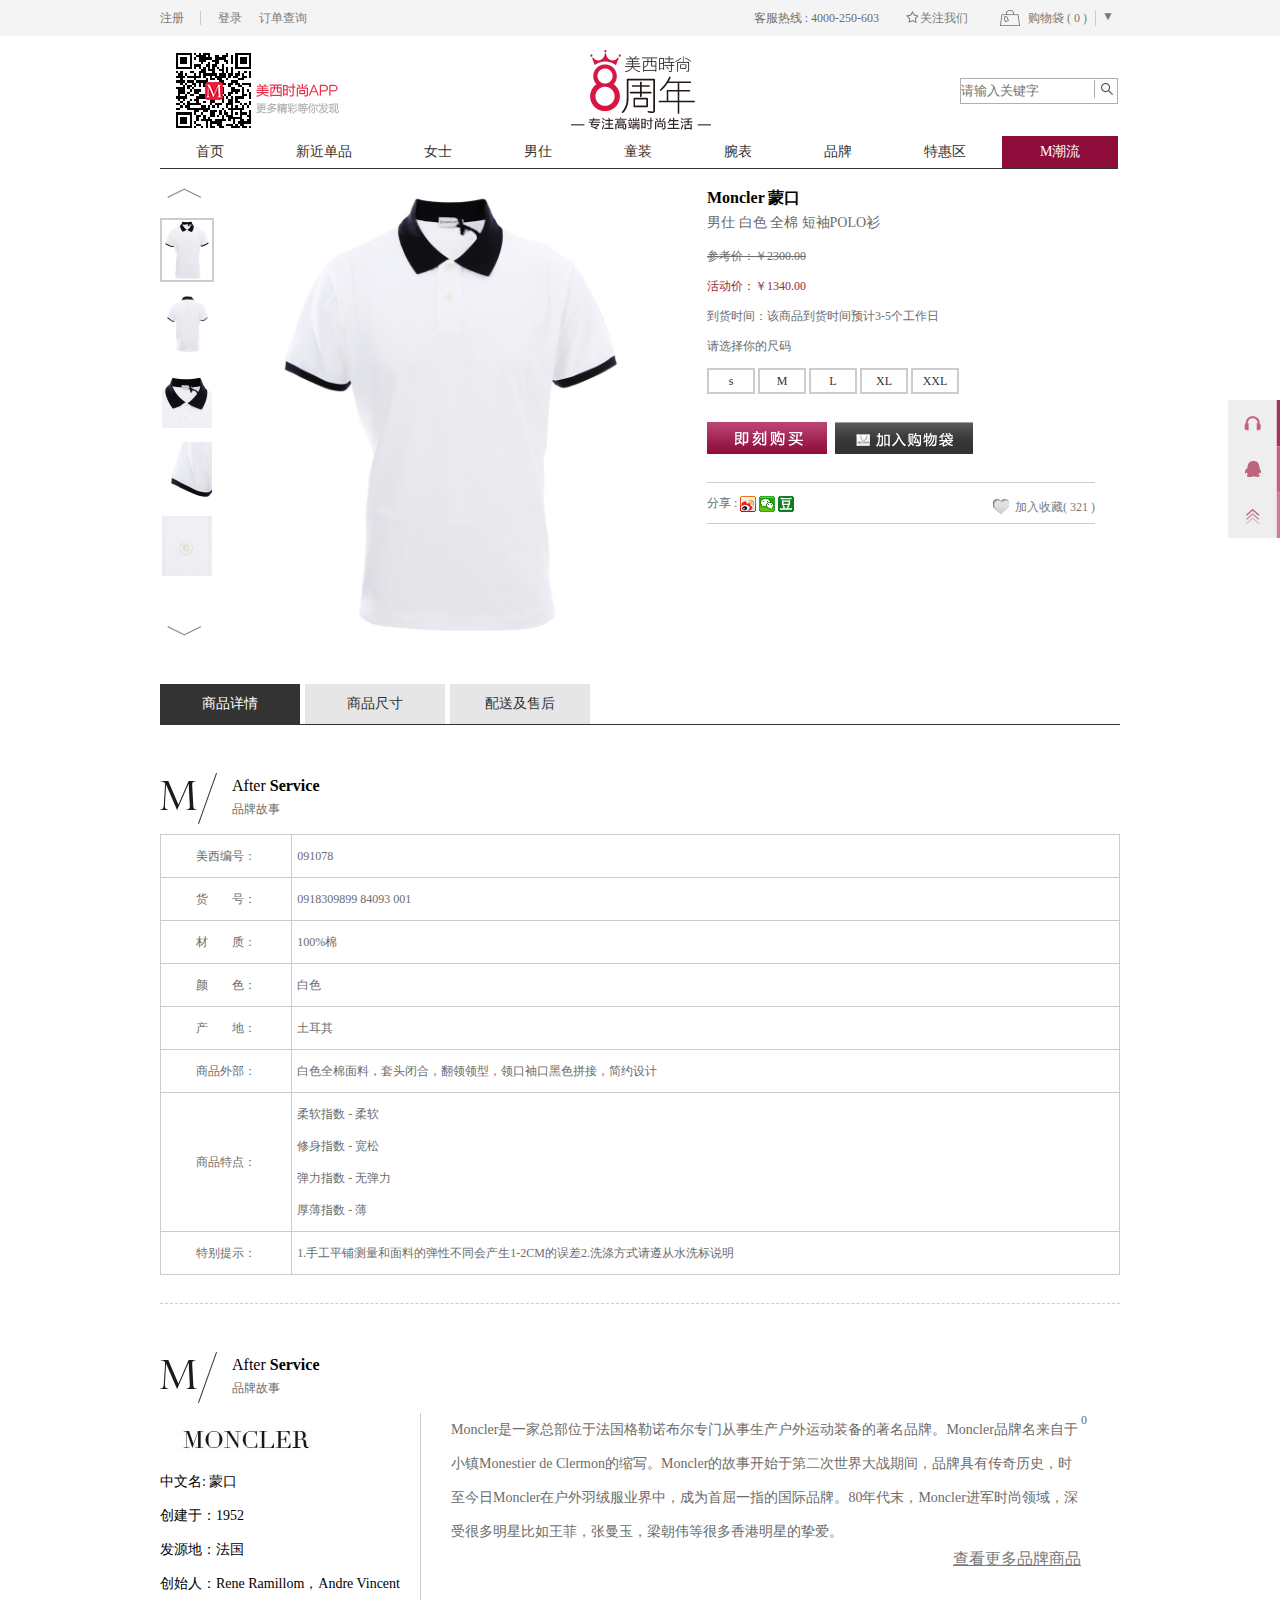
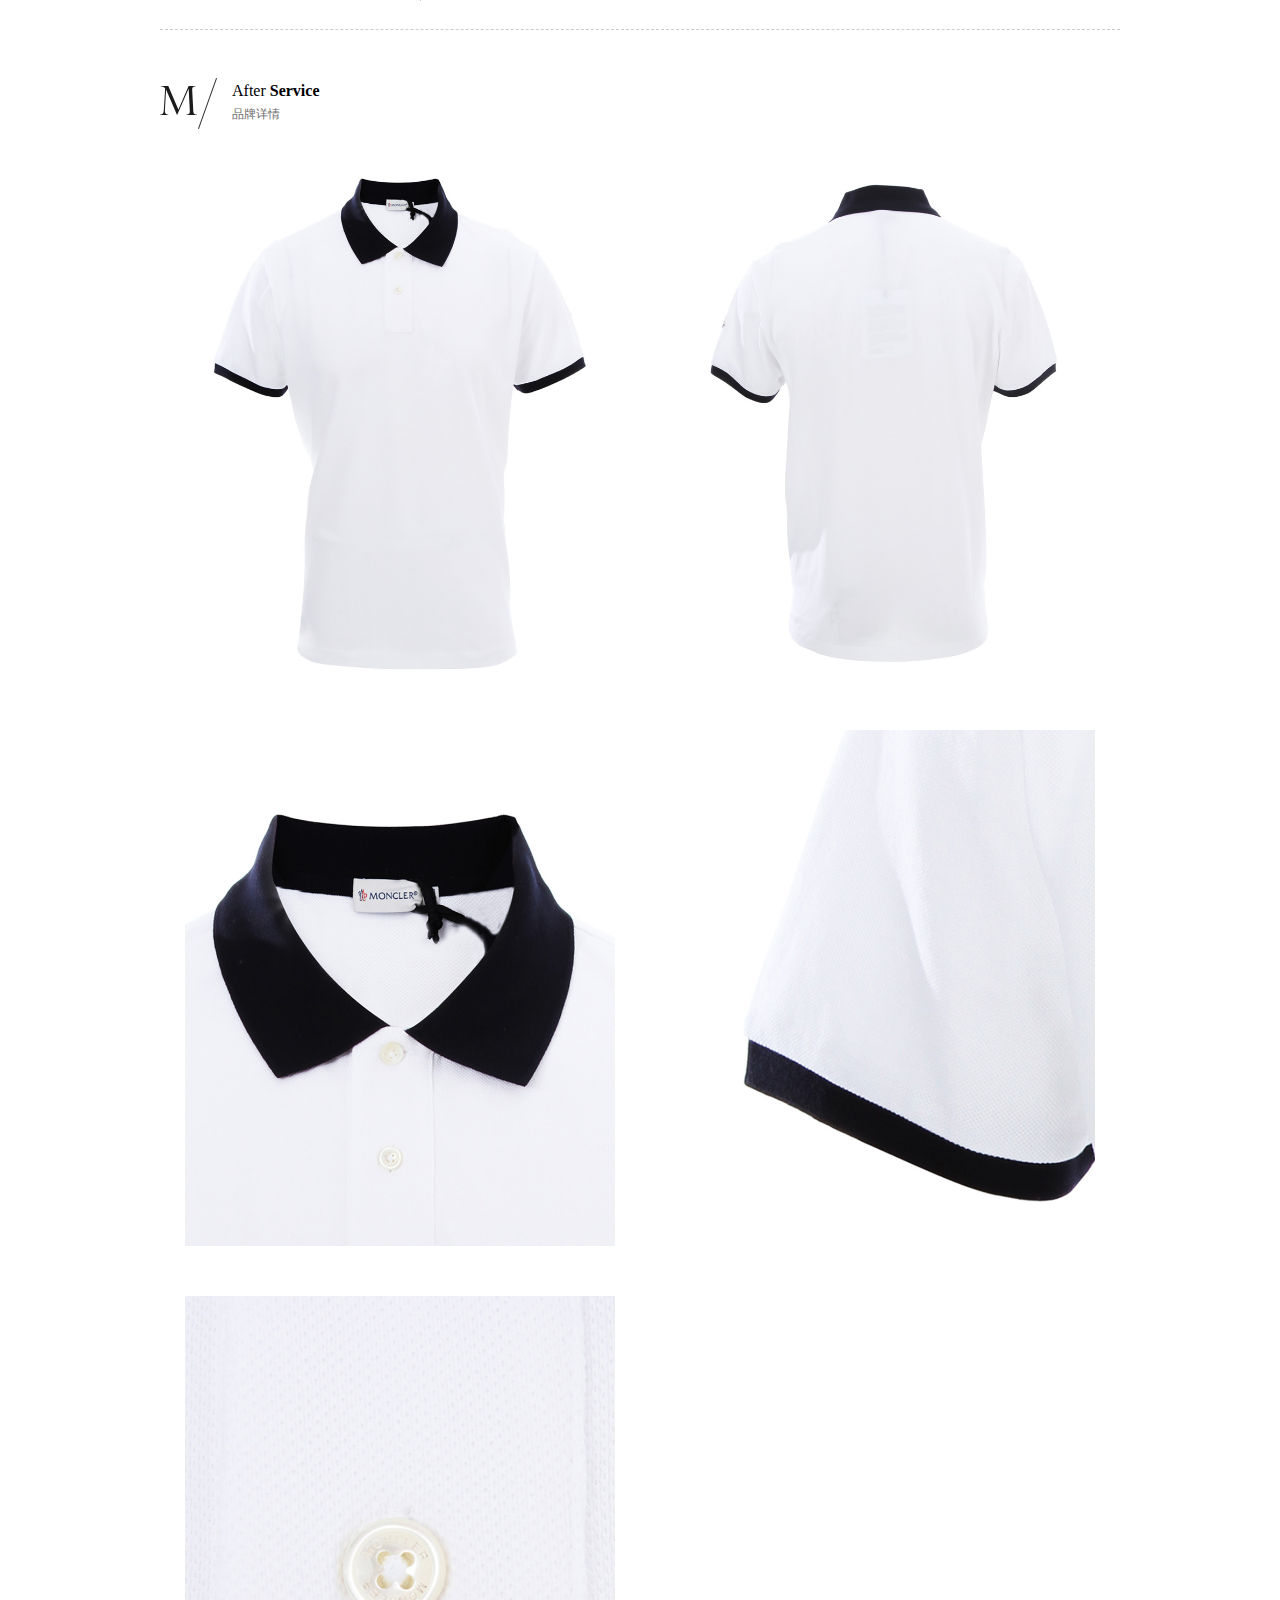
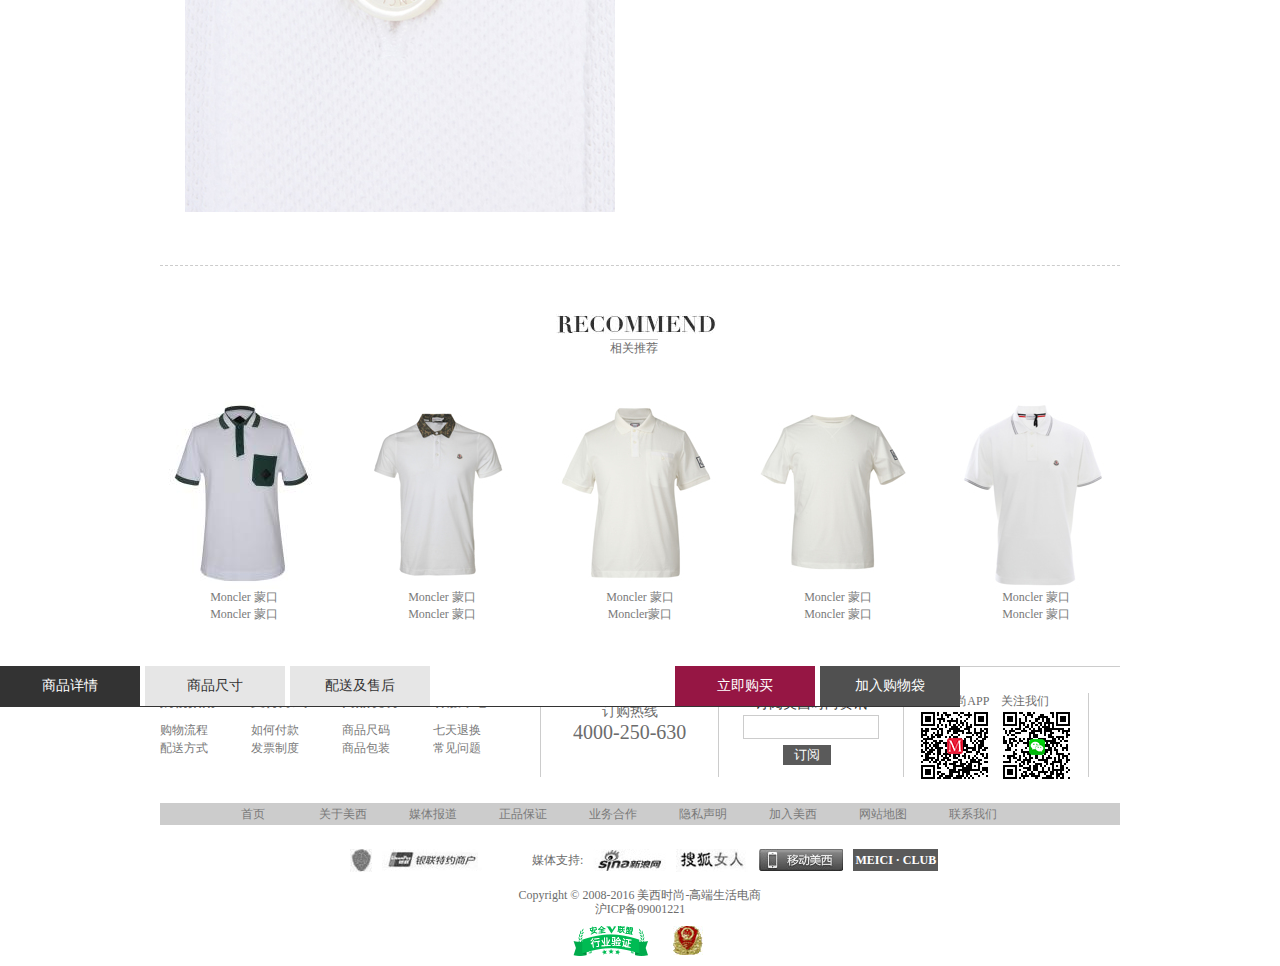
<file: html/details.html>
<!DOCTYPE html>
<html lang="en">
<head>
	<meta charset="UTF-8">
	<title>详情</title>
	<link rel="stylesheet" href="../css/base.css"/>
	<link rel="stylesheet" href="../css/common.css"/>
	<link rel="stylesheet" href="../css/details.css"/>
	<script src="../assets/jquery-1.12.0.js"></script>
	<script src="../js/common.js"></script>
	<script src="../js/details.js"></script>
	
	
</head>
<body>
<!--*********************公共头部***************************
<!--*********************header**************************-->
<div class="header">
	<!--*********************headerBar***********************-->
	<div class="headBar">
		<div class="head">
			<div class="headLeft">
				<a href="register.html" class="head_enroll">注册</a>
				<a href="login.html" class="head_enter">登录</a>
				<a href="#" class="indent">订单查询</a>
			</div>
			<div class="headRight">
				<div class="hotLine">客服热线 : 4000-250-603</div>
				<div class="fousUs">
					<span></span>
					<a href="#">关注我们</a>
					<ul class="fousUs_link">
						<li><a href="#"><img src="../img/fou_sina.gif"/>新浪微博</a></li>
						<li><a href="#"><img src="../img/fou_wechat.gif"/>美西微信</a></li>
					</ul>
				</div>
				<div class="shoppingCart">
					<a class="shopping" href="#">
						<div class="cartLeft">
							<span class="shopping_bg"></span>
							<i>购物袋 (&nbsp;<span>0</span>&nbsp;)</i>
						</div>
						<div class="cartRight">▼</div>
					</a>
					<div class="cartList">你的购物车是空的</div>
				</div>
			</div>
		</div>
	</div>
	<!--*********************headList**********-->
	<div class="headList">
		<!--***************二维码*********-->
		<div class="maBox">
			<a href="#"><img src="../img/yard01.png"/></a>
			<img src="../img/ewm_txt.png" class="maTips"/>
		</div>
		<!--***************logo*********-->
		<div class="logo">
			<a href="../index.html"><img src="../img/eightLogo.gif"/></a>
		</div>
		<!--***************搜索*********-->
		<div class="search">
			<input type="text" placeholder="请输入关键字" id="searchTxt" />
			<input type="button" id="searchBtn"/>
		</div>
		<ul class="headNav">
			<li class="Nav"><a href="#">首页</a></li>
			<li class="Nav"><a href="#">新近单品</a>
				<div class="home">
					<div class="home_left">
						<p><a href="#">今日上新</a></p>
						<p><a href="#">昨日上新</a></p>
						<p><a href="#">本周上新</a></p>
						<span class="newon"><a href="#">所有男仕新品</a></span>
						<span><a href="#">所有女士新品</a></span>
					</div>
					<ul class="Navlist">
						<h4>男仕&nbsp;&nbsp;Man</h4>
						<li><a href="#">包袋&nbsp;&nbsp;Bags</a></li>
						<li><a href="#">配饰&nbsp;&nbsp;Accessories</a></li>
						<li><a href="#">鞋履&nbsp;&nbsp;Shoes</a></li>
						<li><a href="#">服装&nbsp;&nbsp;Clothes</a></li>
					</ul>
					<ul class="Navlist">
						<h4>女士&nbsp;&nbsp;Woman</h4>
						<li><a href="#">包袋&nbsp;&nbsp;Bags</a></li>
						<li><a href="#">配饰&nbsp;&nbsp;Accessories</a></li>
						<li><a href="#">鞋履&nbsp;&nbsp;Shoes</a></li>
						<li><a href="#">服装&nbsp;&nbsp;Clothes</a></li>
					</ul>
					<div class="recommend">
						<h4>今日推荐单品</h4>
						<dl>
							<dt><a href="#"><img src="../img/index-nav01.jpg"></a></dt>
							<dd><a href="#">Giuseppe Zanotti 朱塞... GIUSEPPE ZANOTTI DESIGN 漆皮 男仕 系代谢</a></dd>
						</dl>
						<dl>
							<dt><a href="#"><img src="../img/index-nav02.jpg"></a></dt>
							<dd><a href="#">Bottega Veneta 葆蝶家 女士 瓷粉色 牛皮 手提包</a></dd>
						</dl>
						<dl>
							<dt><a href="#"><img src="../img/index-nav03.jpg"></a></dt>
							<dd><a href="#">Versace 范思哲 牛皮 男仕 平底鞋</a></dd>
						</dl>
					</div>
				</div>
			</li>
			<li class="Nav"><a href="#">女士</a>
				<div class="home">
					<ul class="Navlist">
						<h4>包袋&nbsp;&nbsp;Bags</h4>
						<li><a href="#">所有包袋</a></li>
						<li><a href="#">手提包&nbsp;&nbsp;Totes</a></li>
						<li><a href="#">单肩包&nbsp;&nbsp;Shoulder Bags</a></li>
						<li><a href="#">斜挎包&nbsp;&nbsp;Messenger Bags</a></li>
						<li><a href="#">手拿包&nbsp;&nbsp;Clutch Bags</a></li>
						<li><a href="#">旅行包&nbsp;&nbsp;Travel Bags</a></li>
						<span class="sku"><a href="#">所有女士新品</a></span>
					</ul>
					<ul class="Navlist">
						<h4>配饰&nbsp;&nbsp;Accessories</h4>
						<li><a href="#">所有配饰</a></li>
						<li><a href="#">钱包&nbsp;&nbsp;Wallets</a></li>
						<li><a href="#">手表&nbsp;&nbsp;Watches</a></li>
						<li><a href="#">太阳眼镜&nbsp;&nbsp;Sunglasses</a></li>
						<li><a href="#">饰品&nbsp;&nbsp;Jewelry</a></li>
						<li><a href="#">腰带&nbsp;&nbsp;Belts</a></li>
						<li><a href="#">围巾&nbsp;&nbsp;Scarf</a></li>
						<li><a href="#">数码周边&nbsp;&nbsp;Technology</a></li>
						<li><a href="#">小配件&nbsp;&nbsp;Small Acc.</a></li>
					</ul><ul class="Navlist">
						<h4>鞋履&nbsp;&nbsp;Shoes</h4>
						<li><a href="#">所有鞋履</a></li>
						<li><a href="#">平底鞋&nbsp;&nbsp;Flat Shoes</a></li>
						<li><a href="#">高跟鞋&nbsp;&nbsp;Pumps</a></li>
						<li><a href="#">靴子&nbsp;&nbsp;Boots</a></li>
					</ul>
					<ul class="Navlist">
						<h4>服装&nbsp;&nbsp;Clothes</h4>
						<li><a href="#">所有服装</a></li>
						<li><a href="#">卫衣&nbsp;&nbsp;Hoodies</a></li>
						<li><a href="#">衬衫&nbsp;&nbsp;Shirt</a></li>
						<li><a href="#">针织/毛衫&nbsp;&nbsp;Lnit/Sweater</a></li>
						<li><a href="#">夹克&nbsp;&nbsp;Jacket</a></li>
						<li><a href="#">大衣/风衣&nbsp;&nbsp;Coat/Dust Coat</a></li>
						<li><a href="#">半裙&nbsp;&nbsp;Shirts</a></li>
						<li><a href="#">连衣裙&nbsp;&nbsp;Dresses</a></li>
						<li><a href="#">牛仔&nbsp;&nbsp;Denims</a></li>
					</ul>
					<div class="Clothes_shoes">
						<a href="#"><img src="../img/Clothes_shoes01.jpg"/></a>
					</div>
				</div>
			</li>
			<li class="Nav"><a href="#">男仕</a>
				<div class="home">
					<ul class="Navlist">
						<h4>包袋&nbsp;&nbsp;Bags</h4>
						<li><a href="#">所有包袋</a></li>
						<li><a href="#">手提包&nbsp;&nbsp;Totes</a></li>
						<li><a href="#">单肩包&nbsp;&nbsp;Shoulder Bags</a></li>
						<li><a href="#">斜挎包&nbsp;&nbsp;Messenger Bags</a></li>
						<li><a href="#">手拿包&nbsp;&nbsp;Clutch Bags</a></li>
						<li><a href="#">旅行包&nbsp;&nbsp;Travel Bags</a></li>
						<span class="sku"><a href="#">所有男仕新品</a></span>
					</ul>
					<ul class="Navlist">
						<h4>配饰&nbsp;&nbsp;Accessories</h4>
						<li><a href="#">所有配饰</a></li>
						<li><a href="#">钱包&nbsp;&nbsp;Wallets</a></li>
						<li><a href="#">手表&nbsp;&nbsp;Watches</a></li>
						<li><a href="#">太阳眼镜&nbsp;&nbsp;Sunglasses</a></li>
						<li><a href="#">饰品&nbsp;&nbsp;Jewelry</a></li>
						<li><a href="#">腰带&nbsp;&nbsp;Belts</a></li>
						<li><a href="#">围巾&nbsp;&nbsp;Scarf</a></li>
						<li><a href="#">数码周边&nbsp;&nbsp;Technology</a></li>
						<li><a href="#">小配件&nbsp;&nbsp;Small Acc.</a></li>
					</ul>
					<ul class="Navlist">
						<h4>鞋履&nbsp;&nbsp;Shoes</h4>
						<li><a href="#">所有鞋履</a></li>
						<li><a href="#">平底鞋&nbsp;&nbsp;Flat Shoes</a></li>
						<li><a href="#">休闲谢&nbsp;&nbsp;Casual S...</a></li>
						<li><a href="#">正装鞋&nbsp;&nbsp;Business...</a></li>
					</ul>
					<ul class="Navlist">
						<h4>服装&nbsp;&nbsp;Clothes</h4>
						<li><a href="#">所有服装</a></li>
						<li><a href="#">卫衣&nbsp;&nbsp;Hoodies</a></li>
						<li><a href="#">T恤&nbsp;&nbsp;POLO T-Shirt/POLO</a></li>
						<li><a href="#">衬衫&nbsp;&nbsp;Shirt</a></li>
						<li><a href="#">西装套装&nbsp;&nbsp;Suit</a></li>
						<li><a href="#">夹克&nbsp;&nbsp;Jacket</a></li>
						<li><a href="#">大衣/风衣&nbsp;&nbsp;Coat/Dust Coat</a></li>
						<li><a href="#">羽绒服/棉服&nbsp;&nbsp;Down Jacket</a></li>
						<li><a href="#">休闲裤&nbsp;&nbsp;Casual Pants</a></li>
						<li><a href="#">牛仔&nbsp;&nbsp;Denims</a></li>
					</ul>
					<div class="Clothes_shoes">
						<a href="#"><img src="../img/Clothes_shoes02.jpg"/></a>
					</div>
				</div>
			</li>
			<li class="Nav"><a href="#">童装</a>
				<div class="home">
					<ul class="Navlist">
						<h4>儿童</h4>
						<li><a href="#">T恤/POLO T-Shirt/POLO</a></li>
						<li><a href="#">衬衫&nbsp;&nbsp;Shirt</a></li>
						<li><a href="#">卫衣&nbsp;&nbsp;Hoodies</a></li>
						<li><a href="#">羽绒服/棉服&nbsp;&nbsp;Down Jacket</a></li>
						<li><a href="#">连衣裙&nbsp;&nbsp;Dresses</a></li>
						<li><a href="#">休闲裤&nbsp;&nbsp;Casual Pants</a></li>
						<span class="sku"><a href="#">所有童装商品</a></span>
					</ul>
					<ul class="Navlist">
						<h4>热门品牌</h4>
						<li><a href="#">Gucci&nbsp;古驰</a></li>
						<li><a href="#">Kenzo&nbsp;高田贤三</a></li>
						<li><a href="#">Little Dickins & jones</a></li>
						<li><a href="#">RIDERS ON THE STORM</a></li>
					</ul>
					<div class="recommend">
						<h4>今日推荐单品</h4>
						<dl>
							<dt><a href="#"><img src="../img/kids01.jpg"></a></dt>
							<dd><a href="#">Kenzo 高田贤三<br>Kenzo Baby 棉质 12-16岁<br>少年 卫衣</a></dd>
						</dl>
						<dl>
							<dt><a href="#"><img src="../img/kids01.jpg"></a></dt>
							<dd><a href="#">Kenzo 高田贤三<br>Kenzo Baby 棉质 12-16岁<br>少年 卫衣</a></dd>
						</dl>
						<dl>
							<dt><a href="#"><img src="../img/kids03.jpg"></a></dt>
							<dd><a href="#">Kenzo 高田贤三<br>Kenzo Baby 织物 儿童  系带鞋</a></dd>
						</dl>
					</div>
				</div>
			</li>
			<li class="Nav"><a href="#">腕表</a>
				<div class="home"">
					<div class="home_left">
						<p><a href="#">男仕腕表</a></p>
						<p><a href="#">女士腕表</a></p>
						<p><a href="#">石英表</a></p>
						<p><a href="#">机械表</a></p>
						<span class="newon"><a href="#">所有腕表商品</a></span>
					</div>
					<ul class="Navlist">
						<h4>热门品牌</h4>
						<li><a href="#">sevenfriday</a></li>
						<li><a href="#">Calvin Klein&nbsp;卡尔文·克莱恩</a></li>
						<li><a href="#">Daniel Wellington 丹尼尔·惠灵顿</a></li>
						<li><a href="#">Tissot 天梭</a></li>
						<li><a href="#">OMEGA 欧米茄</a></li>
						<li><a href="#">Longines 浪琴</a></li>
					</ul>
					<div class="recommend">
						<h4>今日推荐单品</h4>
						<dl>
							<dt><a href="#"><img src="../img/biao01.jpg"></a></dt>
							<dd><a href="#">Longines 浪琴<br>瑰丽系列 钢带 男士 机械表</a></dd>
						</dl>
						<dl>
							<dt><a href="#"><img src="../img/biao02.jpg"></a></dt>
							<dd><a href="#">Longines 浪琴<br>瑰丽系列 钢带 女士 机械表</a></dd>
						</dl>
						<dl>
							<dt><a href="#"><img src="../img/biao03.jpg"></a></dt>
							<dd><a href="#">Tissot 天梭<br>粉彩系列 牛皮 女士 石英表</a></dd>
						</dl>
					</div>
				</div>
			</li>
			<li class="Nav"><a href="#">品牌</a>
				<div class="home">
					<ul class="Navlist">
						<h4>国际大牌 Luxury Brand</h4>
						<li><a href="#">Bottega Veneta 葆蝶家</a></li>
						<li><a href="#">Givenchy 纪梵希</a></li>
						<li><a href="#">Emporio Armani 安普里奥·阿玛尼</a></li>
						<li><a href="#">VERSACE JEANS 范思哲牛仔</a></li>
						<li><a href="#">BVLGARI 宝格丽</a></li>
						<li><a href="#">Miu Miu 缪缪</a></li>
						<li><a href="#">TAG Heuer 豪雅</a></li>
						<li><a href="#">Lanvin 朗凡</a></li>
						<span class="privilege"><a href="#">所有国际大牌商品</a></span>
						<span class="sku"><a href="#">所有设计师品牌商品</a></span>
					</ul>
					<ul class="Navlist">
						<h4>设计师品牌 Designer Brand</h4>
						<li><a href="#">Johnstons 约翰斯顿</a></li>
						<li><a href="#">Merc</a></li>
						<li><a href="#">Dickins & Jones</a></li>
						<li><a href="#">Label Lab</a></li>
						<li><a href="#">Simon Carter</a></li>
						<li><a href="#">SAMO ONDOH</a></li>
						<li><a href="#">CR7 Cristiano Ronaldo</a></li>
						<li><a href="#">sevenfriday</a></li>
					</ul>
					<ul class="brand-pic" style="margin-left:80px;">
						<h4>今日推荐大牌</h4>
						<li><a href="#"><img src="../img/brand-pic01.jpg"/>
							<p>Burberry<br>博柏利</p>
						</a></li>
						<li><a href="#"><img src="../img/brand-pic03.jpg"/>
							<p>Just Cavalli<br>卡沃利</p>
						</a></li>
					</ul>
					<ul class="brand-pic">
						<h4>今日推荐设计师品牌</h4>
						<li><a href="#"><img src="../img/brand-pic02.jpg"/>
							<p>Boy London<br>伦敦男孩</p>
						</a></li>
						<li><a href="#"><img src="../img/brand-pic04.jpg"/>
							<p>LOUIS QUATORZE<br>瑞克朵丝</p>
						</a></li>
					</ul>
				</div>
			</li>
			<li class="Nav"><a href="#">特惠区</a>
				<div class="home"">
					<ul class="Navlist">
						<h4>国际大牌 Luxury Brand</h4>
						<li><a href="#">Bally 巴利</a></li>
						<li><a href="#">Gucci 古驰</a></li>
						<li><a href="#">Balenciaga 巴黎世家</a></li>
						<li><a href="#">Burberry 博柏利</a></li>
						<li><a href="#">Miu Miu 缪缪</a></li>
						<li><a href="#">Dior 迪奥</a></li>
						<li><a href="#">Prada 普拉达</a></li>
						<li><a href="#">Bottega Veneta 葆蝶家</a></li>
						<span class="privilege"><a href="#">所有男士特惠</a></span>
						<span class="sku"><a href="#">所有女士特惠</a></span>
					</ul>
					<div class="youhui">
						<h4>男仕&nbsp;&nbsp;Man</h4>
						<ul>
							<li><a href="#">包袋 Bags</a></li>
							<li><a href="#">配饰 Accessories</a></li>
						</ul>
						<ul>
							<li><a href="#">鞋履 Shoes</a></li>
							<li><a href="#">服装 Clothes</a></li>
						</ul>
						<div class="youhui_pic"><a href="#"><img src="../img/nav-clothing02.jpg"></a></div>
					</div>
					<div class="youhui youhui_set">
						<h4>女士&nbsp;&nbsp;Woman</h4>
						<ul>
							<li><a href="#">包袋 Bags</a></li>
							<li><a href="#">配饰 Accessories</a></li>
						</ul>
						<ul>
							<li><a href="#">鞋履 Shoes</a></li>
							<li><a href="#">服装 Clothes</a></li>
						</ul>
						<div class="youhui_pic"><a href="#"><img src="../img/nav-clothing01.jpg"></a></div>
					</div>
				</div>
			</li>
			<li class="Nav"><a href="#" class="Mliu">M潮流</a></li>
		</ul>
	</div>
</div>
<!--*********************product***************************-->
<div class="product">
	<div class="pro">
		<div class="proList">
			<ul>
			<li style="border:2px solid #ccc;""><img id="model" src="../img/details/cunyi01.jpg"/></li>
			<li><img src="../img/details/cunyi02.jpg"/></li>
			<li><img src="../img/details/cunyi03.jpg"/></li>
			<li><img src="../img/details/cunyi04.jpg"/></li>
			<li><img src="../img/details/cunyi05.jpg"/></li>
			</ul>
			<span class="proTopJt"></span>
			<span class="proBomJt"></span>
		</div>
		<div class="pro-pic">
			<img style="z-index:5;" src="../img/details/cunyi01.jpg"/>
			<img src="../img/details/cunyi02.jpg"/>
			<img src="../img/details/cunyi03.jpg"/>
			<img src="../img/details/cunyi04.jpg"/>
			<img src="../img/details/cunyi05.jpg"/>
			<div class="fangda"></div>
		</div>
		<div class="setBig">
			<img style="z-index:5;" src="../img/details/cunyi01.jpg"/>
			<img src="../img/details/cunyi02.jpg"/>
			<img src="../img/details/cunyi03.jpg"/>
			<img src="../img/details/cunyi04.jpg"/>
			<img src="../img/details/cunyi05.jpg"/>
		</div>
	<!--*********************pro-tips***************************-->
		<div class="pro-tips">
			<h3>Moncler 蒙口<br><span>男仕 白色 全棉 短袖POLO衫</span></h3>
			<p class="huaxian">
				参考价：￥2300.00
			</p>
			<p class="xianjia">
				活动价：￥<span id="money">1340.00</span>
			</p>
			<p>
				到货时间：该商品到货时间预计3-5个工作日                   	
			</p>
			<p>
				请选择你的尺码
			</p>
			<p class="size">
				<span>s</span>
				<span>M</span>
				<span>L</span>
				<span>XL</span>
				<span class="size-xxl">XXL</span>
			</p>
			<p class="pro-Buy">
				<button class="goumai"></button>
				<button class="gouwudai"></button>
			</p>
			<p class="share">
				<b>分享 : </b>
				<a class="shSina" href="#"></a>
				<a class="shWeixin" href="#"></a>
				<a class="shDou" href="#"></a>
				<a class="shoucan" href="#">加入收藏( <i>321</i> )</a>
			</p>
		</div>
	</div>
	<div> 
		<div class="details-msg">
			<ul class="pro-msg">
				<li class="msgFirst">商品详情</li>
				<li>商品尺寸</li>
				<li>配送及售后</li>
			</ul>
		</div>
	<!--****************pro-content********************-->
	
	<div id="pro-content">
		<!--****************proInfo********************-->
	
		<div class="proInfo">
			<div class="proConBox">
				<div class="tabTitle"><p class="t_m5"></p><p><b><i>After</i>&nbsp;Service</b>品牌故事</p></div>
				<table class="proTab" cellspacing="0">
					<tr>
						<td class="tabLeft">美西编号：</td>
						<td>091078</td>
					</tr>
					<tr>
						<td class="tabLeft">货　　号：</td>
						<td>0918309899 84093 001</td>
					</tr>
					<tr>
						<td class="tabLeft">材　　质：</td>
						<td>100%棉</td>
					</tr>
					<tr>
						<td class="tabLeft">颜　　色：</td>
						<td>白色</td>
					</tr>
					<tr>
						<td class="tabLeft">产　　地：</td>
						<td>土耳其</td>
					</tr>
					<tr>
						<td class="tabLeft">商品外部：</td>
						<td>白色全棉面料，套头闭合，翻领领型，领口袖口黑色拼接，简约设计</td>
					</tr>
					<tr>
						<td class="tabLeft">商品特点：</td>
						<td>柔软指数 - 柔软<br />修身指数 - 宽松<br />弹力指数 - 无弹力<br />厚薄指数 - 薄</td>
					</tr>
					<tr>
						<td class="tabLeft">特别提示：</td>
						<td>1.手工平铺测量和面料的弹性不同会产生1-2CM的误差2.洗涤方式请遵从水洗标说明</td>
					</tr>
				</table>
			</div>
			<div class="proConBox">
				<div class="tabTitle"><p class="t_m5"></p><p><b><i>After</i>&nbsp;Service</b>品牌故事</p></div>
				<div class="story">
					<div class="moncler">
						<p>
							<img src="../img/details/35.jpg" alt=""/>
						</p>
						<p>中文名: 蒙口</p>
						<p>创建于：1952</p>
						<p>发源地：法国</p>
						<p>创始人：Rene Ramillom，Andre Vincent</p>
					</div>
					<div class="jianjie">
						<p>
							Moncler是一家总部位于法国格勒诺布尔专门从事生产户外运动装备的著名品牌。Moncler品牌名来自于小镇Monestier de Clermon的缩写。Moncler的故事开始于第二次世界大战期间，品牌具有传奇历史，时至今日Moncler在户外羽绒服业界中，成为首屈一指的国际品牌。80年代末，Moncler进军时尚领域，深受很多明星比如王菲，张曼玉，梁朝伟等很多香港明星的挚爱。
						</p>
                    	<a class="moreBrandCon" href="/brands/Moncler.html" target="_blank">查看更多品牌商品</a>
					</div>0
				</div>
			</div>
			<div class="proConBox">
				<div class="tabTitle"><p class="t_m5"></p><p><b><i>After</i>&nbsp;Service</b>品牌详情</p></div>
				<div class="picXq">
					<img src="../img/details/cunyi01.jpg"/>
					<img src="../img/details/cunyi02.jpg"/>
					<img src="../img/details/cunyi03.jpg"/>
					<img src="../img/details/cunyi04.jpg"/>
					<img src="../img/details/cunyi05.jpg"/>
				</div>
			</div>
		</div>
		
		<!--****************proChi********************-->
		<div class="proChi">
			<div class="tabTitle"><p class="t_m4"></p><p><b><i>Product</i>&nbsp;Size</b>商品尺寸</p></div>
			<div class="proConBox">
				<div class="womenChi'">
					<div class="chiTu">
						<img src="../img/details/14.jpg" alt="">
						<span class="biaoshi1">衣<br>长</span>
						<span class="biaoshi2">肩宽</span>
						<span class="biaoshi3">胸围</span>
						<span class="biaoshi4">袖<br>长</span>

					</div>
					<div class="pro_size">
						<table  width=100% class="chiCun">
							<th><span>原始尺码</span></th>
							<th><span>中国尺码</span></th>
							<th><span>肩宽</span></th>
							<th><span>胸围</span></th>
							<th><span>衣长</span></th>
							<th><span>袖长</span></th>
							<tr>
								<td><span>L</span></td>
								<td><span>L</span></td>
								<td><span>45</span></td>
								<td><span>112</span></td>
								<td><span>74</span></td>
								<td><span>20</span></td>
							</tr>
							<tr>
								<td><span>M</span></td>
								<td><span>M</span></td>
								<td><span>44</span></td>
								<td><span>110</span></td>
								<td><span>73</span></td>
								<td><span>19</span></td>
							</tr>
							<tr>
								<td><span>S</span></td>
								<td><span>S</span></td>
								<td><span>43</span></td>
								<td><span>107</span></td>
								<td><span>72</span></td>
								<td><span>18</span></td>
							</tr>
							<tr>
								<td><span>XL</span></td>
								<td><span>XL</span></td>
								<td><span>46</span></td>
								<td><span>114</span></td>
								<td><span>75</span></td>
								<td><span>21</span></td>
							</tr>
							<tr>
								<td><span>XXL</span></td>
								<td><span>XXL</span></td>
								<td><span>47</span></td>
								<td><span>116</span></td>
								<td><span>76</span></td>
								<td><span>22</span></td>
							</tr>
							</table>
							<p>
								*服装尺寸为手动测量，可能存在1-2cm误差，测量单位为cm
							</p>
						</div>
	
				</div>
				<div class="manChi'">
					<table width="100%" class="chiCun">
						<tr>
							<td colspan="7"><span><b>男仕上装尺码对照表</b></span></td>
						</tr>
						<tr>
							<td><span>&nbsp;</span></td>
							<td><span>S</span></td>
							<td><span>M</span></td>
							<td><span>L</span></td>
							<td><span>XL</span></td>
							<td><span>XXL</span></td>
							<td><span>XXXL</span></td>
						</tr>
						<tr>
							<td><span>服装尺码</span></td>
							<td><span>46</span></td>
							<td><span>48</span></td>
							<td><span>50</span></td>
							<td><span>52</span></td>
							<td><span>54</span></td>
							<td><span>56</span></td>
						</tr>
						<tr>
							<td><span>中国号型</span></td>
							<td><span>165/80A</span></td>
							<td><span>170/84A</span></td>
							<td><span>175/88A</span></td>
							<td><span>180/92A</span></td>
							<td><span>185/96A</span></td>
							<td><span>190/100A</span></td>
						</tr>
						<tr>
							<td><span>胸围(cm)</span></td>
							<td><span>82-85</span></td>
							<td><span>86-89</span></td>
							<td><span>90-93</span></td>
							<td><span>94-97</span></td>
							<td><span>98-102</span></td>
							<td><span>103-107</span></td>
						</tr>
						<tr>
							<td><span>腰围(cm)</span></td>
							<td><span>72-75</span></td>
							<td><span>76-79</span></td>
							<td><span>80-84</span></td>
							<td><span>85-88</span></td>
							<td><span>89-92</span></td>
							<td><span>93-96</span></td>
						</tr>
						<tr>
							<td><span>肩宽(cm)</span></td>
							<td><span>42</span></td>
							<td><span>44</span></td>
							<td><span>46</span></td>
							<td><span>48</span></td>
							<td><span>50</span></td>
							<td><span>52</span></td>
						</tr>
						<tr>
							<td><span>身高(cm)</span></td>
							<td><span>163/167</span></td>
							<td><span>168/172</span></td>
							<td><span>173/177</span></td>
							<td><span>178/182</span></td>
							<td><span>182/187</span></td>
							<td><span>187/190</span></td>
						</tr>
					</table>
				</div>
			</div>
		</div>
		<!--****************shipping********************-->
		<div class="shipping">
			 <div class="proConBox">
                <div class="tabTitle"><p class="t_m5"></p><p><b>Shipping</b>配送</p></div>
                <h5>配送方式：</h5>
                <p>为了给您提供快捷、可靠的快递服务，我们选择全球最具规模的快递公司-顺丰快递为您配送。若您选择货到付款，需加收2%的手续费，注册并验证后可免手续费。</p>
                <p>如遇超出配送范围的地址，您亦可选择网络覆盖范围最广的中国邮政速递物流-EMS。</p>
                <p>若您身处上海，也可以到美西时尚的实体展厅前来挑选购买，支持现场刷卡和现金支付。</p>
            </div>
            <div class="proConBox">
                <div class="tabTitle"><p class="t_m4"></p><p><b><i>After</i>&nbsp;Service</b>售后服务</p></div>
                <h5>1.退换货政策：</h5>
                <p>美西秉承“轻松享受奢华”的服务理念，希望您所购买的商品都是最满意的。因此当您在收到商品觉得不满意时，我们会竭诚为您提供退换货服务。</p>
                <p>（1）商品发货后自签收之日起的七日内，若对商品质量有任何不满意，都可以联系我们要求退换货；由于个人原因不喜欢商品，退货运费由买家承担。一个订单，只提供一次退换货服务。</p>
                <p>（2）商品发货后自签收之日起的七日之后，我们将不再提供任何退换货服务。</p>
                <p>（3）请保证美西安全封绳的完好无损，退换的商品没有被使用过，并带有所有商品相关配件，包括说明书、身份证卡、防尘袋、包装盒等。</p>
                <p>（4）如果商品是一个系列中的一件，退换时需要包括整个系列。</p>
                <p>（5）特殊商品（见特别提示）非因质量问题不予退换货 。</p>
                <p>（6）参与活动的商品，非因质量问题不予退换货。</p>
                <p>（7）商品因人为使用不当导致得损坏及使用中造成的正常磨损：例如商品上的金属制品使用后出现氧化、褪色等情况不予退换货。</p>
                <p>（8）退款服务处理周期：正常退货退款处理周期为自接收到商品之日起5-7个工作日（国家法定假日除外）；</p>
                <p>若货到付款签收商品后，退货退款处理周期为自接收到商品之日起10-15个工作日。</p>
            </div>
			<div style="padding:20px 0;line-height:2;">
                <p>如您有任何问题，欢迎您拨打 4000－250－630 联系我们 。（周一至周五 9：00－21：00   周六至周日 10：00－18：00）</p>
                <p>更多退换货信息，<a href="/services/service.html" target="_blank">点击查看</a></p>
            </div>
		</div>
	</div>
<!--*********************proTuiJian***************************-->
	<div class="proTuiJian">
		<p class="rec"><img src="../img/details/procom.gif"/></p>
		<p><span class="tuijian">相关推荐</span></p>
		<dl class="yiTuiJian">
			<dt class="yiTuiJian-brand"><img src="../img/details/tuijian1.jpg" alt=""></dt>
			<dd class="yiTuiJian-money"><a href="#">
				Moncler 蒙口
					<br>
				Moncler 蒙口
			</a></dd>
		</dl>
		<dl class="yiTuiJian">
			<dt class="yiTuiJian-brand"><img src="../img/details/tuijian2.jpg" alt=""></dt>
			<dd class="yiTuiJian-money"><a href="#">
				Moncler 蒙口
					<br>
				Moncler 蒙口
			</a></dd>
		</dl>
		<dl class="yiTuiJian">
			<dt class="yiTuiJian-brand"><img src="../img/details/tuijian3.jpg" alt=""></dt>
			<dd class="yiTuiJian-money"><a href="#">
				Moncler 蒙口
					<br>
				Moncler蒙口
			</a></dd>
		</dl>
		<dl class="yiTuiJian">
			<dt class="yiTuiJian-brand"><img src="../img/details/tuijian4.jpg" alt=""></dt>
			<dd class="yiTuiJian-money"><a href="#">
				Moncler 蒙口
					<br>
				Moncler 蒙口
			</a></dd>
		</dl>
		<dl class="yiTuiJian rightYi">
			<dt class="yiTuiJian-brand"><img src="../img/details/tuijian5.jpg" alt=""></dt>
			<dd class="yiTuiJian-money"><a href="#">
				Moncler 蒙口
					<br>
				Moncler 蒙口
			</a></dd>
		</dl>
	</div>
</div>
</div>

<!--*********************侧边栏***************************-->
<!--*********************consult***************************-->
<ul class="consult">
	<li><button id="lianXi"></button></li>
	<li><button id="logn"></button></li>
	<li><button id="dingBu"></button></li>
</ul>
<div class="gouwu"style="position:absolute;">
	<ul class="pro-msg">
		<li class="msgFirst">商品详情</li>
		<li>商品尺寸</li>
		<li>配送及售后</li>
	</ul>
	<ul class="pro-jiaru">
		<li class="redBuy">立即购买</li>
		<li class="Buybag">加入购物袋</li>
	</ul>
</div>

<!--*********************公共尾部***************************-->
	<!--*********************End***************************-->
<div class="End">
	<div class="EndMsg">
		<div class="EndLabel">
			<ul class="end_lab">
				<li>
					<h5>购物指南</h5>
					<a href="#">购物流程</a>
					<a href="#">配送方式</a>
				</li>
				<li>
					<h5>支付方式</h5>
					<a href="#">如何付款</a>
					<a href="#">发票制度</a>
				</li>
				<li>
					<h5>商品说明</h5>
					<a href="#">商品尺码</a>
					<a href="#">商品包装</a>
				</li>
				<li>
					<h5>客服中心</h5>
					<a href="#">七天退换</a>
					<a href="#">常见问题</a>
				</li>
			</ul>
			<ul class="end_phone">
				<p style="font-size:14px;">订购热线</p>
				<p>4000-250-630</p>
			</ul>
			<ul class="dingyue">
				<h5>订阅美西时尚资讯</h5>
				<p><input type="text" class="dingTxt"/></p>
				<p><button class="dingBtn">订阅</button></p>
			</ul>
			<ul class="twoMa">
				<li>
					<p>美西时尚APP</p>
					<img src="../img/ma2.png" alt="">
				</li>
				<li>
					<p>关注我们</p>
					<img src="../img/ma1.png" alt="">
				</li>
			</ul>
		</div>
		<ul class="endList">
			<li><a href="#">首页</a></li>
			<li><a href="#">关于美西</a></li>
			<li><a href="#">媒体报道</a></li>
			<li><a href="#">正品保证</a></li>
			<li><a href="#">业务合作</a></li>
			<li><a href="#">隐私声明</a></li>
			<li><a href="#">加入美西</a></li>
			<li><a href="#">网站地图</a></li>
			<li><a href="#">联系我们</a></li>
		</ul>
		<ul class="meiTiList">
			<li>
				<a class="hui" href="#">
				</a>
			</li>
			<li>
				<a class="blank" href="#">
				</a>
			</li>
			<li class="zhichi">
				媒体支持:
			</li>
			<li >
				<a class="sina" href="#">
				</a>
			</li>
			<li >
				<a class="souHu" href="#">
				</a>
			</li>
			<li>
				<a class="moveXi" href="#">
				</a>
			</li>
			<li>
				<a class="club" href="#">
					MEICI · CLUB
				</a>
			</li>
		</ul>
		<div class="webMsg">
			<p>Copyright &copy; 2008-2016 美西时尚-高端生活电商</p>
			<p>沪ICP备09001221</p>
		</div>
		<div class="gongshang">
			<a class="green" href="#"><img src="../img/tubiao.png" alt=""></a>
			<a href="#"><img src="../img/gongshang.jpg" alt=""></a>
		</div>
	</div>
</div>
</body>
</html>
</file>
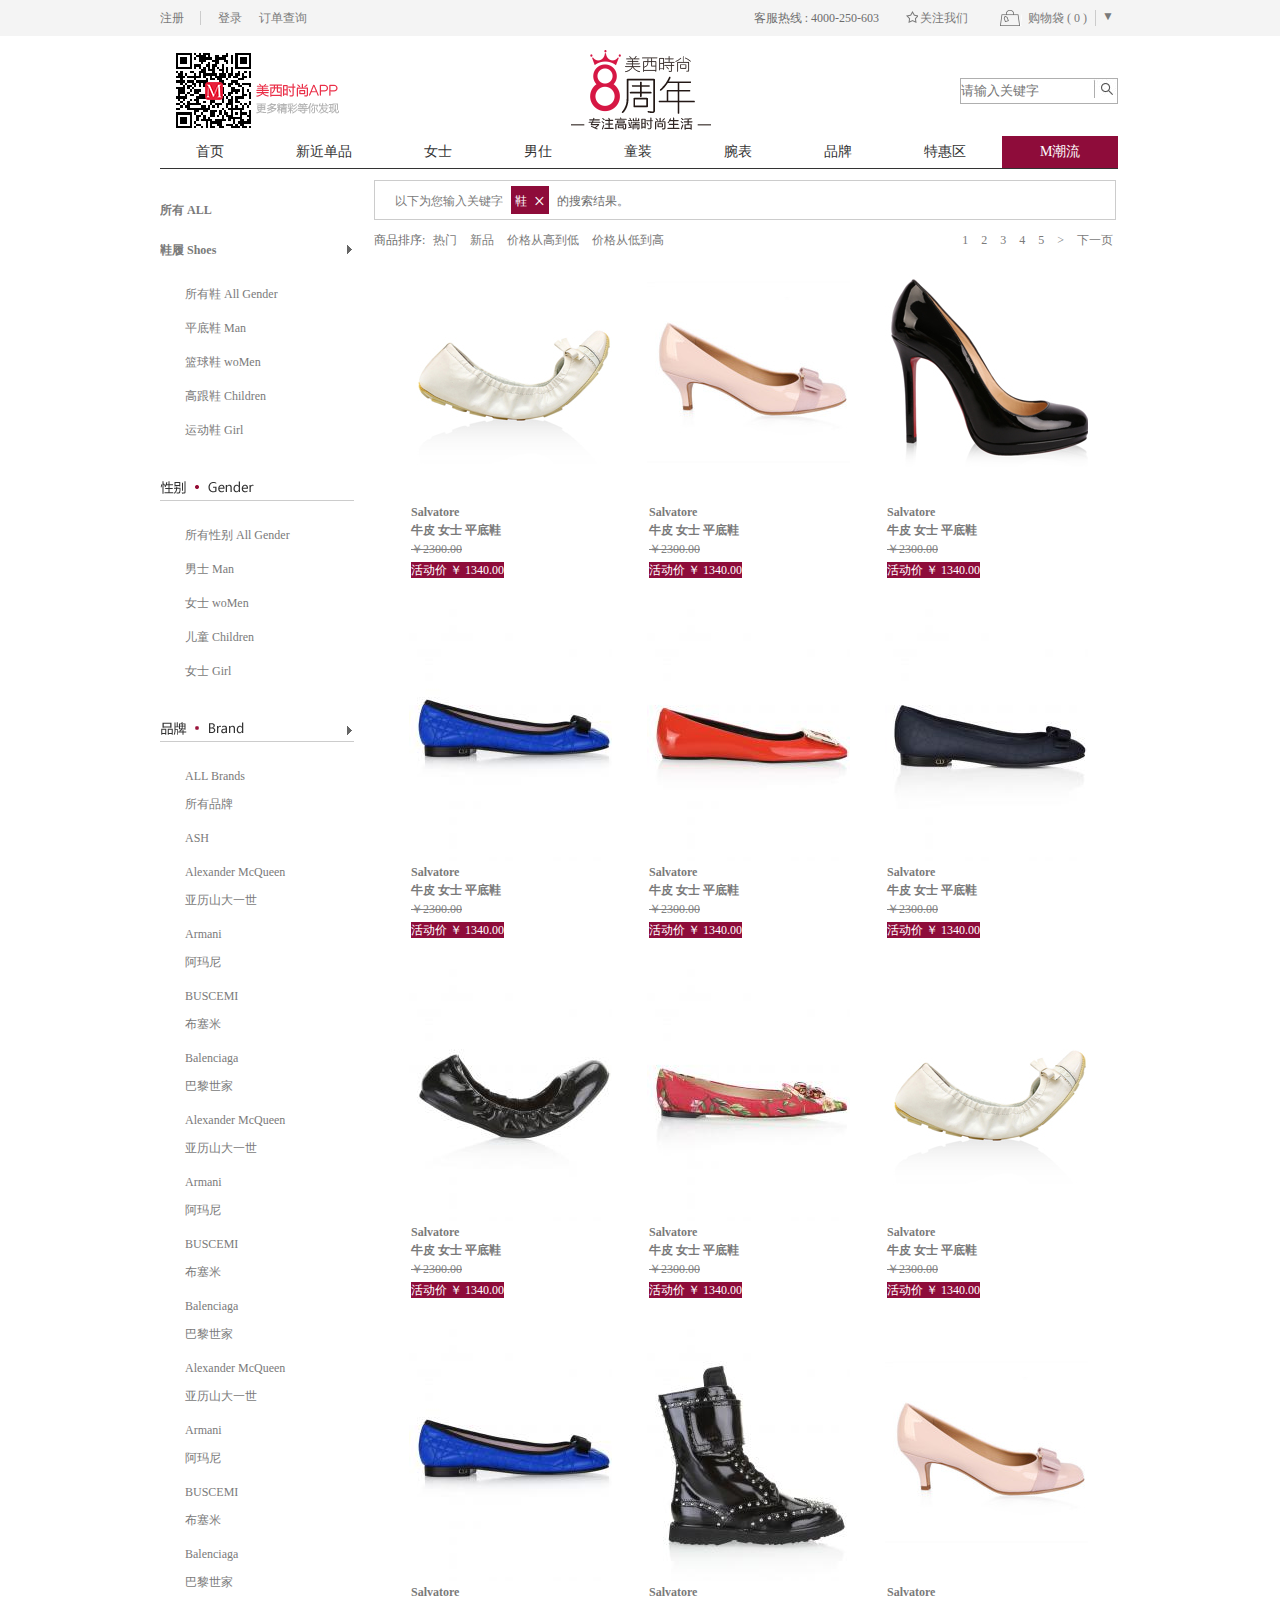
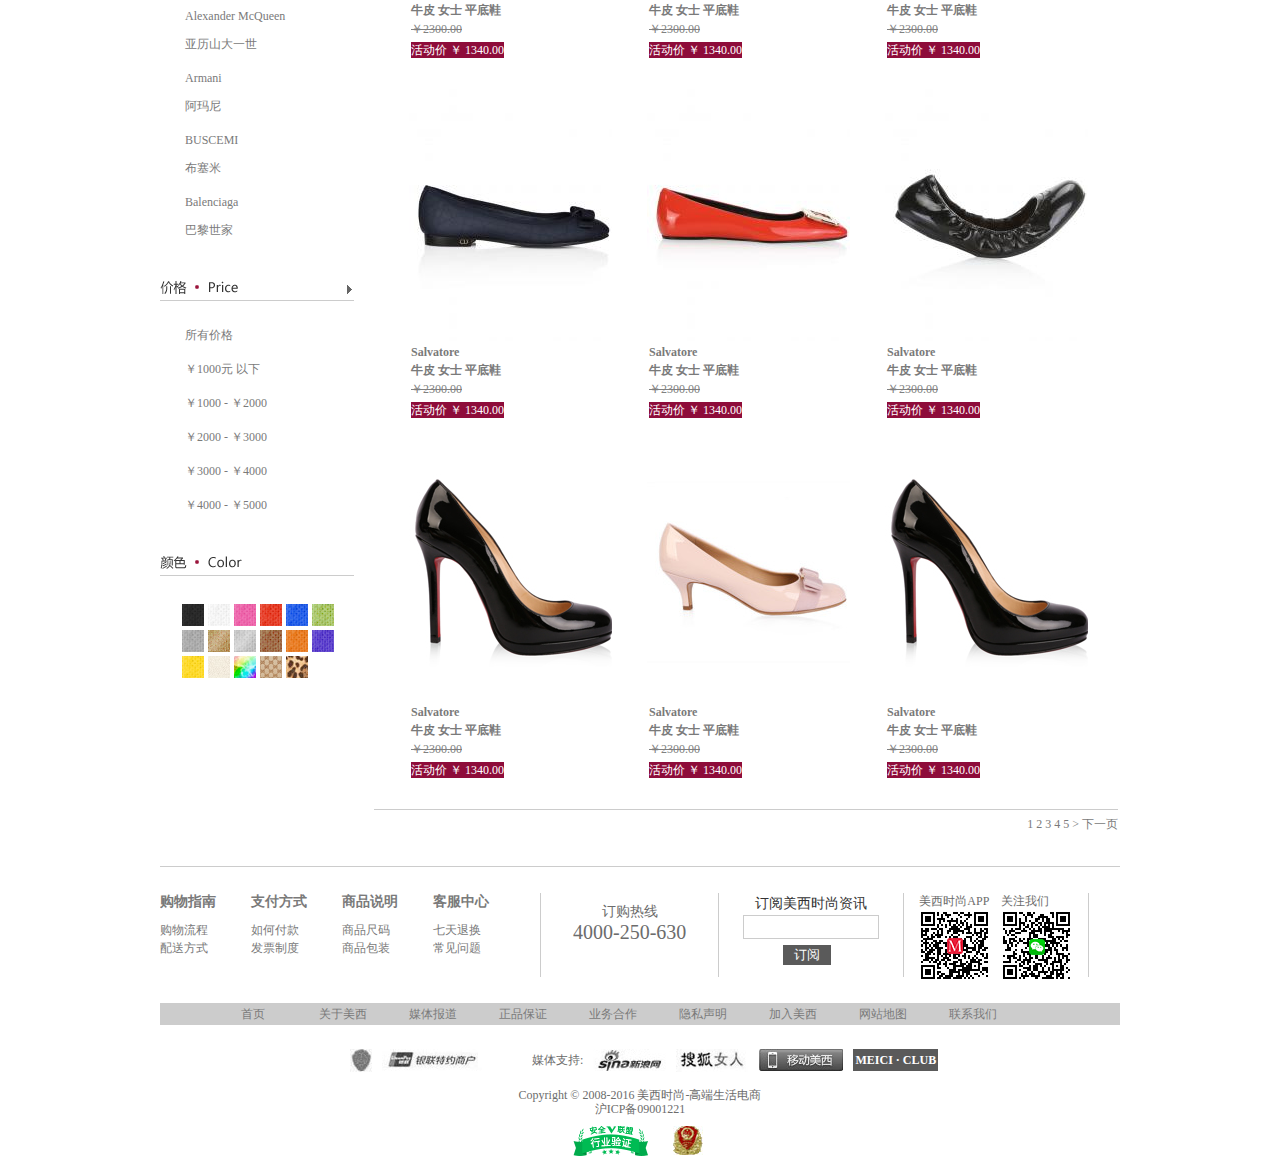
<file: html/list.html>
<!DOCTYPE html>
<html lang="en">
<head>
	<meta charset="UTF-8">
	<title>列表页</title>
	<link rel="stylesheet" href="../css/base.css"/>
	<link rel="stylesheet" href="../css/common.css"/>
	<link rel="stylesheet" href="../css/list.css"/>
	<script src="../assets/jquery-1.12.0.js"></script>
	<script src="../js/list.js"></script>
	<script src="../js/common.js"></script>
	
</head>
<body>
<!--*********************公共头部***************************
<!--*********************header**************************-->
<div class="header">
	<!--*********************headerBar***********************-->
	<div class="headBar">
		<div class="head">
			<div class="headLeft">
				<a href="register.html" class="head_enroll">注册</a>
				<a href="login.html" class="head_enter">登录</a>
				<a href="#" class="indent">订单查询</a>
			</div>
			<div class="headRight">
				<div class="hotLine">客服热线 : 4000-250-603</div>
				<div class="fousUs">
					<span></span>
					<a href="#">关注我们</a>
					<ul class="fousUs_link">
						<li><a href="#"><img src="../img/fou_sina.gif"/>新浪微博</a></li>
						<li><a href="#"><img src="../img/fou_wechat.gif"/>美西微信</a></li>
					</ul>
				</div>
				<div class="shoppingCart">
					<a class="shopping" href="#">
						<div class="cartLeft">
							<span class="shopping_bg"></span>
							<i>购物袋 (&nbsp;<span>0</span>&nbsp;)</i>
						</div>
						<div class="cartRight">▼</div>
					</a>
					<div class="cartList">你的购物车是空的</div>
				</div>
			</div>
		</div>
	</div>
	<!--*********************headList**********-->
	<div class="headList">
		<!--***************二维码*********-->
		<div class="maBox">
			<a href="#"><img src="../img/yard01.png"/></a>
			<img src="../img/ewm_txt.png" class="maTips"/>
		</div>
		<!--***************logo*********-->
		<div class="logo">
			<a href="../index.html"><img src="../img/eightLogo.gif"/></a>
		</div>
		<!--***************搜索*********-->
		<div class="search">
			<input type="text" placeholder="请输入关键字" id="searchTxt" />
			<input type="button" id="searchBtn"/>
		</div>
		<ul class="headNav">
			<li class="Nav"><a href="details.html">首页</a></li>
			<li class="Nav"><a href="#">新近单品</a>
				<div class="home">
					<div class="home_left">
						<p><a href="#">今日上新</a></p>
						<p><a href="#">昨日上新</a></p>
						<p><a href="#">本周上新</a></p>
						<span class="newon"><a href="#">所有男仕新品</a></span>
						<span><a href="#">所有女士新品</a></span>
					</div>
					<ul class="Navlist">
						<h4>男仕&nbsp;&nbsp;Man</h4>
						<li><a href="#">包袋&nbsp;&nbsp;Bags</a></li>
						<li><a href="#">配饰&nbsp;&nbsp;Accessories</a></li>
						<li><a href="#">鞋履&nbsp;&nbsp;Shoes</a></li>
						<li><a href="#">服装&nbsp;&nbsp;Clothes</a></li>
					</ul>
					<ul class="Navlist">
						<h4>女士&nbsp;&nbsp;Woman</h4>
						<li><a href="#">包袋&nbsp;&nbsp;Bags</a></li>
						<li><a href="#">配饰&nbsp;&nbsp;Accessories</a></li>
						<li><a href="#">鞋履&nbsp;&nbsp;Shoes</a></li>
						<li><a href="#">服装&nbsp;&nbsp;Clothes</a></li>
					</ul>
					<div class="recommend">
						<h4>今日推荐单品</h4>
						<dl>
							<dt><a href="#"><img src="../img/index-nav01.jpg"></a></dt>
							<dd><a href="#">Giuseppe Zanotti 朱塞... GIUSEPPE ZANOTTI DESIGN 漆皮 男仕 系代谢</a></dd>
						</dl>
						<dl>
							<dt><a href="#"><img src="../img/index-nav02.jpg"></a></dt>
							<dd><a href="#">Bottega Veneta 葆蝶家 女士 瓷粉色 牛皮 手提包</a></dd>
						</dl>
						<dl>
							<dt><a href="#"><img src="../img/index-nav03.jpg"></a></dt>
							<dd><a href="#">Versace 范思哲 牛皮 男仕 平底鞋</a></dd>
						</dl>
					</div>
				</div>
			</li>
			<li class="Nav"><a href="#">女士</a>
				<div class="home">
					<ul class="Navlist">
						<h4>包袋&nbsp;&nbsp;Bags</h4>
						<li><a href="#">所有包袋</a></li>
						<li><a href="#">手提包&nbsp;&nbsp;Totes</a></li>
						<li><a href="#">单肩包&nbsp;&nbsp;Shoulder Bags</a></li>
						<li><a href="#">斜挎包&nbsp;&nbsp;Messenger Bags</a></li>
						<li><a href="#">手拿包&nbsp;&nbsp;Clutch Bags</a></li>
						<li><a href="#">旅行包&nbsp;&nbsp;Travel Bags</a></li>
						<span class="sku"><a href="#">所有女士新品</a></span>
					</ul>
					<ul class="Navlist">
						<h4>配饰&nbsp;&nbsp;Accessories</h4>
						<li><a href="#">所有配饰</a></li>
						<li><a href="#">钱包&nbsp;&nbsp;Wallets</a></li>
						<li><a href="#">手表&nbsp;&nbsp;Watches</a></li>
						<li><a href="#">太阳眼镜&nbsp;&nbsp;Sunglasses</a></li>
						<li><a href="#">饰品&nbsp;&nbsp;Jewelry</a></li>
						<li><a href="#">腰带&nbsp;&nbsp;Belts</a></li>
						<li><a href="#">围巾&nbsp;&nbsp;Scarf</a></li>
						<li><a href="#">数码周边&nbsp;&nbsp;Technology</a></li>
						<li><a href="#">小配件&nbsp;&nbsp;Small Acc.</a></li>
					</ul><ul class="Navlist">
						<h4>鞋履&nbsp;&nbsp;Shoes</h4>
						<li><a href="#">所有鞋履</a></li>
						<li><a href="#">平底鞋&nbsp;&nbsp;Flat Shoes</a></li>
						<li><a href="#">高跟鞋&nbsp;&nbsp;Pumps</a></li>
						<li><a href="#">靴子&nbsp;&nbsp;Boots</a></li>
					</ul>
					<ul class="Navlist">
						<h4>服装&nbsp;&nbsp;Clothes</h4>
						<li><a href="#">所有服装</a></li>
						<li><a href="#">卫衣&nbsp;&nbsp;Hoodies</a></li>
						<li><a href="#">衬衫&nbsp;&nbsp;Shirt</a></li>
						<li><a href="#">针织/毛衫&nbsp;&nbsp;Lnit/Sweater</a></li>
						<li><a href="#">夹克&nbsp;&nbsp;Jacket</a></li>
						<li><a href="#">大衣/风衣&nbsp;&nbsp;Coat/Dust Coat</a></li>
						<li><a href="#">半裙&nbsp;&nbsp;Shirts</a></li>
						<li><a href="#">连衣裙&nbsp;&nbsp;Dresses</a></li>
						<li><a href="#">牛仔&nbsp;&nbsp;Denims</a></li>
					</ul>
					<div class="Clothes_shoes">
						<a href="#"><img src="../img/Clothes_shoes01.jpg"/></a>
					</div>
				</div>
			</li>
			<li class="Nav"><a href="#">男仕</a>
				<div class="home">
					<ul class="Navlist">
						<h4>包袋&nbsp;&nbsp;Bags</h4>
						<li><a href="#">所有包袋</a></li>
						<li><a href="#">手提包&nbsp;&nbsp;Totes</a></li>
						<li><a href="#">单肩包&nbsp;&nbsp;Shoulder Bags</a></li>
						<li><a href="#">斜挎包&nbsp;&nbsp;Messenger Bags</a></li>
						<li><a href="#">手拿包&nbsp;&nbsp;Clutch Bags</a></li>
						<li><a href="#">旅行包&nbsp;&nbsp;Travel Bags</a></li>
						<span class="sku"><a href="#">所有男仕新品</a></span>
					</ul>
					<ul class="Navlist">
						<h4>配饰&nbsp;&nbsp;Accessories</h4>
						<li><a href="#">所有配饰</a></li>
						<li><a href="#">钱包&nbsp;&nbsp;Wallets</a></li>
						<li><a href="#">手表&nbsp;&nbsp;Watches</a></li>
						<li><a href="#">太阳眼镜&nbsp;&nbsp;Sunglasses</a></li>
						<li><a href="#">饰品&nbsp;&nbsp;Jewelry</a></li>
						<li><a href="#">腰带&nbsp;&nbsp;Belts</a></li>
						<li><a href="#">围巾&nbsp;&nbsp;Scarf</a></li>
						<li><a href="#">数码周边&nbsp;&nbsp;Technology</a></li>
						<li><a href="#">小配件&nbsp;&nbsp;Small Acc.</a></li>
					</ul>
					<ul class="Navlist">
						<h4>鞋履&nbsp;&nbsp;Shoes</h4>
						<li><a href="#">所有鞋履</a></li>
						<li><a href="#">平底鞋&nbsp;&nbsp;Flat Shoes</a></li>
						<li><a href="#">休闲谢&nbsp;&nbsp;Casual S...</a></li>
						<li><a href="#">正装鞋&nbsp;&nbsp;Business...</a></li>
					</ul>
					<ul class="Navlist">
						<h4>服装&nbsp;&nbsp;Clothes</h4>
						<li><a href="#">所有服装</a></li>
						<li><a href="#">卫衣&nbsp;&nbsp;Hoodies</a></li>
						<li><a href="#">T恤&nbsp;&nbsp;POLO T-Shirt/POLO</a></li>
						<li><a href="#">衬衫&nbsp;&nbsp;Shirt</a></li>
						<li><a href="#">西装套装&nbsp;&nbsp;Suit</a></li>
						<li><a href="#">夹克&nbsp;&nbsp;Jacket</a></li>
						<li><a href="#">大衣/风衣&nbsp;&nbsp;Coat/Dust Coat</a></li>
						<li><a href="#">羽绒服/棉服&nbsp;&nbsp;Down Jacket</a></li>
						<li><a href="#">休闲裤&nbsp;&nbsp;Casual Pants</a></li>
						<li><a href="#">牛仔&nbsp;&nbsp;Denims</a></li>
					</ul>
					<div class="Clothes_shoes">
						<a href="#"><img src="../img/Clothes_shoes02.jpg"/></a>
					</div>
				</div>
			</li>
			<li class="Nav"><a href="#">童装</a>
				<div class="home">
					<ul class="Navlist">
						<h4>儿童</h4>
						<li><a href="#">T恤/POLO T-Shirt/POLO</a></li>
						<li><a href="#">衬衫&nbsp;&nbsp;Shirt</a></li>
						<li><a href="#">卫衣&nbsp;&nbsp;Hoodies</a></li>
						<li><a href="#">羽绒服/棉服&nbsp;&nbsp;Down Jacket</a></li>
						<li><a href="#">连衣裙&nbsp;&nbsp;Dresses</a></li>
						<li><a href="#">休闲裤&nbsp;&nbsp;Casual Pants</a></li>
						<span class="sku"><a href="#">所有童装商品</a></span>
					</ul>
					<ul class="Navlist">
						<h4>热门品牌</h4>
						<li><a href="#">Gucci&nbsp;古驰</a></li>
						<li><a href="#">Kenzo&nbsp;高田贤三</a></li>
						<li><a href="#">Little Dickins & jones</a></li>
						<li><a href="#">RIDERS ON THE STORM</a></li>
					</ul>
					<div class="recommend">
						<h4>今日推荐单品</h4>
						<dl>
							<dt><a href="#"><img src="../img/kids01.jpg"></a></dt>
							<dd><a href="#">Kenzo 高田贤三<br>Kenzo Baby 棉质 12-16岁<br>少年 卫衣</a></dd>
						</dl>
						<dl>
							<dt><a href="#"><img src="../img/kids01.jpg"></a></dt>
							<dd><a href="#">Kenzo 高田贤三<br>Kenzo Baby 棉质 12-16岁<br>少年 卫衣</a></dd>
						</dl>
						<dl>
							<dt><a href="#"><img src="../img/kids03.jpg"></a></dt>
							<dd><a href="#">Kenzo 高田贤三<br>Kenzo Baby 织物 儿童  系带鞋</a></dd>
						</dl>
					</div>
				</div>
			</li>
			<li class="Nav"><a href="#">腕表</a>
				<div class="home"">
					<div class="home_left">
						<p><a href="#">男仕腕表</a></p>
						<p><a href="#">女士腕表</a></p>
						<p><a href="#">石英表</a></p>
						<p><a href="#">机械表</a></p>
						<span class="newon"><a href="#">所有腕表商品</a></span>
					</div>
					<ul class="Navlist">
						<h4>热门品牌</h4>
						<li><a href="#">sevenfriday</a></li>
						<li><a href="#">Calvin Klein&nbsp;卡尔文·克莱恩</a></li>
						<li><a href="#">Daniel Wellington 丹尼尔·惠灵顿</a></li>
						<li><a href="#">Tissot 天梭</a></li>
						<li><a href="#">OMEGA 欧米茄</a></li>
						<li><a href="#">Longines 浪琴</a></li>
					</ul>
					<div class="recommend">
						<h4>今日推荐单品</h4>
						<dl>
							<dt><a href="#"><img src="../img/biao01.jpg"></a></dt>
							<dd><a href="#">Longines 浪琴<br>瑰丽系列 钢带 男士 机械表</a></dd>
						</dl>
						<dl>
							<dt><a href="#"><img src="../img/biao02.jpg"></a></dt>
							<dd><a href="#">Longines 浪琴<br>瑰丽系列 钢带 女士 机械表</a></dd>
						</dl>
						<dl>
							<dt><a href="#"><img src="../img/biao03.jpg"></a></dt>
							<dd><a href="#">Tissot 天梭<br>粉彩系列 牛皮 女士 石英表</a></dd>
						</dl>
					</div>
				</div>
			</li>
			<li class="Nav"><a href="#">品牌</a>
				<div class="home">
					<ul class="Navlist">
						<h4>国际大牌 Luxury Brand</h4>
						<li><a href="#">Bottega Veneta 葆蝶家</a></li>
						<li><a href="#">Givenchy 纪梵希</a></li>
						<li><a href="#">Emporio Armani 安普里奥·阿玛尼</a></li>
						<li><a href="#">VERSACE JEANS 范思哲牛仔</a></li>
						<li><a href="#">BVLGARI 宝格丽</a></li>
						<li><a href="#">Miu Miu 缪缪</a></li>
						<li><a href="#">TAG Heuer 豪雅</a></li>
						<li><a href="#">Lanvin 朗凡</a></li>
						<span class="privilege"><a href="#">所有国际大牌商品</a></span>
						<span class="sku"><a href="#">所有设计师品牌商品</a></span>
					</ul>
					<ul class="Navlist">
						<h4>设计师品牌 Designer Brand</h4>
						<li><a href="#">Johnstons 约翰斯顿</a></li>
						<li><a href="#">Merc</a></li>
						<li><a href="#">Dickins & Jones</a></li>
						<li><a href="#">Label Lab</a></li>
						<li><a href="#">Simon Carter</a></li>
						<li><a href="#">SAMO ONDOH</a></li>
						<li><a href="#">CR7 Cristiano Ronaldo</a></li>
						<li><a href="#">sevenfriday</a></li>
					</ul>
					<ul class="brand-pic" style="margin-left:80px;">
						<h4>今日推荐大牌</h4>
						<li><a href="#"><img src="../img/brand-pic01.jpg"/>
							<p>Burberry<br>博柏利</p>
						</a></li>
						<li><a href="#"><img src="../img/brand-pic03.jpg"/>
							<p>Just Cavalli<br>卡沃利</p>
						</a></li>
					</ul>
					<ul class="brand-pic">
						<h4>今日推荐设计师品牌</h4>
						<li><a href="#"><img src="../img/brand-pic02.jpg"/>
							<p>Boy London<br>伦敦男孩</p>
						</a></li>
						<li><a href="#"><img src="../img/brand-pic04.jpg"/>
							<p>LOUIS QUATORZE<br>瑞克朵丝</p>
						</a></li>
					</ul>
				</div>
			</li>
			<li class="Nav"><a href="#">特惠区</a>
				<div class="home"">
					<ul class="Navlist">
						<h4>国际大牌 Luxury Brand</h4>
						<li><a href="#">Bally 巴利</a></li>
						<li><a href="#">Gucci 古驰</a></li>
						<li><a href="#">Balenciaga 巴黎世家</a></li>
						<li><a href="#">Burberry 博柏利</a></li>
						<li><a href="#">Miu Miu 缪缪</a></li>
						<li><a href="#">Dior 迪奥</a></li>
						<li><a href="#">Prada 普拉达</a></li>
						<li><a href="#">Bottega Veneta 葆蝶家</a></li>
						<span class="privilege"><a href="#">所有男士特惠</a></span>
						<span class="sku"><a href="#">所有女士特惠</a></span>
					</ul>
					<div class="youhui">
						<h4>男仕&nbsp;&nbsp;Man</h4>
						<ul>
							<li><a href="#">包袋 Bags</a></li>
							<li><a href="#">配饰 Accessories</a></li>
						</ul>
						<ul>
							<li><a href="#">鞋履 Shoes</a></li>
							<li><a href="#">服装 Clothes</a></li>
						</ul>
						<div class="youhui_pic"><a href="#"><img src="../img/nav-clothing02.jpg"></a></div>
					</div>
					<div class="youhui youhui_set">
						<h4>女士&nbsp;&nbsp;Woman</h4>
						<ul>
							<li><a href="#">包袋 Bags</a></li>
							<li><a href="#">配饰 Accessories</a></li>
						</ul>
						<ul>
							<li><a href="#">鞋履 Shoes</a></li>
							<li><a href="#">服装 Clothes</a></li>
						</ul>
						<div class="youhui_pic"><a href="#"><img src="../img/nav-clothing01.jpg"></a></div>
					</div>
				</div>
			</li>
			<li class="Nav"><a href="#" class="Mliu">M潮流</a></li>
		</ul>
	</div>
</div>
<!--*********************list**************************-->
<div class="pro-list">
	<div class="list">
		<div class="xuanze">
			<h4 class="xzBT"><a href="#">所有 ALL</a></h4>
			<p class="arrow xzBT"><a href="">鞋履 Shoes</a></p>
			<ul>
				<li><a href="#">所有鞋 All Gender</a></li>
				<li><a href="#">平底鞋 Man</a></li>
				<li><a href="#">篮球鞋 woMen</a></li>
				<li><a href="#">高跟鞋 Children</a></li>
				<li><a href="#">运动鞋 Girl</a></li>
			</ul>
			<p class="gender">
				<a href="#">
					<img src="../img/list/pic_gender.gif" alt="">
				</a>
			</p>
			<ul>
				<li><a href="#">所有性别 All Gender</a></li>
				<li><a href="#">男士 Man</a></li>
				<li><a href="#">女士 woMen</a></li>
				<li><a href="#">儿童 Children</a></li>
				<li><a href="#">女士 Girl</a></li>
			</ul>
			<p class="brand arrow"><a href="#">
				<img src="../img/list/pic_brand.gif" alt="">
			</a></p>
			<ul>
				<li><a href="#">ALL Brands<br>所有品牌</a></li>
				<li><a href="#">ASH</a></li>
				<li><a href="#">Alexander McQueen<br>亚历山大一世</a></li>
				<li><a href="#">Armani<br>阿玛尼</a></li>
				<li><a href="#">BUSCEMI<br>布塞米</a></li>
				<li><a href="#">Balenciaga<br>巴黎世家</a></li>
				<li><a href="#">Alexander McQueen<br>亚历山大一世</a></li>
				<li><a href="#">Armani<br>阿玛尼</a></li>
				<li><a href="#">BUSCEMI<br>布塞米</a></li>
				<li><a href="#">Balenciaga<br>巴黎世家</a></li>
				<li><a href="#">Alexander McQueen<br>亚历山大一世</a></li>
				<li><a href="#">Armani<br>阿玛尼</a></li>
				<li><a href="#">BUSCEMI<br>布塞米</a></li>
				<li><a href="#">Balenciaga<br>巴黎世家</a></li>
				<li><a href="#">Alexander McQueen<br>亚历山大一世</a></li>
				<li><a href="#">Armani<br>阿玛尼</a></li>
				<li><a href="#">BUSCEMI<br>布塞米</a></li>
				<li><a href="#">Balenciaga<br>巴黎世家</a></li>
			</ul>	
			<p class="price arrow"><a href="#">
				<img src="../img/list/pic_price.gif" alt="">
			</a></p>
			<ul>
				<li><a href="#">所有价格</a></li>
				<li><a href="#">￥1000元  以下</a></li>
				<li><a href="#">￥1000 - ￥2000</a></li>
				<li><a href="#">￥2000 - ￥3000</a></li>
				<li><a href="#">￥3000 - ￥4000</a></li>
				<li><a href="#">￥4000 - ￥5000</a></li>
			</ul>
			<p class="color"><a href="#">
				<img src="../img/list/pic_color.gif" alt="">
			</a></p>
			<ul class="setColor">
				<li>
					<a href="#"><img src="../img/list/color-01.gif"</a>
					<a href="#"><img src="../img/list/color-02.gif"</a>
					<a href="#"><img src="../img/list/color-03.gif"</a>
					<a href="#"><img src="../img/list/color-04.gif"</a>
					<a href="#"><img src="../img/list/color-05.gif"</a>
					<a href="#"><img src="../img/list/color-06.gif"</a>
					<a href="#"><img src="../img/list/color-07.gif"</a>
					<a href="#"><img src="../img/list/color-08.gif"</a>
					<a href="#"><img src="../img/list/color-09.gif"</a>
					<a href="#"><img src="../img/list/color-10.gif"</a>
					<a href="#"><img src="../img/list/color-11.gif"</a>
					<a href="#"><img src="../img/list/color-12.gif"</a>
					<a href="#"><img src="../img/list/color-13.gif"</a>
					<a href="#"><img src="../img/list/color-14.gif"</a>
					<a href="#"><img src="../img/list/color-20.gif"</a>
					<a href="#"><img src="../img/list/color-21.gif"</a>
					<a href="#"><img src="../img/list/color-22.gif"</a>
				</li>
			</ul>				
		</div>
		<div class="shoes">
			<div class="pro-title">
				<p class="guanJian">
					<span>以下为您输入关键字</span> 
					<a href="#" class="search_a">
						<span>鞋</span>
						<i>&times;</i>
					</a> 
					的搜索结果。
				</p>
				<p class="paiXu">
					<span>商品排序:</span>
					<a href="#">热门</a>
					<a href="#">新品</a>
					<a href="#">价格从高到低</a>
					<a href="#">价格从低到高</a>
					<i>
						<a href="#">1</a>
						<a href="#">2</a>
						<a href="#">3</a>
						<a href="#">4</a>
						<a href="#">5</a>
						<a href="#">></a>
						<a href="#">下一页</a>
					</i>
				</p>
			</div>
			<div class="xieList">
				<dl class="commodity">
					<dt>
						<a href="">
							<img src="../img/list/xie1.jpg" alt=""/>
						</a></dt>
					<dd class="dity-brand"><a href="#">Salvatore <br>牛皮 女士 平底鞋</a></dd>
					<dd class="past-money"><span>￥2300.00</span></dd>
					<dd class="dity-money">活动价 ￥ 1340.00 </dd>
				</dl>
				<dl class="commodity">
					<dt>
						<a href="">
							<img src="../img/list/xie3.jpg" alt=""/>
						</a></dt>
					<dd class="dity-brand"><a href="#">Salvatore <br>牛皮 女士 平底鞋</a></dd>
					<dd class="past-money"><span>￥2300.00</span></dd>
					<dd class="dity-money">活动价 ￥ 1340.00 </dd>
				</dl>
				<dl class="commodity">
					<dt>
						<a href="">
							<img src="../img/list/xie4.jpg" alt=""/>
						</a></dt>
					<dd class="dity-brand"><a href="#">Salvatore <br>牛皮 女士 平底鞋</a></dd>
					<dd class="past-money">￥2300.00</dd>
					<dd class="dity-money">活动价 ￥ 1340.00 </dd>
				</dl>
				<dl class="commodity">
					<dt>
						<a href="">
							<img src="../img/list/xie5.jpg" alt=""/>
						</a></dt>
					<dd class="dity-brand"><a href="#">Salvatore <br>牛皮 女士 平底鞋</a></dd>
					<dd class="past-money"><span>￥2300.00</span></dd>
					<dd class="dity-money">活动价 ￥ 1340.00 </dd>
				</dl>
				<dl class="commodity">
					<dt>
						<a href="">
							<img src="../img/list/xie7.jpg" alt=""/>
						</a></dt>
					<dd class="dity-brand"><a href="#">Salvatore <br>牛皮 女士 平底鞋</a></dd>
					<dd class="past-money"><span>￥2300.00</span></dd>
					<dd class="dity-money">活动价 ￥ 1340.00 </dd>
				</dl>
				<dl class="commodity">
					<dt>
						<a href="">
							<img src="../img/list/xie2.jpg" alt=""/>
						</a></dt>
					<dd class="dity-brand"><a href="#">Salvatore <br>牛皮 女士 平底鞋</a></dd>
					<dd class="past-money">￥2300.00</dd>
					<dd class="dity-money">活动价 ￥ 1340.00 </dd>
				</dl>
				<dl class="commodity">
					<dt>
						<a href="">
							<img src="../img/list/xie9.jpg" alt=""/>
						</a></dt>
					<dd class="dity-brand"><a href="#">Salvatore <br>牛皮 女士 平底鞋</a></dd>
					<dd class="past-money"><span>￥2300.00</span></dd>
					<dd class="dity-money">活动价 ￥ 1340.00 </dd>
				</dl>
				<dl class="commodity">
					<dt>
						<a href="">
							<img src="../img/list/xie6.jpg" alt=""/>
						</a></dt>
					<dd class="dity-brand"><a href="#">Salvatore <br>牛皮 女士 平底鞋</a></dd>
					<dd class="past-money"><span>￥2300.00</span></dd>
					<dd class="dity-money">活动价 ￥ 1340.00 </dd>
				</dl>
				<dl class="commodity">
					<dt>
						<a href="">
							<img src="../img/list/xie1.jpg" alt=""/>
						</a></dt>
					<dd class="dity-brand"><a href="#">Salvatore <br>牛皮 女士 平底鞋</a></dd>
					<dd class="past-money">￥2300.00</dd>
					<dd class="dity-money">活动价 ￥ 1340.00 </dd>
				</dl>
				<dl class="commodity">
					<dt>
						<a href="">
							<img src="../img/list/xie5.jpg" alt=""/>
						</a></dt>
					<dd class="dity-brand"><a href="#">Salvatore <br>牛皮 女士 平底鞋</a></dd>
					<dd class="past-money"><span>￥2300.00</span></dd>
					<dd class="dity-money">活动价 ￥ 1340.00 </dd>
				</dl>
				<dl class="commodity">
					<dt>
						<a href="">
							<img src="../img/list/xie8.jpg" alt=""/>
						</a></dt>
					<dd class="dity-brand"><a href="#">Salvatore <br>牛皮 女士 平底鞋</a></dd>
					<dd class="past-money"><span>￥2300.00</span></dd>
					<dd class="dity-money">活动价 ￥ 1340.00 </dd>
				</dl>
				<dl class="commodity">
					<dt>
						<a href="">
							<img src="../img/list/xie3.jpg" alt=""/>
						</a></dt>
					<dd class="dity-brand"><a href="#">Salvatore <br>牛皮 女士 平底鞋</a></dd>
					<dd class="past-money">￥2300.00</dd>
					<dd class="dity-money">活动价 ￥ 1340.00 </dd>
				</dl>
				<dl class="commodity">
					<dt>
						<a href="">
							<img src="../img/list/xie2.jpg" alt=""/>
						</a></dt>
					<dd class="dity-brand"><a href="#">Salvatore <br>牛皮 女士 平底鞋</a></dd>
					<dd class="past-money"><span>￥2300.00</span></dd>
					<dd class="dity-money">活动价 ￥ 1340.00 </dd>
				</dl>
				<dl class="commodity">
					<dt>
						<a href="">
							<img src="../img/list/xie7.jpg" alt=""/>
						</a></dt>
					<dd class="dity-brand"><a href="#">Salvatore <br>牛皮 女士 平底鞋</a></dd>
					<dd class="past-money"><span>￥2300.00</span></dd>
					<dd class="dity-money">活动价 ￥ 1340.00 </dd>
				</dl>
				<dl class="commodity">
					<dt>
						<a href="">
							<img src="../img/list/xie9.jpg" alt=""/>
						</a></dt>
					<dd class="dity-brand"><a href="#">Salvatore <br>牛皮 女士 平底鞋</a></dd>
					<dd class="past-money">￥2300.00</dd>
					<dd class="dity-money">活动价 ￥ 1340.00 </dd>
				</dl>
				<dl class="commodity">
					<dt>
						<a href="">
							<img src="../img/list/xie4.jpg" alt=""/>
						</a></dt>
					<dd class="dity-brand"><a href="#">Salvatore <br>牛皮 女士 平底鞋</a></dd>
					<dd class="past-money"><span>￥2300.00</span></dd>
					<dd class="dity-money">活动价 ￥ 1340.00 </dd>
				</dl>
				<dl class="commodity">
					<dt>
						<a href="">
							<img src="../img/list/xie3.jpg" alt=""/>
						</a></dt>
					<dd class="dity-brand"><a href="#">Salvatore <br>牛皮 女士 平底鞋</a></dd>
					<dd class="past-money"><span>￥2300.00</span></dd>
					<dd class="dity-money">活动价 ￥ 1340.00 </dd>
				</dl>
				<dl class="commodity">
					<dt>
						<a href="">
							<img src="../img/list/xie4.jpg" alt=""/>
						</a></dt>
					<dd class="dity-brand"><a href="#">Salvatore <br>牛皮 女士 平底鞋</a></dd>
					<dd class="past-money">￥2300.00</dd>
					<dd class="dity-money">活动价 ￥ 1340.00 </dd>
				</dl>
			</div>
			<div class="path">
				<p>
					<a href="#">1</a>
					<a href="#">2</a>
					<a href="#">3</a>
					<a href="#">4</a>
					<a href="#">5</a>
					<a href="#">></a>
					<a href="#">下一页</a>
				</p>
			</div>	
		</div>
	</div>
</div>
<!--*********************搜索栏***************************-->
<div class="meiXi" style="display:none;">
	<div class="meiXi-logo">
		<a href="../index.html">
		</a>
	</div>
	<form class="sou" action="">
		<input type="text" id="sou-txt"/>
		<button id="sou-btn"></button>
	</form>
	<div class="fashion">
		<a href="#">时尚导购</a>
	</div>
</div>


<!--*********************公共尾部***************************-->
	<!--*********************End***************************-->
<div class="End">
	<div class="EndMsg">
		<div class="EndLabel">
			<ul class="end_lab">
				<li>
					<h5>购物指南</h5>
					<a href="#">购物流程</a>
					<a href="#">配送方式</a>
				</li>
				<li>
					<h5>支付方式</h5>
					<a href="#">如何付款</a>
					<a href="#">发票制度</a>
				</li>
				<li>
					<h5>商品说明</h5>
					<a href="#">商品尺码</a>
					<a href="#">商品包装</a>
				</li>
				<li>
					<h5>客服中心</h5>
					<a href="#">七天退换</a>
					<a href="#">常见问题</a>
				</li>
			</ul>
			<ul class="end_phone">
				<p style="font-size:14px;">订购热线</p>
				<p>4000-250-630</p>
			</ul>
			<ul class="dingyue">
				<h5>订阅美西时尚资讯</h5>
				<p><input type="text" class="dingTxt"/></p>
				<p><button class="dingBtn">订阅</button></p>
			</ul>
			<ul class="twoMa">
				<li>
					<p>美西时尚APP</p>
					<img src="../img/ma2.png" alt="">
				</li>
				<li>
					<p>关注我们</p>
					<img src="../img/ma1.png" alt="">
				</li>
			</ul>
		</div>
		<ul class="endList">
			<li><a href="#">首页</a></li>
			<li><a href="#">关于美西</a></li>
			<li><a href="#">媒体报道</a></li>
			<li><a href="#">正品保证</a></li>
			<li><a href="#">业务合作</a></li>
			<li><a href="#">隐私声明</a></li>
			<li><a href="#">加入美西</a></li>
			<li><a href="#">网站地图</a></li>
			<li><a href="#">联系我们</a></li>
		</ul>
		<ul class="meiTiList">
			<li>
				<a class="hui" href="#">
				</a>
			</li>
			<li>
				<a class="blank" href="#">
				</a>
			</li>
			<li class="zhichi">
				媒体支持:
			</li>
			<li >
				<a class="sina" href="#">
				</a>
			</li>
			<li >
				<a class="souHu" href="#">
				</a>
			</li>
			<li>
				<a class="moveXi" href="#">
				</a>
			</li>
			<li>
				<a class="club" href="#">
					MEICI · CLUB
				</a>
			</li>
		</ul>
		<div class="webMsg">
			<p>Copyright &copy; 2008-2016 美西时尚-高端生活电商</p>
			<p>沪ICP备09001221</p>
		</div>
		<div class="gongshang">
			<a class="green" href="#"><img src="../img/tubiao.png" alt=""></a>
			<a href="#"><img src="../img/gongshang.jpg" alt=""></a>
		</div>
	</div>
</div>	
</body>
</html>
</file>
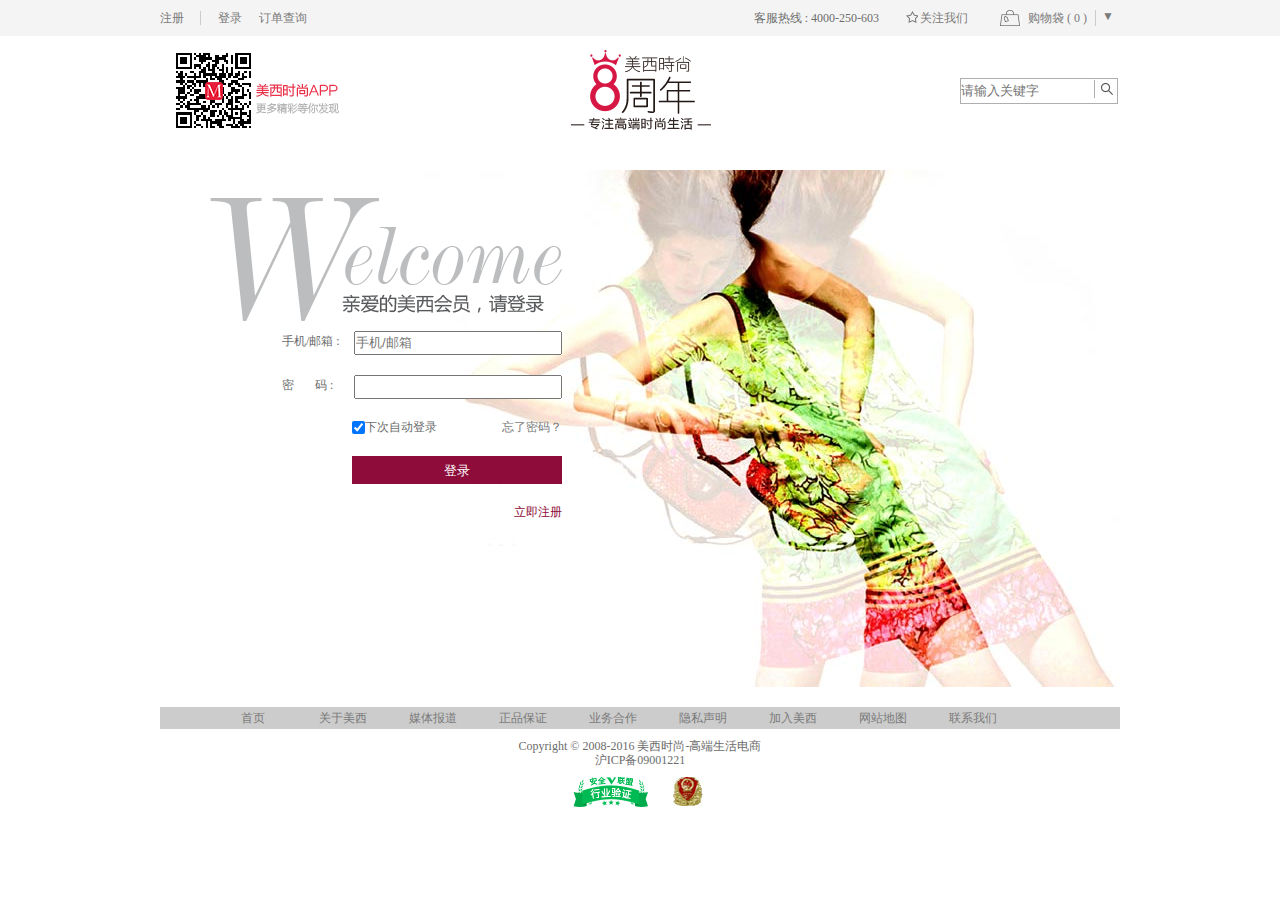
<file: html/login.html>
<!DOCTYPE html>
<html lang="en">
<head>
	<meta charset="UTF-8">
	<title>登录</title>
	<link rel="stylesheet" href="../css/base.css"/>
	<link rel="stylesheet" href="../css/common.css"/>
	<link rel="stylesheet" href="../css/login_register.css"/>
	<script src="../assets/jquery-1.12.0.js"></script>
	<script src="../js/login.js"></script>
	<script src="../js/common.js"></script>
	
</head>
<body>
<!--*********************公共头部***************************
<!--*********************header**************************-->
<div class="header">
	<!--*********************headerBar***********************-->
	<div class="headBar">
		<div class="head">
			<div class="headLeft">
				<a href="register.html" class="head_enroll">注册</a>
				<a href="login.html" class="head_enter">登录</a>
				<a href="#" class="indent">订单查询</a>
			</div>
			<div class="headRight">
				<div class="hotLine">客服热线 : 4000-250-603</div>
				<div class="fousUs">
					<span></span>
					<a href="#">关注我们</a>
					<ul class="fousUs_link">
						<li><a href="#"><img src="../img/fou_sina.gif"/>新浪微博</a></li>
						<li><a href="#"><img src="../img/fou_wechat.gif"/>美西微信</a></li>
					</ul>
				</div>
				<div class="shoppingCart">
					<a class="shopping" href="#">
						<div class="cartLeft">
							<span class="shopping_bg"></span>
							<i>购物袋 (&nbsp;<span>0</span>&nbsp;)</i>
						</div>
						<div class="cartRight">▼</div>
					</a>
					<div class="cartList">你的购物车是空的</div>
				</div>
			</div>
		</div>
	</div>
	<!--*********************headList**********-->
	<div class="headList">
		<!--***************二维码*********-->
		<div class="maBox">
			<a href="#"><img src="../img/yard01.png"/></a>
			<img src="../img/ewm_txt.png" class="maTips"/>
		</div>
		<!--***************logo*********-->
		<div class="logo">
			<a href="../index.html"><img src="../img/eightLogo.gif"/></a>
		</div>
		<!--***************搜索*********-->
		<div class="search">
			<input type="text" placeholder="请输入关键字" id="searchTxt" />
			<input type="button" id="searchBtn"/>
		</div>		
	</div>
</div>
<!--*********************login**************************-->
<div class="log">
	<div class="logBg">
		<img src="../img/login/login_bg.png" alt=""/>
		<form class="login">
			<p class="email">
				<label for="logTxt">手机/邮箱 : </label>
				<input type="text" id="logTxt" placeholder="手机/邮箱" />
			</p>
			<p class="psw">
				<label for="logBtn">密&nbsp;&nbsp;&nbsp;&nbsp;&nbsp;&nbsp;&nbsp;码 : </label>
				<input type="password" id="logpsw"/>
			</p>
			<p class="ziDong">
				<input type="checkbox" checked=checked value="下次自动登录"/>
				下次自动登录
				<a href="#">忘了密码？</a>
			</p>
			<p>
				<button class="loginBtn">登录</button>
			</p>
			<p class="zhuCe">
				<a href="register.html">立即注册</a>
			</p>
		</form>
	</div>
</div>

<!--*********************公共尾部***************************-->
	<!--*********************End***************************-->
<div class="End">
	<div class="EndMsg">
		<ul class="endList">
			<li><a href="#">首页</a></li>
			<li><a href="#">关于美西</a></li>
			<li><a href="#">媒体报道</a></li>
			<li><a href="#">正品保证</a></li>
			<li><a href="#">业务合作</a></li>
			<li><a href="#">隐私声明</a></li>
			<li><a href="#">加入美西</a></li>
			<li><a href="#">网站地图</a></li>
			<li><a href="#">联系我们</a></li>
		</ul>
		<div class="webMsg">
			<p>Copyright &copy; 2008-2016 美西时尚-高端生活电商</p>
			<p>沪ICP备09001221</p>
		</div>
		<div class="gongshang">
			<a class="green" href="#"><img src="../img/tubiao.png" alt=""></a>
			<a href="#"><img src="../img/gongshang.jpg" alt=""></a>
		</div>
	</div>
</div>
</body>
</html>
</file>
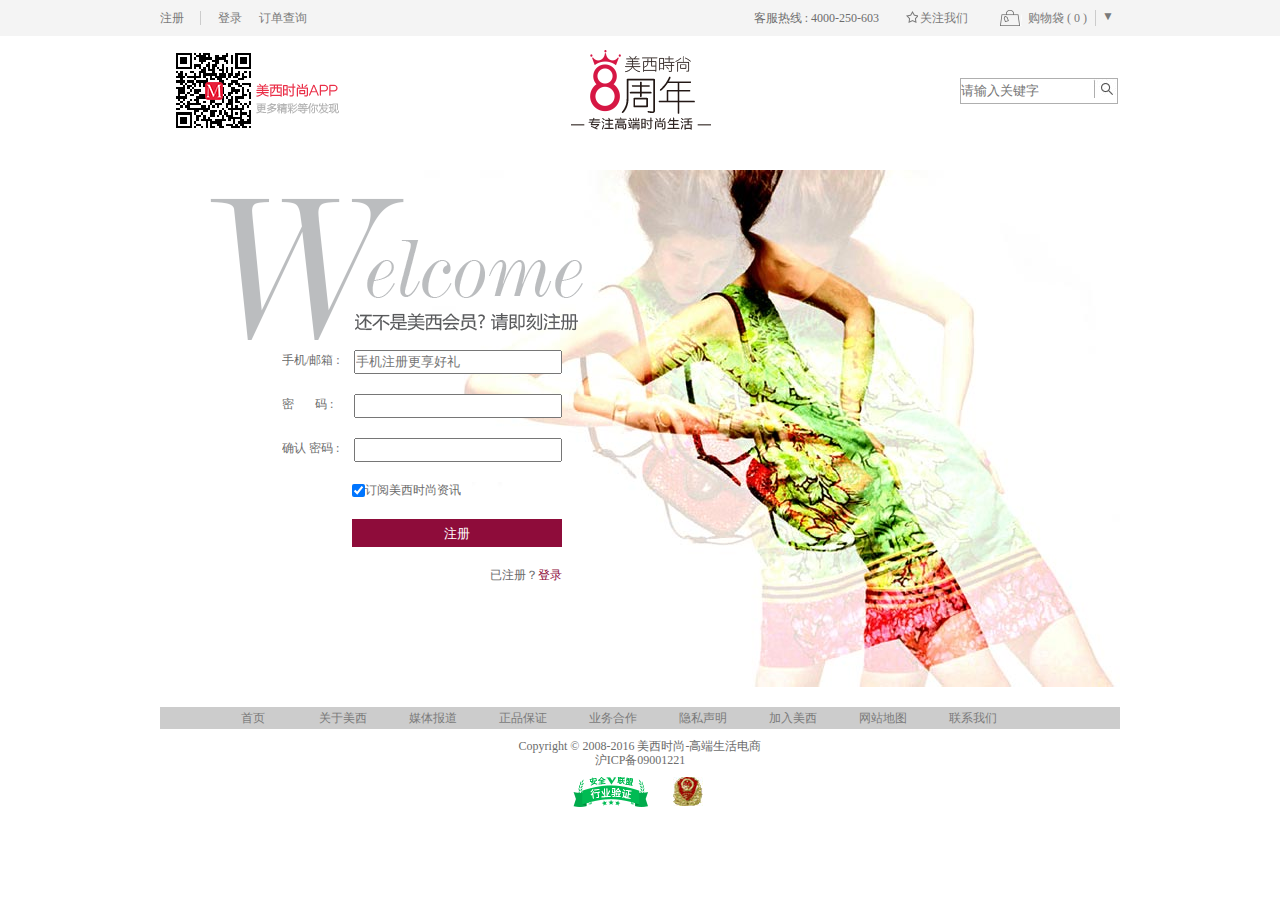
<file: html/register.html>
<!DOCTYPE html>
<html lang="en">
<head>
	<meta charset="UTF-8">
	<title>注册</title>
	<link rel="stylesheet" href="../css/base.css"/>
	<link rel="stylesheet" href="../css/common.css"/>
	<link rel="stylesheet" href="../css/login_register.css"/>
	<script src="../assets/jquery-1.12.0.js"></script>
	<script src="../js/register.js"></script>
	<script src="../js/common.js"></script>
	
</head>
<body>
<!--*********************公共头部***************************
<!--*********************header**************************-->
<div class="header">
	<!--*********************headerBar***********************-->
	<div class="headBar">
		<div class="head">
			<div class="headLeft">
				<a href="register.html" class="head_enroll">注册</a>
				<a href="login.html" class="head_enter">登录</a>
				<a href="#" class="indent">订单查询</a>
			</div>
			<div class="headRight">
				<div class="hotLine">客服热线 : 4000-250-603</div>
				<div class="fousUs">
					<span></span>
					<a href="#">关注我们</a>
					<ul class="fousUs_link">
						<li><a href="#"><img src="../img/fou_sina.gif"/>新浪微博</a></li>
						<li><a href="#"><img src="../img/fou_wechat.gif"/>美西微信</a></li>
					</ul>
				</div>
				<div class="shoppingCart">
					<a class="shopping" href="#">
						<div class="cartLeft">
							<span class="shopping_bg"></span>
							<i>购物袋 (&nbsp;<span>0</span>&nbsp;)</i>
						</div>
						<div class="cartRight">▼</div>
					</a>
					<div class="cartList">你的购物车是空的</div>
				</div>
			</div>
		</div>
	</div>
	<!--*********************headList**********-->
	<div class="headList">
		<!--***************二维码*********-->
		<div class="maBox">
			<a href="#"><img src="../img/yard01.png"/></a>
			<img src="../img/ewm_txt.png" class="maTips"/>
		</div>
		<!--***************logo*********-->
		<div class="logo">
			<a href="../index.html"><img src="../img/eightLogo.gif"/></a>
		</div>
		<!--***************搜索*********-->
		<div class="search">
			<input type="text" placeholder="请输入关键字" id="searchTxt" />
			<input type="button" id="searchBtn"/>
		</div>		
	</div>
</div>
<!--*********************login**************************-->
<div class="log">
	<div class="register">
		<img src="../img/login/register_bg.png" alt=""/>
		<form class="login">
			<p class="email">
				<label for="logTxt">手机/邮箱 : </label>
				<input type="text" id="logTxt" placeholder="手机注册更享好礼" />
			</p>
			<p class="psw">
				<label for="logBtn">密&nbsp;&nbsp;&nbsp;&nbsp;&nbsp;&nbsp;&nbsp;码 : </label>
				<input type="password" id="logpsw"/>
			</p>
			<p class="psw">
				<label for="logBtn">确认&nbsp;密码 : </label>
				<input type="password" id="nextpsw"/>
			</p>
			<p class="ziDong">
				<input type="checkbox" checked=checked value="订阅美西时尚资讯"/>
				订阅美西时尚资讯
			</p>
			<p>
				<button class="regBtn">注册</button>
			</p>
			<p class="zhuCe">
				已注册？<a href="login.html">登录</a>
			</p>
		</form>
	</div>
</div>

<!--*********************公共尾部***************************-->
	<!--*********************End***************************-->
<div class="End">
	<div class="EndMsg">
		<ul class="endList">
			<li><a href="#">首页</a></li>
			<li><a href="#">关于美西</a></li>
			<li><a href="#">媒体报道</a></li>
			<li><a href="#">正品保证</a></li>
			<li><a href="#">业务合作</a></li>
			<li><a href="#">隐私声明</a></li>
			<li><a href="#">加入美西</a></li>
			<li><a href="#">网站地图</a></li>
			<li><a href="#">联系我们</a></li>
		</ul>
		<div class="webMsg">
			<p>Copyright &copy; 2008-2016 美西时尚-高端生活电商</p>
			<p>沪ICP备09001221</p>
		</div>
		<div class="gongshang">
			<a class="green" href="#"><img src="../img/tubiao.png" alt=""></a>
			<a href="#"><img src="../img/gongshang.jpg" alt=""></a>
		</div>
	</div>
</div>
</body>
</html>
</file>
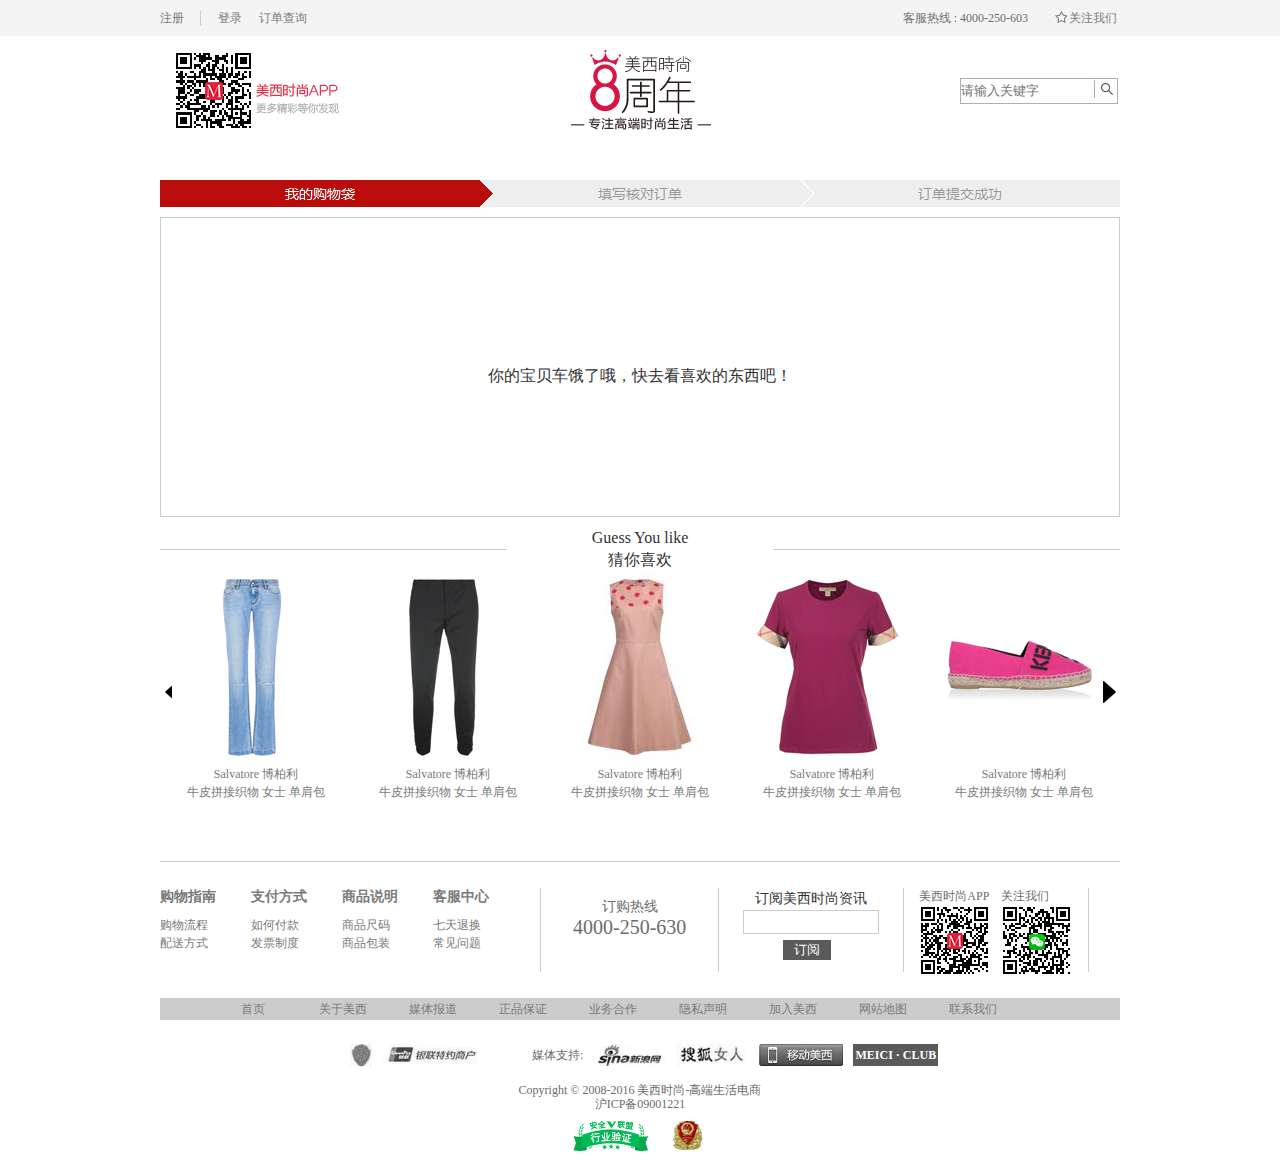
<file: html/shopping-cart.html>
<!DOCTYPE html>
<html lang="en">
<head>
	<meta charset="UTF-8">
	<title>Document</title>
	<link rel="stylesheet" href="../css/base.css"/>
	<link rel="stylesheet" href="../css/common.css"/>
	<link rel="stylesheet" href="../css/shopping-cart.css"/>
	<script src="../assets/jquery-1.12.0.js"></script>
	<script src="../js/shopping-cart.js"></script>
	<script src="../js/common.js"></script>
	
</head>
<body>
<!--*********************公共头部***************************
<!--*********************header**************************-->
<div class="header">
	<!--*********************headerBar***********************-->
	<div class="headBar">
		<div class="head">
			<div class="headLeft">
				<a href="register.html" class="head_enroll">注册</a>
				<a href="login.html" class="head_enter">登录</a>
				<a href="#" class="indent">订单查询</a>
			</div>
			<div class="headRight">
				<div class="hotLine">客服热线 : 4000-250-603</div>
				<div class="fousUs">
					<span></span>
					<a href="/html/details.html">关注我们</a>
					<ul class="fousUs_link">
						<li><a href="#"><img src="../img/fou_sina.gif"/>新浪微博</a></li>
						<li><a href="#"><img src="../img/fou_wechat.gif"/>美西微信</a></li>
					</ul>
				</div>
			</div>
		</div>
	</div>
	<!--*********************headList**********-->
	<div class="headList">
		<!--***************二维码*********-->
		<div class="maBox">
			<a href="#"><img src="../img/yard01.png"/></a>
			<img src="../img/ewm_txt.png" class="maTips"/>
		</div>
		<!--***************logo*********-->
		<div class="logo">
			<a href="../index.html"><img src="../img/eightLogo.gif"/></a>
		</div>
		<!--***************搜索*********-->
		<div class="search">
			<input type="text" placeholder="请输入关键字" id="searchTxt" />
			<input type="button" id="searchBtn"/>
		</div>
	</div>
</div>

<!--*********************shopping-cart**************************-->
<div class="shopping-cart">
	<div class="choose">
		<div>
			<img src="../img/shopping/process01.gif" alt="">
		</div>
		<div class="cart">
			<p class="cartP">你的宝贝车饿了哦，快去看喜欢的东西吧！</p>
		</div>
		<div class="guess">
			<div class="line-bt">
				Guess You like
					<br>
				猜你喜欢
				<p class="line_Lbt"></p>
				<p class="line_Rbt"></p>
			</div>
			<div class="pic">
				<div class="thing">
					<dl class="commodity">
						<dt>
							<a href="">
								<img src="../img/sp1.jpg" alt=""/>
							</a></dt>
						<dd class="dity-brand"><a href="#">Salvatore 博柏利<br>牛皮拼接织物 女士 单肩包</a></dd>
					</dl>
					<dl class="commodity">
						<dt>
							<a href="">
								<img src="../img/sp2.jpg" alt=""/>
							</a></dt>
						<dd class="dity-brand"><a href="#">Salvatore 博柏利<br>牛皮拼接织物 女士 单肩包</a></dd>
					</dl>
					<dl class="commodity">
						<dt>
							<a href="">
								<img src="../img/sp3.jpg" alt=""/>
							</a></dt>
						<dd class="dity-brand"><a href="#">Salvatore 博柏利<br>牛皮拼接织物 女士 单肩包</a></dd>
					</dl>
					<dl class="commodity">
						<dt>
							<a href="">
								<img src="../img/sp4.jpg" alt=""/>
							</a></dt>
						<dd class="dity-brand"><a href="#">Salvatore 博柏利<br>牛皮拼接织物 女士 单肩包</a></dd>
					</dl>
					<dl class="commodity">
						<dt>
							<a href="">
								<img src="../img/sp5.jpg" alt=""/>
							</a></dt>
						<dd class="dity-brand"><a href="#">Salvatore 博柏利<br>牛皮拼接织物 女士 单肩包</a></dd>
					</dl>
				</div>
				<div class="thing">
					<dl class="commodity">
						<dt>
							<a href="">
								<img src="../img/sp6.jpg" alt=""/>
							</a></dt>
						<dd class="dity-brand"><a href="#">Salvatore 博柏利<br>牛皮拼接织物 女士 单肩包</a></dd>
					</dl>
					<dl class="commodity">
						<dt>
							<a href="">
								<img src="../img/sp7.jpg" alt=""/>
							</a></dt>
						<dd class="dity-brand"><a href="#">Salvatore 博柏利<br>牛皮拼接织物 女士 单肩包</a></dd>
					</dl>
					<dl class="commodity">
						<dt>
							<a href="">
								<img src="../img/sp8.jpg" alt=""/>
							</a></dt>
						<dd class="dity-brand"><a href="#">Salvatore 博柏利<br>牛皮拼接织物 女士 单肩包</a></dd>
					</dl>
					<dl class="commodity">
						<dt>
							<a href="">
								<img src="../img/sp9.jpg" alt=""/>
							</a></dt>
						<dd class="dity-brand"><a href="#">Salvatore 博柏利<br>牛皮拼接织物 女士 单肩包</a></dd>
					</dl>
					<dl class="commodity">
						<dt>
							<a href="">
								<img src="../img/sp10.jpg" alt=""/>
							</a></dt>
						<dd class="dity-brand"><a href="#">Salvatore 博柏利<br>牛皮拼接织物 女士 单肩包</a></dd>
					</dl>
				</div>
				<div class="thing">
					<dl class="commodity">
						<dt>
							<a href="">
								<img src="../img/sp11.jpg" alt=""/>
							</a></dt>
						<dd class="dity-brand"><a href="#">Salvatore 博柏利<br>牛皮拼接织物 女士 单肩包</a></dd>
					</dl>
					<dl class="commodity">
						<dt>
							<a href="">
								<img src="../img/sp12.jpg" alt=""/>
							</a></dt>
						<dd class="dity-brand"><a href="#">Salvatore 博柏利<br>牛皮拼接织物 女士 单肩包</a></dd>
					</dl>
					<dl class="commodity">
						<dt>
							<a href="">
								<img src="../img/sp13.jpg" alt=""/>
							</a></dt>
						<dd class="dity-brand"><a href="#">Salvatore 博柏利<br>牛皮拼接织物 女士 单肩包</a></dd>
					</dl>
					<dl class="commodity">
						<dt>
							<a href="">
								<img src="../img/sp14.jpg" alt=""/>
							</a></dt>
						<dd class="dity-brand"><a href="#">Salvatore 博柏利<br>牛皮拼接织物 女士 单肩包</a></dd>
					</dl>
					<dl class="commodity">
						<dt>
							<a href="">
								<img src="../img/sp15.jpg" alt=""/>
							</a></dt>
						<dd class="dity-brand"><a href="#">Salvatore 博柏利<br>牛皮拼接织物 女士 单肩包</a></dd>
					</dl>
				</div>
				<span class="corLeft"></span>
				<span class="corRight"></span>

			</div>
			
		</div>
	</div>
</div>


<!--*********************公共尾部***************************-->
	<!--*********************End***************************-->
<div class="End">
	<div class="EndMsg">
		<div class="EndLabel">
			<ul class="end_lab">
				<li>
					<h5>购物指南</h5>
					<a href="#">购物流程</a>
					<a href="#">配送方式</a>
				</li>
				<li>
					<h5>支付方式</h5>
					<a href="#">如何付款</a>
					<a href="#">发票制度</a>
				</li>
				<li>
					<h5>商品说明</h5>
					<a href="#">商品尺码</a>
					<a href="#">商品包装</a>
				</li>
				<li>
					<h5>客服中心</h5>
					<a href="#">七天退换</a>
					<a href="#">常见问题</a>
				</li>
			</ul>
			<ul class="end_phone">
				<p style="font-size:14px;">订购热线</p>
				<p>4000-250-630</p>
			</ul>
			<ul class="dingyue">
				<h5>订阅美西时尚资讯</h5>
				<p><input type="text" class="dingTxt"/></p>
				<p><button class="dingBtn">订阅</button></p>
			</ul>
			<ul class="twoMa">
				<li>
					<p>美西时尚APP</p>
					<img src="../img/ma2.png" alt="">
				</li>
				<li>
					<p>关注我们</p>
					<img src="../img/ma1.png" alt="">
				</li>
			</ul>
		</div>
		<ul class="endList">
			<li><a href="#">首页</a></li>
			<li><a href="#">关于美西</a></li>
			<li><a href="#">媒体报道</a></li>
			<li><a href="#">正品保证</a></li>
			<li><a href="#">业务合作</a></li>
			<li><a href="#">隐私声明</a></li>
			<li><a href="#">加入美西</a></li>
			<li><a href="#">网站地图</a></li>
			<li><a href="#">联系我们</a></li>
		</ul>
		<ul class="meiTiList">
			<li>
				<a class="hui" href="#">
				</a>
			</li>
			<li>
				<a class="blank" href="#">
				</a>
			</li>
			<li class="zhichi">
				媒体支持:
			</li>
			<li >
				<a class="sina" href="#">
				</a>
			</li>
			<li >
				<a class="souHu" href="#">
				</a>
			</li>
			<li>
				<a class="moveXi" href="#">
				</a>
			</li>
			<li>
				<a class="club" href="#">
					MEICI · CLUB
				</a>
			</li>
		</ul>
		<div class="webMsg">
			<p>Copyright &copy; 2008-2016 美西时尚-高端生活电商</p>
			<p>沪ICP备09001221</p>
		</div>
		<div class="gongshang">
			<a class="green" href="#"><img src="../img/tubiao.png" alt=""></a>
			<a href="#"><img src="../img/gongshang.jpg" alt=""></a>
		</div>
	</div>
</div>		
</body>
</html>
</file>
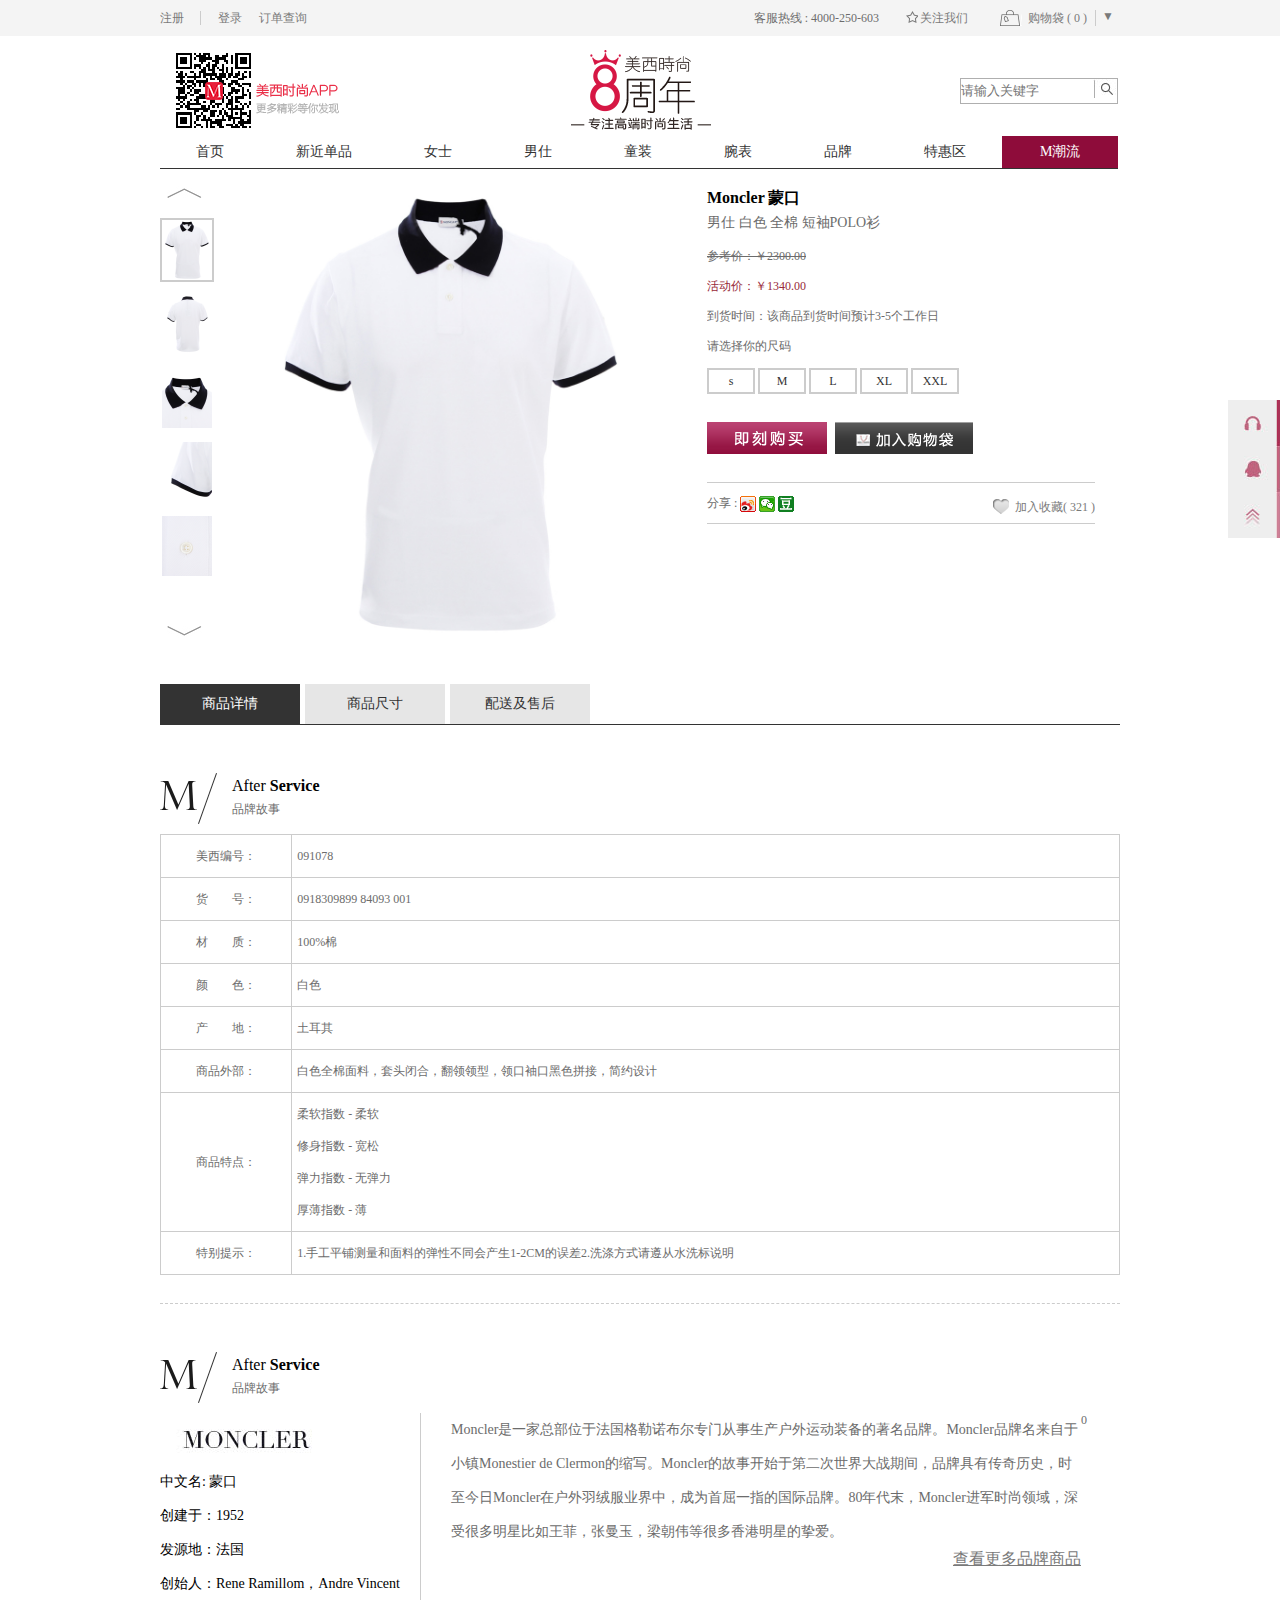
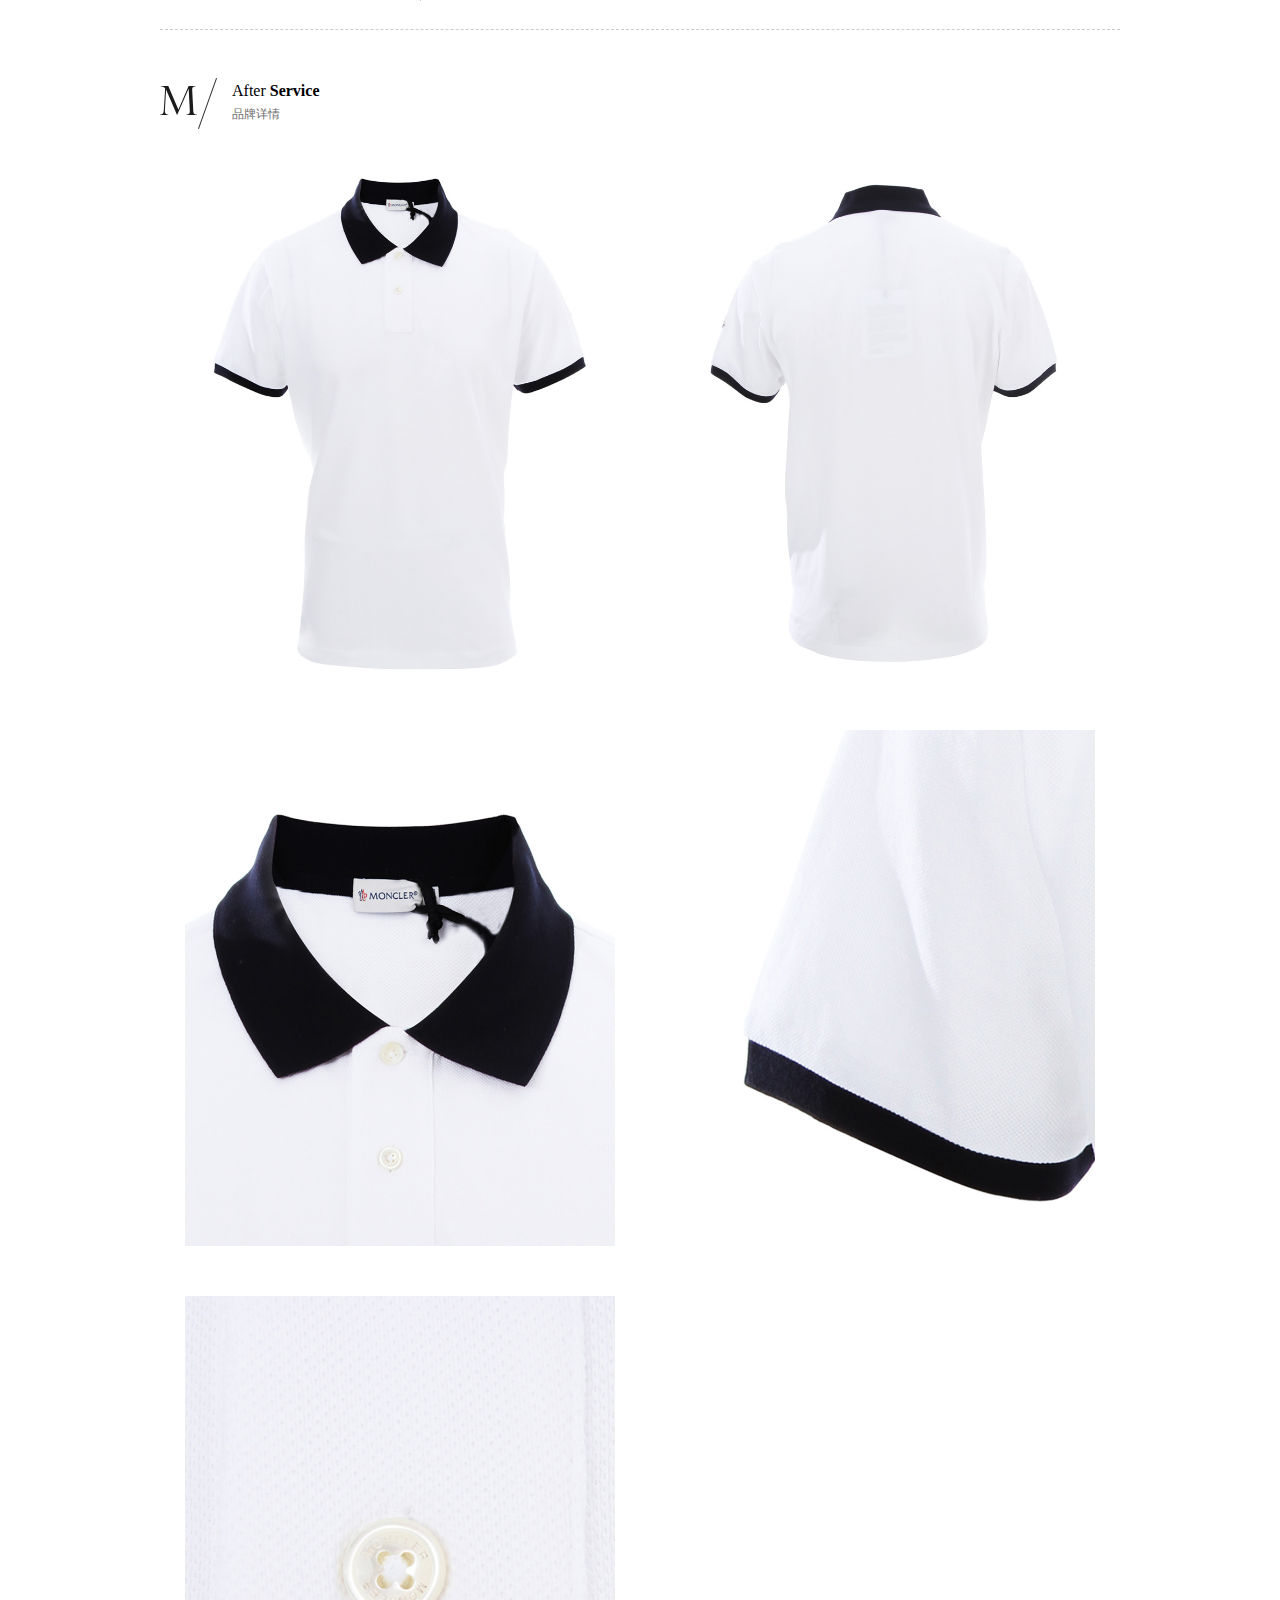
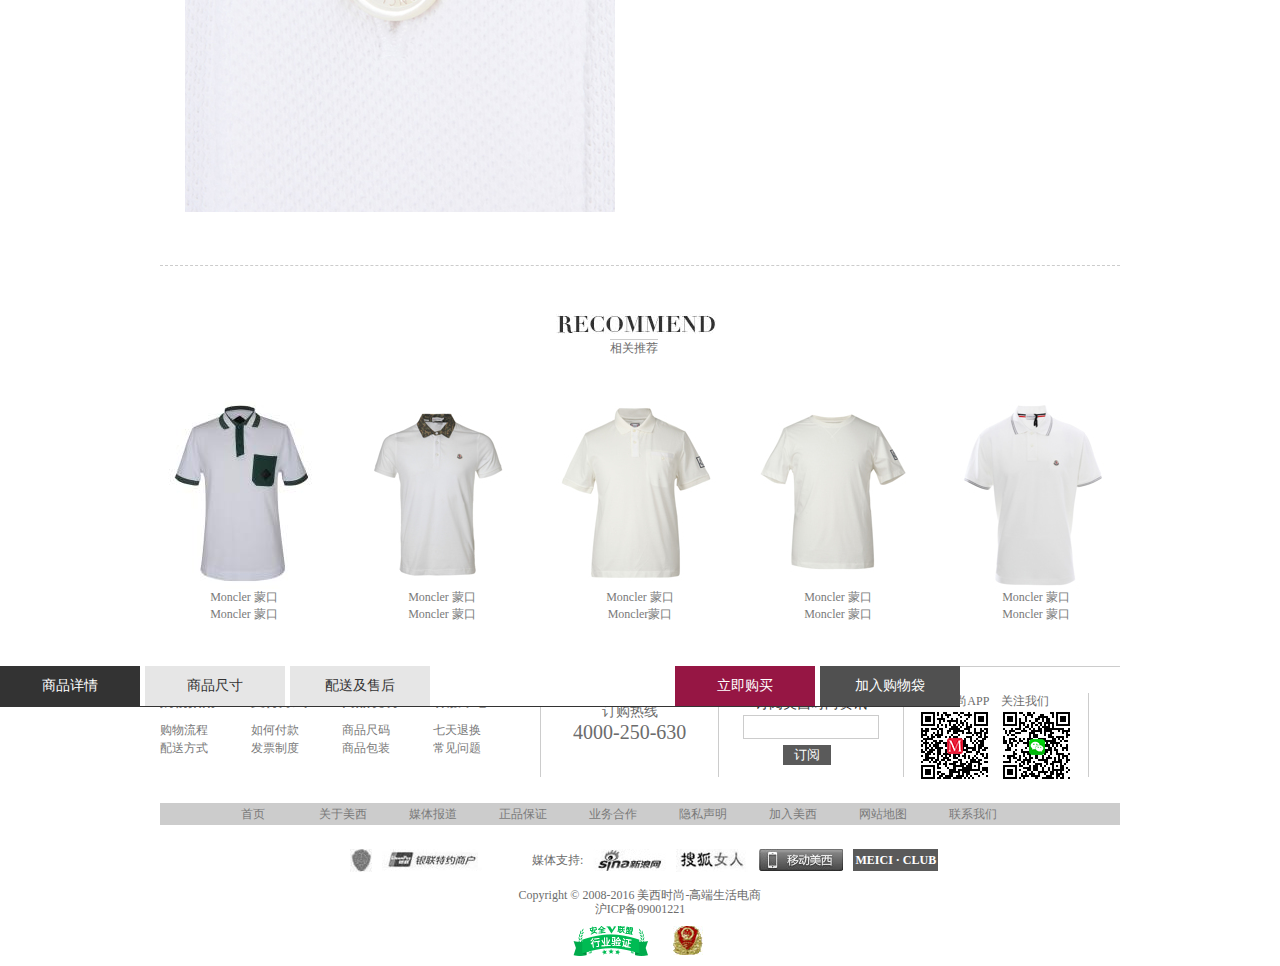
<file: src/html/details.html>
<!DOCTYPE html>
<html lang="en">
<head>
	<meta charset="UTF-8">
	<title>详情</title>
	<link rel="stylesheet" href="../css/base.css"/>
	<link rel="stylesheet" href="../css/common.css"/>
	<link rel="stylesheet" href="../css/details.css"/>
	<script src="../assets/jquery-1.12.0.js"></script>
	<script src="../js/common.js"></script>
	<script src="../js/details.js"></script>
	
	
</head>
<body>
<!--*********************公共头部***************************
<!--*********************header**************************-->
<div class="header">
	<!--*********************headerBar***********************-->
	<div class="headBar">
		<div class="head">
			<div class="headLeft">
				<a href="register.html" class="head_enroll">注册</a>
				<a href="login.html" class="head_enter">登录</a>
				<a href="#" class="indent">订单查询</a>
			</div>
			<div class="headRight">
				<div class="hotLine">客服热线 : 4000-250-603</div>
				<div class="fousUs">
					<span></span>
					<a href="#">关注我们</a>
					<ul class="fousUs_link">
						<li><a href="#"><img src="../img/fou_sina.gif"/>新浪微博</a></li>
						<li><a href="#"><img src="../img/fou_wechat.gif"/>美西微信</a></li>
					</ul>
				</div>
				<div class="shoppingCart">
					<a class="shopping" href="#">
						<div class="cartLeft">
							<span class="shopping_bg"></span>
							<i>购物袋 (&nbsp;<span>0</span>&nbsp;)</i>
						</div>
						<div class="cartRight">▼</div>
					</a>
					<div class="cartList">你的购物车是空的</div>
				</div>
			</div>
		</div>
	</div>
	<!--*********************headList**********-->
	<div class="headList">
		<!--***************二维码*********-->
		<div class="maBox">
			<a href="#"><img src="../img/yard01.png"/></a>
			<img src="../img/ewm_txt.png" class="maTips"/>
		</div>
		<!--***************logo*********-->
		<div class="logo">
			<a href="../index.html"><img src="../img/eightLogo.gif"/></a>
		</div>
		<!--***************搜索*********-->
		<div class="search">
			<input type="text" placeholder="请输入关键字" id="searchTxt" />
			<input type="button" id="searchBtn"/>
		</div>
		<ul class="headNav">
			<li class="Nav"><a href="#">首页</a></li>
			<li class="Nav"><a href="#">新近单品</a>
				<div class="home">
					<div class="home_left">
						<p><a href="#">今日上新</a></p>
						<p><a href="#">昨日上新</a></p>
						<p><a href="#">本周上新</a></p>
						<span class="newon"><a href="#">所有男仕新品</a></span>
						<span><a href="#">所有女士新品</a></span>
					</div>
					<ul class="Navlist">
						<h4>男仕&nbsp;&nbsp;Man</h4>
						<li><a href="#">包袋&nbsp;&nbsp;Bags</a></li>
						<li><a href="#">配饰&nbsp;&nbsp;Accessories</a></li>
						<li><a href="#">鞋履&nbsp;&nbsp;Shoes</a></li>
						<li><a href="#">服装&nbsp;&nbsp;Clothes</a></li>
					</ul>
					<ul class="Navlist">
						<h4>女士&nbsp;&nbsp;Woman</h4>
						<li><a href="#">包袋&nbsp;&nbsp;Bags</a></li>
						<li><a href="#">配饰&nbsp;&nbsp;Accessories</a></li>
						<li><a href="#">鞋履&nbsp;&nbsp;Shoes</a></li>
						<li><a href="#">服装&nbsp;&nbsp;Clothes</a></li>
					</ul>
					<div class="recommend">
						<h4>今日推荐单品</h4>
						<dl>
							<dt><a href="#"><img src="../img/index-nav01.jpg"></a></dt>
							<dd><a href="#">Giuseppe Zanotti 朱塞... GIUSEPPE ZANOTTI DESIGN 漆皮 男仕 系代谢</a></dd>
						</dl>
						<dl>
							<dt><a href="#"><img src="../img/index-nav02.jpg"></a></dt>
							<dd><a href="#">Bottega Veneta 葆蝶家 女士 瓷粉色 牛皮 手提包</a></dd>
						</dl>
						<dl>
							<dt><a href="#"><img src="../img/index-nav03.jpg"></a></dt>
							<dd><a href="#">Versace 范思哲 牛皮 男仕 平底鞋</a></dd>
						</dl>
					</div>
				</div>
			</li>
			<li class="Nav"><a href="#">女士</a>
				<div class="home">
					<ul class="Navlist">
						<h4>包袋&nbsp;&nbsp;Bags</h4>
						<li><a href="#">所有包袋</a></li>
						<li><a href="#">手提包&nbsp;&nbsp;Totes</a></li>
						<li><a href="#">单肩包&nbsp;&nbsp;Shoulder Bags</a></li>
						<li><a href="#">斜挎包&nbsp;&nbsp;Messenger Bags</a></li>
						<li><a href="#">手拿包&nbsp;&nbsp;Clutch Bags</a></li>
						<li><a href="#">旅行包&nbsp;&nbsp;Travel Bags</a></li>
						<span class="sku"><a href="#">所有女士新品</a></span>
					</ul>
					<ul class="Navlist">
						<h4>配饰&nbsp;&nbsp;Accessories</h4>
						<li><a href="#">所有配饰</a></li>
						<li><a href="#">钱包&nbsp;&nbsp;Wallets</a></li>
						<li><a href="#">手表&nbsp;&nbsp;Watches</a></li>
						<li><a href="#">太阳眼镜&nbsp;&nbsp;Sunglasses</a></li>
						<li><a href="#">饰品&nbsp;&nbsp;Jewelry</a></li>
						<li><a href="#">腰带&nbsp;&nbsp;Belts</a></li>
						<li><a href="#">围巾&nbsp;&nbsp;Scarf</a></li>
						<li><a href="#">数码周边&nbsp;&nbsp;Technology</a></li>
						<li><a href="#">小配件&nbsp;&nbsp;Small Acc.</a></li>
					</ul><ul class="Navlist">
						<h4>鞋履&nbsp;&nbsp;Shoes</h4>
						<li><a href="#">所有鞋履</a></li>
						<li><a href="#">平底鞋&nbsp;&nbsp;Flat Shoes</a></li>
						<li><a href="#">高跟鞋&nbsp;&nbsp;Pumps</a></li>
						<li><a href="#">靴子&nbsp;&nbsp;Boots</a></li>
					</ul>
					<ul class="Navlist">
						<h4>服装&nbsp;&nbsp;Clothes</h4>
						<li><a href="#">所有服装</a></li>
						<li><a href="#">卫衣&nbsp;&nbsp;Hoodies</a></li>
						<li><a href="#">衬衫&nbsp;&nbsp;Shirt</a></li>
						<li><a href="#">针织/毛衫&nbsp;&nbsp;Lnit/Sweater</a></li>
						<li><a href="#">夹克&nbsp;&nbsp;Jacket</a></li>
						<li><a href="#">大衣/风衣&nbsp;&nbsp;Coat/Dust Coat</a></li>
						<li><a href="#">半裙&nbsp;&nbsp;Shirts</a></li>
						<li><a href="#">连衣裙&nbsp;&nbsp;Dresses</a></li>
						<li><a href="#">牛仔&nbsp;&nbsp;Denims</a></li>
					</ul>
					<div class="Clothes_shoes">
						<a href="#"><img src="../img/Clothes_shoes01.jpg"/></a>
					</div>
				</div>
			</li>
			<li class="Nav"><a href="#">男仕</a>
				<div class="home">
					<ul class="Navlist">
						<h4>包袋&nbsp;&nbsp;Bags</h4>
						<li><a href="#">所有包袋</a></li>
						<li><a href="#">手提包&nbsp;&nbsp;Totes</a></li>
						<li><a href="#">单肩包&nbsp;&nbsp;Shoulder Bags</a></li>
						<li><a href="#">斜挎包&nbsp;&nbsp;Messenger Bags</a></li>
						<li><a href="#">手拿包&nbsp;&nbsp;Clutch Bags</a></li>
						<li><a href="#">旅行包&nbsp;&nbsp;Travel Bags</a></li>
						<span class="sku"><a href="#">所有男仕新品</a></span>
					</ul>
					<ul class="Navlist">
						<h4>配饰&nbsp;&nbsp;Accessories</h4>
						<li><a href="#">所有配饰</a></li>
						<li><a href="#">钱包&nbsp;&nbsp;Wallets</a></li>
						<li><a href="#">手表&nbsp;&nbsp;Watches</a></li>
						<li><a href="#">太阳眼镜&nbsp;&nbsp;Sunglasses</a></li>
						<li><a href="#">饰品&nbsp;&nbsp;Jewelry</a></li>
						<li><a href="#">腰带&nbsp;&nbsp;Belts</a></li>
						<li><a href="#">围巾&nbsp;&nbsp;Scarf</a></li>
						<li><a href="#">数码周边&nbsp;&nbsp;Technology</a></li>
						<li><a href="#">小配件&nbsp;&nbsp;Small Acc.</a></li>
					</ul>
					<ul class="Navlist">
						<h4>鞋履&nbsp;&nbsp;Shoes</h4>
						<li><a href="#">所有鞋履</a></li>
						<li><a href="#">平底鞋&nbsp;&nbsp;Flat Shoes</a></li>
						<li><a href="#">休闲谢&nbsp;&nbsp;Casual S...</a></li>
						<li><a href="#">正装鞋&nbsp;&nbsp;Business...</a></li>
					</ul>
					<ul class="Navlist">
						<h4>服装&nbsp;&nbsp;Clothes</h4>
						<li><a href="#">所有服装</a></li>
						<li><a href="#">卫衣&nbsp;&nbsp;Hoodies</a></li>
						<li><a href="#">T恤&nbsp;&nbsp;POLO T-Shirt/POLO</a></li>
						<li><a href="#">衬衫&nbsp;&nbsp;Shirt</a></li>
						<li><a href="#">西装套装&nbsp;&nbsp;Suit</a></li>
						<li><a href="#">夹克&nbsp;&nbsp;Jacket</a></li>
						<li><a href="#">大衣/风衣&nbsp;&nbsp;Coat/Dust Coat</a></li>
						<li><a href="#">羽绒服/棉服&nbsp;&nbsp;Down Jacket</a></li>
						<li><a href="#">休闲裤&nbsp;&nbsp;Casual Pants</a></li>
						<li><a href="#">牛仔&nbsp;&nbsp;Denims</a></li>
					</ul>
					<div class="Clothes_shoes">
						<a href="#"><img src="../img/Clothes_shoes02.jpg"/></a>
					</div>
				</div>
			</li>
			<li class="Nav"><a href="#">童装</a>
				<div class="home">
					<ul class="Navlist">
						<h4>儿童</h4>
						<li><a href="#">T恤/POLO T-Shirt/POLO</a></li>
						<li><a href="#">衬衫&nbsp;&nbsp;Shirt</a></li>
						<li><a href="#">卫衣&nbsp;&nbsp;Hoodies</a></li>
						<li><a href="#">羽绒服/棉服&nbsp;&nbsp;Down Jacket</a></li>
						<li><a href="#">连衣裙&nbsp;&nbsp;Dresses</a></li>
						<li><a href="#">休闲裤&nbsp;&nbsp;Casual Pants</a></li>
						<span class="sku"><a href="#">所有童装商品</a></span>
					</ul>
					<ul class="Navlist">
						<h4>热门品牌</h4>
						<li><a href="#">Gucci&nbsp;古驰</a></li>
						<li><a href="#">Kenzo&nbsp;高田贤三</a></li>
						<li><a href="#">Little Dickins & jones</a></li>
						<li><a href="#">RIDERS ON THE STORM</a></li>
					</ul>
					<div class="recommend">
						<h4>今日推荐单品</h4>
						<dl>
							<dt><a href="#"><img src="../img/kids01.jpg"></a></dt>
							<dd><a href="#">Kenzo 高田贤三<br>Kenzo Baby 棉质 12-16岁<br>少年 卫衣</a></dd>
						</dl>
						<dl>
							<dt><a href="#"><img src="../img/kids01.jpg"></a></dt>
							<dd><a href="#">Kenzo 高田贤三<br>Kenzo Baby 棉质 12-16岁<br>少年 卫衣</a></dd>
						</dl>
						<dl>
							<dt><a href="#"><img src="../img/kids03.jpg"></a></dt>
							<dd><a href="#">Kenzo 高田贤三<br>Kenzo Baby 织物 儿童  系带鞋</a></dd>
						</dl>
					</div>
				</div>
			</li>
			<li class="Nav"><a href="#">腕表</a>
				<div class="home"">
					<div class="home_left">
						<p><a href="#">男仕腕表</a></p>
						<p><a href="#">女士腕表</a></p>
						<p><a href="#">石英表</a></p>
						<p><a href="#">机械表</a></p>
						<span class="newon"><a href="#">所有腕表商品</a></span>
					</div>
					<ul class="Navlist">
						<h4>热门品牌</h4>
						<li><a href="#">sevenfriday</a></li>
						<li><a href="#">Calvin Klein&nbsp;卡尔文·克莱恩</a></li>
						<li><a href="#">Daniel Wellington 丹尼尔·惠灵顿</a></li>
						<li><a href="#">Tissot 天梭</a></li>
						<li><a href="#">OMEGA 欧米茄</a></li>
						<li><a href="#">Longines 浪琴</a></li>
					</ul>
					<div class="recommend">
						<h4>今日推荐单品</h4>
						<dl>
							<dt><a href="#"><img src="../img/biao01.jpg"></a></dt>
							<dd><a href="#">Longines 浪琴<br>瑰丽系列 钢带 男士 机械表</a></dd>
						</dl>
						<dl>
							<dt><a href="#"><img src="../img/biao02.jpg"></a></dt>
							<dd><a href="#">Longines 浪琴<br>瑰丽系列 钢带 女士 机械表</a></dd>
						</dl>
						<dl>
							<dt><a href="#"><img src="../img/biao03.jpg"></a></dt>
							<dd><a href="#">Tissot 天梭<br>粉彩系列 牛皮 女士 石英表</a></dd>
						</dl>
					</div>
				</div>
			</li>
			<li class="Nav"><a href="#">品牌</a>
				<div class="home">
					<ul class="Navlist">
						<h4>国际大牌 Luxury Brand</h4>
						<li><a href="#">Bottega Veneta 葆蝶家</a></li>
						<li><a href="#">Givenchy 纪梵希</a></li>
						<li><a href="#">Emporio Armani 安普里奥·阿玛尼</a></li>
						<li><a href="#">VERSACE JEANS 范思哲牛仔</a></li>
						<li><a href="#">BVLGARI 宝格丽</a></li>
						<li><a href="#">Miu Miu 缪缪</a></li>
						<li><a href="#">TAG Heuer 豪雅</a></li>
						<li><a href="#">Lanvin 朗凡</a></li>
						<span class="privilege"><a href="#">所有国际大牌商品</a></span>
						<span class="sku"><a href="#">所有设计师品牌商品</a></span>
					</ul>
					<ul class="Navlist">
						<h4>设计师品牌 Designer Brand</h4>
						<li><a href="#">Johnstons 约翰斯顿</a></li>
						<li><a href="#">Merc</a></li>
						<li><a href="#">Dickins & Jones</a></li>
						<li><a href="#">Label Lab</a></li>
						<li><a href="#">Simon Carter</a></li>
						<li><a href="#">SAMO ONDOH</a></li>
						<li><a href="#">CR7 Cristiano Ronaldo</a></li>
						<li><a href="#">sevenfriday</a></li>
					</ul>
					<ul class="brand-pic" style="margin-left:80px;">
						<h4>今日推荐大牌</h4>
						<li><a href="#"><img src="../img/brand-pic01.jpg"/>
							<p>Burberry<br>博柏利</p>
						</a></li>
						<li><a href="#"><img src="../img/brand-pic03.jpg"/>
							<p>Just Cavalli<br>卡沃利</p>
						</a></li>
					</ul>
					<ul class="brand-pic">
						<h4>今日推荐设计师品牌</h4>
						<li><a href="#"><img src="../img/brand-pic02.jpg"/>
							<p>Boy London<br>伦敦男孩</p>
						</a></li>
						<li><a href="#"><img src="../img/brand-pic04.jpg"/>
							<p>LOUIS QUATORZE<br>瑞克朵丝</p>
						</a></li>
					</ul>
				</div>
			</li>
			<li class="Nav"><a href="#">特惠区</a>
				<div class="home"">
					<ul class="Navlist">
						<h4>国际大牌 Luxury Brand</h4>
						<li><a href="#">Bally 巴利</a></li>
						<li><a href="#">Gucci 古驰</a></li>
						<li><a href="#">Balenciaga 巴黎世家</a></li>
						<li><a href="#">Burberry 博柏利</a></li>
						<li><a href="#">Miu Miu 缪缪</a></li>
						<li><a href="#">Dior 迪奥</a></li>
						<li><a href="#">Prada 普拉达</a></li>
						<li><a href="#">Bottega Veneta 葆蝶家</a></li>
						<span class="privilege"><a href="#">所有男士特惠</a></span>
						<span class="sku"><a href="#">所有女士特惠</a></span>
					</ul>
					<div class="youhui">
						<h4>男仕&nbsp;&nbsp;Man</h4>
						<ul>
							<li><a href="#">包袋 Bags</a></li>
							<li><a href="#">配饰 Accessories</a></li>
						</ul>
						<ul>
							<li><a href="#">鞋履 Shoes</a></li>
							<li><a href="#">服装 Clothes</a></li>
						</ul>
						<div class="youhui_pic"><a href="#"><img src="../img/nav-clothing02.jpg"></a></div>
					</div>
					<div class="youhui youhui_set">
						<h4>女士&nbsp;&nbsp;Woman</h4>
						<ul>
							<li><a href="#">包袋 Bags</a></li>
							<li><a href="#">配饰 Accessories</a></li>
						</ul>
						<ul>
							<li><a href="#">鞋履 Shoes</a></li>
							<li><a href="#">服装 Clothes</a></li>
						</ul>
						<div class="youhui_pic"><a href="#"><img src="../img/nav-clothing01.jpg"></a></div>
					</div>
				</div>
			</li>
			<li class="Nav"><a href="#" class="Mliu">M潮流</a></li>
		</ul>
	</div>
</div>
<!--*********************product***************************-->
<div class="product">
	<div class="pro">
		<div class="proList">
			<ul>
			<li style="border:2px solid #ccc;""><img id="model" src="../img/details/cunyi01.jpg"/></li>
			<li><img src="../img/details/cunyi02.jpg"/></li>
			<li><img src="../img/details/cunyi03.jpg"/></li>
			<li><img src="../img/details/cunyi04.jpg"/></li>
			<li><img src="../img/details/cunyi05.jpg"/></li>
			</ul>
			<span class="proTopJt"></span>
			<span class="proBomJt"></span>
		</div>
		<div class="pro-pic">
			<img style="z-index:5;" src="../img/details/cunyi01.jpg"/>
			<img src="../img/details/cunyi02.jpg"/>
			<img src="../img/details/cunyi03.jpg"/>
			<img src="../img/details/cunyi04.jpg"/>
			<img src="../img/details/cunyi05.jpg"/>
			<div class="fangda"></div>
		</div>
		<div class="setBig">
			<img style="z-index:5;" src="../img/details/cunyi01.jpg"/>
			<img src="../img/details/cunyi02.jpg"/>
			<img src="../img/details/cunyi03.jpg"/>
			<img src="../img/details/cunyi04.jpg"/>
			<img src="../img/details/cunyi05.jpg"/>
		</div>
	<!--*********************pro-tips***************************-->
		<div class="pro-tips">
			<h3>Moncler 蒙口<br><span>男仕 白色 全棉 短袖POLO衫</span></h3>
			<p class="huaxian">
				参考价：￥2300.00
			</p>
			<p class="xianjia">
				活动价：￥<span id="money">1340.00</span>
			</p>
			<p>
				到货时间：该商品到货时间预计3-5个工作日                   	
			</p>
			<p>
				请选择你的尺码
			</p>
			<p class="size">
				<span>s</span>
				<span>M</span>
				<span>L</span>
				<span>XL</span>
				<span class="size-xxl">XXL</span>
			</p>
			<p class="pro-Buy">
				<button class="goumai"></button>
				<button class="gouwudai"></button>
			</p>
			<p class="share">
				<b>分享 : </b>
				<a class="shSina" href="#"></a>
				<a class="shWeixin" href="#"></a>
				<a class="shDou" href="#"></a>
				<a class="shoucan" href="#">加入收藏( <i>321</i> )</a>
			</p>
		</div>
	</div>
	<div> 
		<div class="details-msg">
			<ul class="pro-msg">
				<li class="msgFirst">商品详情</li>
				<li>商品尺寸</li>
				<li>配送及售后</li>
			</ul>
		</div>
	<!--****************pro-content********************-->
	
	<div id="pro-content">
		<!--****************proInfo********************-->
	
		<div class="proInfo">
			<div class="proConBox">
				<div class="tabTitle"><p class="t_m5"></p><p><b><i>After</i>&nbsp;Service</b>品牌故事</p></div>
				<table class="proTab" cellspacing="0">
					<tr>
						<td class="tabLeft">美西编号：</td>
						<td>091078</td>
					</tr>
					<tr>
						<td class="tabLeft">货　　号：</td>
						<td>0918309899 84093 001</td>
					</tr>
					<tr>
						<td class="tabLeft">材　　质：</td>
						<td>100%棉</td>
					</tr>
					<tr>
						<td class="tabLeft">颜　　色：</td>
						<td>白色</td>
					</tr>
					<tr>
						<td class="tabLeft">产　　地：</td>
						<td>土耳其</td>
					</tr>
					<tr>
						<td class="tabLeft">商品外部：</td>
						<td>白色全棉面料，套头闭合，翻领领型，领口袖口黑色拼接，简约设计</td>
					</tr>
					<tr>
						<td class="tabLeft">商品特点：</td>
						<td>柔软指数 - 柔软<br />修身指数 - 宽松<br />弹力指数 - 无弹力<br />厚薄指数 - 薄</td>
					</tr>
					<tr>
						<td class="tabLeft">特别提示：</td>
						<td>1.手工平铺测量和面料的弹性不同会产生1-2CM的误差2.洗涤方式请遵从水洗标说明</td>
					</tr>
				</table>
			</div>
			<div class="proConBox">
				<div class="tabTitle"><p class="t_m5"></p><p><b><i>After</i>&nbsp;Service</b>品牌故事</p></div>
				<div class="story">
					<div class="moncler">
						<p>
							<img src="../img/details/35.jpg" alt=""/>
						</p>
						<p>中文名: 蒙口</p>
						<p>创建于：1952</p>
						<p>发源地：法国</p>
						<p>创始人：Rene Ramillom，Andre Vincent</p>
					</div>
					<div class="jianjie">
						<p>
							Moncler是一家总部位于法国格勒诺布尔专门从事生产户外运动装备的著名品牌。Moncler品牌名来自于小镇Monestier de Clermon的缩写。Moncler的故事开始于第二次世界大战期间，品牌具有传奇历史，时至今日Moncler在户外羽绒服业界中，成为首屈一指的国际品牌。80年代末，Moncler进军时尚领域，深受很多明星比如王菲，张曼玉，梁朝伟等很多香港明星的挚爱。
						</p>
                    	<a class="moreBrandCon" href="/brands/Moncler.html" target="_blank">查看更多品牌商品</a>
					</div>0
				</div>
			</div>
			<div class="proConBox">
				<div class="tabTitle"><p class="t_m5"></p><p><b><i>After</i>&nbsp;Service</b>品牌详情</p></div>
				<div class="picXq">
					<img src="../img/details/cunyi01.jpg"/>
					<img src="../img/details/cunyi02.jpg"/>
					<img src="../img/details/cunyi03.jpg"/>
					<img src="../img/details/cunyi04.jpg"/>
					<img src="../img/details/cunyi05.jpg"/>
				</div>
			</div>
		</div>
		
		<!--****************proChi********************-->
		<div class="proChi">
			<div class="tabTitle"><p class="t_m4"></p><p><b><i>Product</i>&nbsp;Size</b>商品尺寸</p></div>
			<div class="proConBox">
				<div class="womenChi'">
					<div class="chiTu">
						<img src="../img/details/14.jpg" alt="">
						<span class="biaoshi1">衣<br>长</span>
						<span class="biaoshi2">肩宽</span>
						<span class="biaoshi3">胸围</span>
						<span class="biaoshi4">袖<br>长</span>

					</div>
					<div class="pro_size">
						<table  width=100% class="chiCun">
							<th><span>原始尺码</span></th>
							<th><span>中国尺码</span></th>
							<th><span>肩宽</span></th>
							<th><span>胸围</span></th>
							<th><span>衣长</span></th>
							<th><span>袖长</span></th>
							<tr>
								<td><span>L</span></td>
								<td><span>L</span></td>
								<td><span>45</span></td>
								<td><span>112</span></td>
								<td><span>74</span></td>
								<td><span>20</span></td>
							</tr>
							<tr>
								<td><span>M</span></td>
								<td><span>M</span></td>
								<td><span>44</span></td>
								<td><span>110</span></td>
								<td><span>73</span></td>
								<td><span>19</span></td>
							</tr>
							<tr>
								<td><span>S</span></td>
								<td><span>S</span></td>
								<td><span>43</span></td>
								<td><span>107</span></td>
								<td><span>72</span></td>
								<td><span>18</span></td>
							</tr>
							<tr>
								<td><span>XL</span></td>
								<td><span>XL</span></td>
								<td><span>46</span></td>
								<td><span>114</span></td>
								<td><span>75</span></td>
								<td><span>21</span></td>
							</tr>
							<tr>
								<td><span>XXL</span></td>
								<td><span>XXL</span></td>
								<td><span>47</span></td>
								<td><span>116</span></td>
								<td><span>76</span></td>
								<td><span>22</span></td>
							</tr>
							</table>
							<p>
								*服装尺寸为手动测量，可能存在1-2cm误差，测量单位为cm
							</p>
						</div>
	
				</div>
				<div class="manChi'">
					<table width="100%" class="chiCun">
						<tr>
							<td colspan="7"><span><b>男仕上装尺码对照表</b></span></td>
						</tr>
						<tr>
							<td><span>&nbsp;</span></td>
							<td><span>S</span></td>
							<td><span>M</span></td>
							<td><span>L</span></td>
							<td><span>XL</span></td>
							<td><span>XXL</span></td>
							<td><span>XXXL</span></td>
						</tr>
						<tr>
							<td><span>服装尺码</span></td>
							<td><span>46</span></td>
							<td><span>48</span></td>
							<td><span>50</span></td>
							<td><span>52</span></td>
							<td><span>54</span></td>
							<td><span>56</span></td>
						</tr>
						<tr>
							<td><span>中国号型</span></td>
							<td><span>165/80A</span></td>
							<td><span>170/84A</span></td>
							<td><span>175/88A</span></td>
							<td><span>180/92A</span></td>
							<td><span>185/96A</span></td>
							<td><span>190/100A</span></td>
						</tr>
						<tr>
							<td><span>胸围(cm)</span></td>
							<td><span>82-85</span></td>
							<td><span>86-89</span></td>
							<td><span>90-93</span></td>
							<td><span>94-97</span></td>
							<td><span>98-102</span></td>
							<td><span>103-107</span></td>
						</tr>
						<tr>
							<td><span>腰围(cm)</span></td>
							<td><span>72-75</span></td>
							<td><span>76-79</span></td>
							<td><span>80-84</span></td>
							<td><span>85-88</span></td>
							<td><span>89-92</span></td>
							<td><span>93-96</span></td>
						</tr>
						<tr>
							<td><span>肩宽(cm)</span></td>
							<td><span>42</span></td>
							<td><span>44</span></td>
							<td><span>46</span></td>
							<td><span>48</span></td>
							<td><span>50</span></td>
							<td><span>52</span></td>
						</tr>
						<tr>
							<td><span>身高(cm)</span></td>
							<td><span>163/167</span></td>
							<td><span>168/172</span></td>
							<td><span>173/177</span></td>
							<td><span>178/182</span></td>
							<td><span>182/187</span></td>
							<td><span>187/190</span></td>
						</tr>
					</table>
				</div>
			</div>
		</div>
		<!--****************shipping********************-->
		<div class="shipping">
			 <div class="proConBox">
                <div class="tabTitle"><p class="t_m5"></p><p><b>Shipping</b>配送</p></div>
                <h5>配送方式：</h5>
                <p>为了给您提供快捷、可靠的快递服务，我们选择全球最具规模的快递公司-顺丰快递为您配送。若您选择货到付款，需加收2%的手续费，注册并验证后可免手续费。</p>
                <p>如遇超出配送范围的地址，您亦可选择网络覆盖范围最广的中国邮政速递物流-EMS。</p>
                <p>若您身处上海，也可以到美西时尚的实体展厅前来挑选购买，支持现场刷卡和现金支付。</p>
            </div>
            <div class="proConBox">
                <div class="tabTitle"><p class="t_m4"></p><p><b><i>After</i>&nbsp;Service</b>售后服务</p></div>
                <h5>1.退换货政策：</h5>
                <p>美西秉承“轻松享受奢华”的服务理念，希望您所购买的商品都是最满意的。因此当您在收到商品觉得不满意时，我们会竭诚为您提供退换货服务。</p>
                <p>（1）商品发货后自签收之日起的七日内，若对商品质量有任何不满意，都可以联系我们要求退换货；由于个人原因不喜欢商品，退货运费由买家承担。一个订单，只提供一次退换货服务。</p>
                <p>（2）商品发货后自签收之日起的七日之后，我们将不再提供任何退换货服务。</p>
                <p>（3）请保证美西安全封绳的完好无损，退换的商品没有被使用过，并带有所有商品相关配件，包括说明书、身份证卡、防尘袋、包装盒等。</p>
                <p>（4）如果商品是一个系列中的一件，退换时需要包括整个系列。</p>
                <p>（5）特殊商品（见特别提示）非因质量问题不予退换货 。</p>
                <p>（6）参与活动的商品，非因质量问题不予退换货。</p>
                <p>（7）商品因人为使用不当导致得损坏及使用中造成的正常磨损：例如商品上的金属制品使用后出现氧化、褪色等情况不予退换货。</p>
                <p>（8）退款服务处理周期：正常退货退款处理周期为自接收到商品之日起5-7个工作日（国家法定假日除外）；</p>
                <p>若货到付款签收商品后，退货退款处理周期为自接收到商品之日起10-15个工作日。</p>
            </div>
			<div style="padding:20px 0;line-height:2;">
                <p>如您有任何问题，欢迎您拨打 4000－250－630 联系我们 。（周一至周五 9：00－21：00   周六至周日 10：00－18：00）</p>
                <p>更多退换货信息，<a href="/services/service.html" target="_blank">点击查看</a></p>
            </div>
		</div>
	</div>
<!--*********************proTuiJian***************************-->
	<div class="proTuiJian">
		<p class="rec"><img src="../img/details/procom.gif"/></p>
		<p><span class="tuijian">相关推荐</span></p>
		<dl class="yiTuiJian">
			<dt class="yiTuiJian-brand"><img src="../img/details/tuijian1.jpg" alt=""></dt>
			<dd class="yiTuiJian-money"><a href="#">
				Moncler 蒙口
					<br>
				Moncler 蒙口
			</a></dd>
		</dl>
		<dl class="yiTuiJian">
			<dt class="yiTuiJian-brand"><img src="../img/details/tuijian2.jpg" alt=""></dt>
			<dd class="yiTuiJian-money"><a href="#">
				Moncler 蒙口
					<br>
				Moncler 蒙口
			</a></dd>
		</dl>
		<dl class="yiTuiJian">
			<dt class="yiTuiJian-brand"><img src="../img/details/tuijian3.jpg" alt=""></dt>
			<dd class="yiTuiJian-money"><a href="#">
				Moncler 蒙口
					<br>
				Moncler蒙口
			</a></dd>
		</dl>
		<dl class="yiTuiJian">
			<dt class="yiTuiJian-brand"><img src="../img/details/tuijian4.jpg" alt=""></dt>
			<dd class="yiTuiJian-money"><a href="#">
				Moncler 蒙口
					<br>
				Moncler 蒙口
			</a></dd>
		</dl>
		<dl class="yiTuiJian rightYi">
			<dt class="yiTuiJian-brand"><img src="../img/details/tuijian5.jpg" alt=""></dt>
			<dd class="yiTuiJian-money"><a href="#">
				Moncler 蒙口
					<br>
				Moncler 蒙口
			</a></dd>
		</dl>
	</div>
</div>
</div>

<!--*********************侧边栏***************************-->
<!--*********************consult***************************-->
<ul class="consult">
	<li><button id="lianXi"></button></li>
	<li><button id="logn"></button></li>
	<li><button id="dingBu"></button></li>
</ul>
<div class="gouwu"style="position:absolute;">
	<ul class="pro-msg">
		<li class="msgFirst">商品详情</li>
		<li>商品尺寸</li>
		<li>配送及售后</li>
	</ul>
	<ul class="pro-jiaru">
		<li class="redBuy">立即购买</li>
		<li class="Buybag">加入购物袋</li>
	</ul>
</div>

<!--*********************公共尾部***************************-->
	<!--*********************End***************************-->
<div class="End">
	<div class="EndMsg">
		<div class="EndLabel">
			<ul class="end_lab">
				<li>
					<h5>购物指南</h5>
					<a href="#">购物流程</a>
					<a href="#">配送方式</a>
				</li>
				<li>
					<h5>支付方式</h5>
					<a href="#">如何付款</a>
					<a href="#">发票制度</a>
				</li>
				<li>
					<h5>商品说明</h5>
					<a href="#">商品尺码</a>
					<a href="#">商品包装</a>
				</li>
				<li>
					<h5>客服中心</h5>
					<a href="#">七天退换</a>
					<a href="#">常见问题</a>
				</li>
			</ul>
			<ul class="end_phone">
				<p style="font-size:14px;">订购热线</p>
				<p>4000-250-630</p>
			</ul>
			<ul class="dingyue">
				<h5>订阅美西时尚资讯</h5>
				<p><input type="text" class="dingTxt"/></p>
				<p><button class="dingBtn">订阅</button></p>
			</ul>
			<ul class="twoMa">
				<li>
					<p>美西时尚APP</p>
					<img src="../img/ma2.png" alt="">
				</li>
				<li>
					<p>关注我们</p>
					<img src="../img/ma1.png" alt="">
				</li>
			</ul>
		</div>
		<ul class="endList">
			<li><a href="#">首页</a></li>
			<li><a href="#">关于美西</a></li>
			<li><a href="#">媒体报道</a></li>
			<li><a href="#">正品保证</a></li>
			<li><a href="#">业务合作</a></li>
			<li><a href="#">隐私声明</a></li>
			<li><a href="#">加入美西</a></li>
			<li><a href="#">网站地图</a></li>
			<li><a href="#">联系我们</a></li>
		</ul>
		<ul class="meiTiList">
			<li>
				<a class="hui" href="#">
				</a>
			</li>
			<li>
				<a class="blank" href="#">
				</a>
			</li>
			<li class="zhichi">
				媒体支持:
			</li>
			<li >
				<a class="sina" href="#">
				</a>
			</li>
			<li >
				<a class="souHu" href="#">
				</a>
			</li>
			<li>
				<a class="moveXi" href="#">
				</a>
			</li>
			<li>
				<a class="club" href="#">
					MEICI · CLUB
				</a>
			</li>
		</ul>
		<div class="webMsg">
			<p>Copyright &copy; 2008-2016 美西时尚-高端生活电商</p>
			<p>沪ICP备09001221</p>
		</div>
		<div class="gongshang">
			<a class="green" href="#"><img src="../img/tubiao.png" alt=""></a>
			<a href="#"><img src="../img/gongshang.jpg" alt=""></a>
		</div>
	</div>
</div>
</body>
</html>
</file>
<file: css/base.css>
/*------------------重置样式----------------------------*/
html,body,h1,h2,h3,h4,h5,h6,ul,li,ol,dl,dt,dd,form,input,img,p,i,span{padding:0;margin:0;}
h1,h2,h3,h4,h5,h6,strong{font-weight:100;}
a{text-decoration:none;color:#7a7a7a;}
img{border:0;display:block;}
ul,li,ol{list-style:none;}
input{outline:none;}
body{font:12px "微软雅黑";color:#6c6c6c;}
i{font-style:normal;}
a:hover{color:#8e0c3a;}
input{color:#000;}
</file>
<file: css/common.css>
/*------------------公共头部----------------------------*/
/*------------------header----------------------------*/
.header{width: 100%;}
.headBar{width:100%;background:#f4f4f4;height:36px;}

.head{width:960px;margin:0 auto;height:36px;font-size: 12px;line-height: 16px;}

.headLeft{float:left;overflow: hidden;margin:10px 0 8px;}
.headLeft a:hover{color:#8e0c3a;}
.headLeft .head_enroll{padding-right:16px;border-right:1px solid #ccc; }
.headLeft .head_enter{padding: 0 14px;}
#userSpan{color:red;display: inline-block;height:12px;cursor: pointer; line-height: 12px;border-bottom:1px solid red; }

/*--------------headRight-------------------*/
.headRight{float: right;margin-left:430px;}
.headRight div{float: left;}
.headRight .hotLine{margin:10px 0 8px;}

/*--------------fousUs-------------------*/
.headRight .fousUs{padding:10px 3px 8px 24px;position: relative;}
.fousUs span{float: left;width:15px;height:14px;margin-right:2px;background:url('img/headico.png') no-repeat 0 -15px;}
.fousUs .fousUs_link{width:166px;position: absolute;right:0;top:34px;z-index: 7;border:1px solid #ccc;background: #fff;display: none;}
.fousUs .fousUs_link li{float: left;}
.fousUs .fousUs_link li a{float: left;padding: 11px 17px;text-align: center;}
.fousUs .fousUs_link li a img{margin-left:10px;}
/*--------------shoppingCart-------------------*/
.headRight .shoppingCart{position: relative;height:30px;width:144px;margin-left:5px; }
.shopping{display:block;overflow: hidden;height:32px;margin-top:2px;border:1px solid #f4f4f4;padding-left:23px;position: absolute;z-index: 8;}
.cartLeft{width:95px;border-right:1px solid #ccc;margin-top:7px;}
.cartLeft .shopping_bg{float:left;width:22px;height:16px;background: url("img/headico.png") no-repeat 0 -30px;margin-right:6px;}
.cartRight{padding: 5px 5px 0 6px;float: left;}
.shopping:hover{background:#fff;border:1px solid #ccc;border-bottom-color: #fff;}
.cartList{width:316px;height:72px;line-height:72px;text-align:center;position: absolute;right:0;top:35px;border:1px solid #ccc;z-index: 6;background: #fff;display: none;}


/*--------------shoppingPic-------------------*/
.shopPic{float: left;height: 50px;width: 50px;margin:3px;margin-top:7px;}
.picBox{width: 100%;height: 60px;overflow: hidden;position: relative;}
.shopGoods{float: left;margin:15px;line-height: 18px;width: 150px; }
.shopMone{float: :left;color:red;margin:15px;border-bottom: 1px solid #ccc;border-left: 1px solid #ccc;}

.shopClose{position: absolute;width: 20px;height:20px;line-height: 20px;font-size:20px;border: 1px solid #ccc;right:0;top:0;cursor: pointer;}
/*-------------------------headerList-------------------*/
.headList{width:960px;margin:0 auto;padding-top:14px;height:120px; }
.headList div{float:left;}

.maBox{margin:3px 320px 8px 16px;position:relative;}
.maBox .maTips{position:absolute;left:80px;top:30px;}

.search{margin-left:249px;border:1px solid #afafaf;height:24px;margin-top:28px;}
#searchTxt,#searchBtn{float: left;border:none;}
#searchTxt{width:132px;line-height: 24px;height:24px;}
#searchBtn{width:24px;height:24px;background: url("img/search.jpg") no-repeat; }


/*-----------------nav-------------------*/
.headNav{float: left;border-bottom:1px solid #333;position: relative;}
.headNav .Nav{float: left;}
.headNav .Nav>a{float: left;padding: 0 36px;height:32px;line-height: 32px;color:#333;font-size: 14px;}
.headNav .Nav>a.Mliu{background:#8e0c3a;color:#fff;padding:0 38px;}
.headNav .Nav>a:hover{background:#8e0c3a;color:#fff;}
/*-----------------home-------------------*/
.home{width:958px;height:305px;border:1px solid #ccc;position: absolute;left:0;top:33px;padding-top:10px;display: none;background: #fff;z-index: 10;}
/*-----------------homeLeft-------------------*/
.home_left{padding:0 26px;}
.home_left p{height:30px;}
.home_left p a{display: block;height:30px;line-height:30px;color:#8e0c3a;font-weight: bold;}
.home_left span{display: block;height:16px;line-height:16px;border-bottom: 1px solid #ccc;margin:4px 0;}
.home_left span a:hover{color:#8e0c3a;}
.home_left .newon{margin-top:152px;}
/*-----------------Navlist-------------------*/
.Navlist{float: left;padding:0 10px;position: relative;}
.Navlist h4{height:30px;line-height:30px;color:#8e0c3a;font-weight: bold;margin-bottom: 4px;}
.Navlist a{display: block;height:22px;line-height: 22px;}
.Navlist a:hover{color:#8e0c3a;}
/*-----------------recommend-------------------*/
.recommend{float: left;}
.recommend h4{height:30px;line-height:30px;color:#8e0c3a;font-weight: bold;margin-bottom: 4px;}
.recommend dl{float: left;width:160px;margin:0 19px 15px 19px;}
.recommend dl a:hover{color:#8e0c3a;}

/*-----------------brand-pic-------------------*/
.brand-pic{float: left;padding:0 10px;}
.brand-pic h4{height:30px;line-height:30px;color:#8e0c3a;font-weight: bold;margin-bottom: 4px;}
.brand-pic li a{display:block;width: 210px;height:116px;margin-bottom: 8px;position: relative;}
.brand-pic li a img{width: 210px;height:116px;}
.brand-pic li a p{width:210px;height:45px;text-align: center;position: absolute;left:0;top:66px;background:rgba(0,0,0,0.6);color:#fff;line-height: 18px;padding-top:5px;}

/*-----------------youhui-------------------*/
.youhui{margin-left:102px;float: left;width: 310px;}
.youhui_set{margin-left:36px;}
.youhui h4{height:30px;line-height:30px;color:#8e0c3a;font-weight: bold;margin-bottom: 4px;}
.youhui ul{float: left;margin-right:34px;}
.youhui ul a{display: block;heihgt:22px;line-height: 22px;}
.youhui .youhui_pic{margin-top:10px;}
.youhui .youhui_pic img{width: 310px;height:170px;}
/*-----------------sku-------------------*/
.sku,.privilege{display: block;height:16px;line-height:16px;border-bottom: 1px solid #ccc;padding:4px 0;position: absolute;top:268px;left:10px;}
.privilege{top:240px;}

.Clothes_shoes{float: left;width:304;height:190px;margin-top:3px;margin-left:10px;}
.Clothes_shoes img{width:304;height:190px;}

/*---------------公共尾部----------------*/
/*------------------End----------------------------*/
.End{width: 100%;overflow: hidden;}
.EndMsg{width:960px;margin:0 auto;overflow: hidden;}
/*------------------Endlabel----------------------------*/
.EndLabel{width:960px;padding: 26px 0;overflow: hidden;border-top: 1px solid #ccc;}
.EndLabel ul{float: left;border-right:1px solid #ccc;}
.end_lab{width:380px; height:84px;}
.end_lab li{float: left;margin-right:35px;}
.end_lab li h5{font-size:14px;font-weight: bold;color:#7a7a7a;margin-bottom: 10px;}
.end_lab a{display: block;height:18px;line-height: 18px;}

.end_phone{padding: 0 32px;padding-top:10px;height:74px;}
.end_phone p{text-align: center;font-size: 20px;}

.dingyue{height:84px;padding: 0 24px;}
.dingyue h5{height:22px;font-size:14px;line-height: 22px;font-weight: blod;text-align: center;color:#333;}
.dingyue .dingTxt{width:134px;height:22px;border:1px solid #ccc;margin-bottom: 6px;}
.dingyue .dingBtn{border:none;width:48px;height:20px;background:#5a5a5a;color:#fff;margin-left:40px;text-align: center;}

.twoMa{border:none;height:84px;padding: 0 10px;}
.twoMa li{float: left;margin:0 5px;}

/*------------------EndList----------------------------*/
.endList{padding: 0 48px;width:960px;background: #ccc;overflow: hidden;}
.endList li{float: left;}
.endList li a{float:left;width:90px;height:22px;line-height: 22px;text-align: center;}
.endList li a:hover{color:#fff;background: #333;}

/*------------------meiTiList----------------------------*/
.meiTiList{float: left;width: 960px;height:24px;margin:24px 0 15px 0;overflow: hidden;}
.meiTiList li{float: left;}
.meiTiList li a{float: left;margin-right:10px;}

.hui{width: 22px;height:23px;background:url(img/foot_pic.jpg) no-repeat 0 -110px;margin-left:190px;}
.hui:hover{background:url(img/foot_pic.jpg) no-repeat ;}

.meiTiList li .blank{width:100px;height:22px;background:url(img/foot_pic.jpg) no-repeat 0 -155px;margin-right:50px;}
.meiTiList li .blank:hover{background:url(img/foot_pic.jpg) no-repeat 0 -45px;}

.zhichi{overflow:hidden;height:22px;line-height:22px;color:#6c6c6c;margin-right:10px;}

.sina{width:73px;height:22px;background:url(img/foot_pic.jpg) no-repeat -182px -180px;}
.sina:hover{background:url(img/foot_pic.jpg) no-repeat -182px -70px;}

.souHu{width:73px;height:23px;background:url(img/foot_pic.jpg) no-repeat -66px -110px;}
.souHu:hover{background:url(img/foot_pic.jpg) no-repeat -66px 0;}

.moveXi{width:84px;height:22px;background:url(img/foot_pic.jpg) no-repeat -5px -179px;}

.club{width:85px;height:22px;background:#5a5a5a;color:#fff;font-weight: bold;text-align: center;line-height: 22px;}
.club:hover{color:#fff;}


/*------------------webMsg----------------------------*/
.webMsg,.gongshang{width:960px;overflow: hidden;margin:10px 0; }
.webMsg p{height:14px;line-height: 14px;text-align: center;width:960px;}
.gongshang a{float: left;margin-right:20px;}
.gongshang .green{margin-left:410px;}
</file>
<file: css/details.css>
/*---------------------product---------------------*/
.product{width:100%;overflow: hidden;}
.pro{width:960px;margin:0 auto;padding-top:16px;overflow: hidden;position: relative;}

.proList{float: left;overflow: hidden;height:430px;position: relative;padding-top:22px; margin-right:45px;}
.proTopJt,.proBomJt{display: block;width: 50px;height:16px;margin-left:5px;position: absolute;left:0;top:0;}
.proTopJt{background:url("img/projt.gif") no-repeat;}
.proBomJt{background:url("img/projt.gif") no-repeat 0 -16px;top:auto;bottom:0;}

.proList li{width:50px;height:60px;margin-top:10px;border:2px solid #fff;}
.proList img{width:50px;height:60px;}

/*---------------------pro-pic---------------------*/
.pro-pic{width:384px;height:454px;float: left;position: relative;}
.pro-pic img{width:384px;height:454px;left:0;top:0;position:absolute;z-index:0;}
.pro-pic .fangda{width:192px;height:227px;display:none;background:rgba(214,214,214,0.8);position: absolute;z-index:6;}

/*---------------------setBig---------------------*/
.setBig{width:384px;height:454px;position: absolute;left:500px;top:0;border:1px solid #333;overflow: hidden;background:#fff;z-index: 20;display: none;}
.setBig img{position: absolute;left:0;top:0;width:768px;height:908px;}
/*---------------------pro-tips---------------------*/
.pro-tips{float: left;overflow: hidden;width:390px;margin-left:64px;}
.pro-tips h3{line-height: 24px;font-weight: bold;color:#000;font-size: 16px;}
.pro-tips h3 span{display:inline-block;font-weight: 200;color:#6c6c6c;font-size: 14px;}

.pro-tips p{margin:13px 0;}
.huaxian{text-decoration: line-through;}
.xianjia{color:#982a3a;}
/*---------------------size---------------------*/

.size{overflow: hidden;}
.size span{float: left;width:44px;height:22px;border:2px solid #ccc;margin-right:3px;line-height: 22px;text-align: center;color:#333;}
.size .size-xxl{margin-right:0;}
/*---------------------pro-Buy---------------------*/

.pro-tips .pro-Buy{overflow:hidden;height:32px;margin:28px 0;}
.pro-Buy button{float: left;border:none;height:32px;}
.goumai{width:120px;background:url("img/mai.gif") no-repeat;margin-right:8px;cursor: pointer;}
.gouwudai{width:138px;background:url("img/gouwudai.gif") no-repeat;cursor: pointer;}
/*---------------------share---------------------*/
.share{width:388px;height:40px;border-top:1px solid #ccc;border-bottom:1px solid #ccc;line-height: 40px;position: relative;}
.share b{float: left;font-weight: 200;}
.shSina,.shWeixin,.shDou{float: left;width:16px;height:16px;margin-top:13px;margin-left:3px;}

.shSina{background: url("img/share.png") no-repeat 0px -104px;;}
.shWeixin{background: url("img/share.png") no-repeat 0px -1612px;}
.shDou{background: url("img/share.png") no-repeat 0px -468px;}
.share .shoucan{float: right;height:16px;overflow:hidden;margin-top:16px;background:url("img/coll.gif") no-repeat 0 -25px;padding-left:22px; line-height: 16px;}
.share .shoucan:hover{background-position-y:0; }

/*---------------------details-msg/gouwu---------------------*/
.details-msg,.gouwu{width: 960px;height:40px;border-bottom:1px solid #333;margin:0 auto;margin-top:44px; background:#fff;}
.gouwu{margin-top:0;}
.pro-msg{float: left;width:440px;margin-right:180px;}
.details-msg .msgFirst,.gouwu .msgFirst{background:#333;color:#fff;}

.details-msg li,.gouwu li{float: left;width:140px;height:40px;background:#e6e6e6;text-align: center;line-height: 40px;color:#333;font-size: 14px;margin-right:5px;}
.pro-jiaru{float: right;}
.pro-jiaru li{margin:0 0 0 5px;color:#fff;font-size:14px;}
.pro-jiaru .redBuy{background: #961644;}
.pro-jiaru .Buybag{background:#505050;}

/*---------------------proInfo---------------------*/
.proInfo{width:960px;overflow: hidden;margin:0 auto;display: block;}
.proTab{width:960px;border:1px solid #ccc;overflow: hidden;border-bottom:none;border-right:none;}
.proTab td{border:1px solid #ccc;border-top:none;border-left:none;padding: 5px;line-height: 32px;}
.tabLeft{text-align: center;}

.story{overflow: hidden;width:960px;}
.story p{line-height: 34px;}
.moncler{float: left;padding-right:20px;border-right:1px solid #ccc;}
.moncler p{color:#000;font-size: 14px;}
.jianjie{float: left;margin-left:30px;width: 630px;font-size: 14px;}
.jianjie a{float: right;font-size:16px;text-decoration: underline;}

.picXq{width:960px;overflow: hidden;}
.picXq img{float:left;width:430px;height:516px;margin:25px;}

/*---------------------proChi---------------------*/
.proChi{width:960px;overflow: hidden;margin:0 auto;display: none;}
.womenChi{overflow: hidden;}

.chiTu{float: left;position: relative;overflow: hidden;width:300px;}
.chiTu .biaoshi1,.chiTu .biaoshi2{height: 14px;}
.chiTu .biaoshi1{position: absolute;left:26px;top:86px;}
.chiTu .biaoshi2{position: absolute;left:122px;top:28px;}
.chiTu .biaoshi3{position: absolute;left:130px;top:138px;}
.chiTu .biaoshi4{position: absolute;left:250px;top:75px;}



.pro_size{float: right;overflow: hidden;width:620px;height:224px;}
.chiCun tr{margin-top:5px;background:#eabebe;width: 928px;}
.chiCun tr td,.chiCun tr th{text-align: center;padding-top:5px;padding-bottom:5px;border:none;border-spacing: 0;border-collapse:collapse;}
.pro_size p{text-align: right;margin-top:5px;}

/*---------------------shipping---------------------*/
.shipping{width:960px;margin:0 auto;font-size:12px;display: none;}
.shipping p{line-height: 28px;}
.proConBox{padding: 28px 0;border-bottom:1px dashed #ccc;}
.tabTitle{width:960px;padding-top:10px;margin:10px 0;overflow: hidden;margin-bottom: 10px;}
.tabTitle .t_m5,.t_m4{float: left;width:57px;height:51px;background:url("img/m.png") no-repeat;}
.tabTitle b{display:block;color:#000;font-size:16px;line-height: 26px;}
.tabTitle p{line-height: 20px;margin-right:15px;}
.tabTitle p i{font-style:normal;font-weight:200;}
.shipping h5{color:#000;font-weight: bold;font-size:14px;}
/*---------------------proTuiJian---------------------*/
.proTuiJian{width:960px;overflow: hidden;margin: 0 auto;margin-top:48px;}
.rec{padding-left:396px; }
.tuijian{display:inline-block;border-top:1px solid #ccc;margin-left:450px;margin-top:5px;}

.yiTuiJian{width:168px;text-align: center;padding-bottom:24px;margin-bottom:5px;float: left;margin-right:30px;margin-top: 40px;}
.rightYi{margin-right:0;}
.yiTuiJian-brand a{color:#000;font-weight: bold;Hheight:18px;line-height: 18px;}
.yiTuiJian-money {color:#a52a2a;margin-bottom: 14px;}

/*---------------------consult---------------------*/

.consult{position: absolute;overflow: hidden;right:0;top:400px;}
.consult li button{width:52px;height:46px;border: none;float: left;}
#lianXi{background:url("img/consult.jpg") no-repeat;}
#lianXi:hover{background:url("img/consult.jpg") no-repeat -52px 0;}

#logn{background:url("img/consult.jpg") no-repeat 0 -46px;}
#logn:hover{background:url("img/consult.jpg") no-repeat -52px -46px;}

#dingBu{background:url("img/consult.jpg") no-repeat 0 -92px;}
#dingBu:hover{background:url("img/consult.jpg") no-repeat -52px -92px;}
</file>
<file: css/list.css>
/*-----------------------list-----------*/
.pro-list{width: 100%;overflow: hidden;}
.list{width:960px;margin: 0 auto;overflow: hidden;padding-top:10px;}

/*-----------------------xuanze-----------*/
.xuanze{float: left;width:194px;overflow: hidden;min-height: 100px;}
.xuanze p,.xuanze .xzBT{width: 194px;height:20px;line-height: 20px;overflow: hidden;font-weight: bold;color:#666;border-bottom:1px solid #ccc; cursor: default;margin:20px 0;}
.xuanze .arrow{background: url("img/arrow.gif") no-repeat right;}
.xuanze .xzBT{border: none;}
.xuanze p img{float: left;}

.xuanze ul{margin: 10px 0 36px 20px;}
.xuanze ul li{line-height: 28px;margin:6px 0;padding-left:5px; }
.xuanze ul li a{}
.xuanze .setColor li{padding: 0;float: left;}
.xuanze .setColor li a{float: left;margin:2px;}



/*-----------------------shoes-----------*/
.shoes{float: left;overflow: hidden;width:744px;margin-left:20px; }
.pro-title{overflow: hidden;}
.pro-title .guanJian{border:1px solid #ccc;width:720px;padding-left:20px;height:38px;line-height: 38px; margin-bottom: 12px;}
.pro-title .guanJian .search_a{display: inline-block;width:30px;height:20px;background:#8e0c3a;padding: 4px;margin:5px;line-height: 22px;color:#fff;}
.pro-title .guanJian .search_a i{text-style:normal;display: inline-block;float: right;font-size: 20px;}

.paiXu a{margin:0 5px;}
.paiXu i{float: right;}



/*-----------------------xieList-----------*/
.xieList{float: left;overflow: hidden;border-bottom:1px solid #ccc; }

.commodity{width:168px;overflow:hidden;float:left;padding: 0 35px;padding-bottom:24px;margin-bottom:5px;}
.commodity dd{margin:2px;}
.dity-brand a{font-weight: bold;Hheight:18px;line-height: 18px;}
.dity-money {display:inline-block;height:16px;margin:3px;color:#a52a2a;background:#8e0c3a;color:#fff;}
.past-money{color:#808080;text-decoration: line-through;}

/*-----------------------path-----------*/
.path{float:left;overflow: hidden;padding: 6px 0;height:24px;margin-bottom: 20px;width: 744px;}
.path p{float: right;width:154px;text-align: right;}

/*-----------------------meixi-----------*/
.meiXi{width: 100%;padding: 15px 0px;border-bottom:1px solid #333;overflow: hidden;position: absolute;background: #fff;z-index: 25;}
.meiXi .meiXi-logo{float: left;margin-left:15%;overflow:hidden;height:36px;margin-right:10px;}
.meiXi .meiXi-logo a{display: block;height:36px;width:279px;background:url("img/logo.gif") no-repeat; }
.meiXi .sou{float:left;width: 590px;height:36px;margin:0 36px;border: 1px solid #8e0c3a;}

#sou-txt,#sou-btn{border: none;float:left;height:36px;}
#sou-txt{width: 562px;text-indent: 20px;}
#sou-btn{width: 28px;background:url("img/searchBtn2.gif") no-repeat;}

.fashion {height:36px;overflow:hidden;line-height: 36px;float: left;}
.fashion a{color:#8e0c3a;display:inline-block;line-height: 36px;height:36px;background:url("img/brands.png") no-repeat center left;padding-left: 26px;}
</file>
<file: css/login_register.css>
/*-----------log----------------------*/
.log{width:960px;height:517px;background:url("img/bg_main.jpg") no-repeat;margin:0 auto;margin-bottom:20px;}
.logBg,.register{margin-left:50px;padding-top:28px;width: 352px;}
.login{width:280px;float: right;position: relative;}
.login p{padding: 10px 0;overflow: hidden;}
#logTxt,#logpsw,#nextpsw{width:204px;height:20px;line-height: 20px;float: right;margin-left:10px;}
.yzTxt,.yzPsw,.nextpsw{display: inline-block;float: left;height:16px;line-height: 16px;color:red;position: absolute;left:70px;background: #fff;}
.psw label,.email label{float: left;height:20px;line-height: 20px;text-align: center;}
.login .ziDong{padding-left:70px; }
.ziDong input{float: left;margin-top:2px;}
.ziDong a{float: right;}


.loginBtn,.regBtn{float: right;border:none;width:210px;height:28px;text-align: center;background:#8e0c3a;line-height: 28px;color: #fff;}
.zhuCe{text-align: right;}
.zhuCe a{float: right;color:#8e0c3a;}
</file>
<file: css/shopping-cart.css>
/*--------------------shopping-cart---------*/
.shopping-cart{width:100%;overflow: hidden;}

.choose{width:960px;overflow: hidden;margin: 0 auto;padding:10px 0;}

.cart{width:958px;min-height: 298px;border: 1px solid #ccc;margin:10px 0;position: relative;}
.cartP{margin-top: 150px;width: 100%;text-align: center;color:#333;line-height: 16px;font-size: 16px;}
.line-bt{text-align: center;line-height: 22px;width:960px;font-size:16px;color:#333;position:relative;}
.line_Lbt,.line_Rbt{position: absolute;width:347px;border-bottom: 1px solid #ccc;top:22px;left:0;}
.line_Rbt{left:auto;right:0;}

.pic{width:960px;min-height:280px;overflow: hidden;position: relative;}
/*--------------shoppingpic-------------------*/
.cartPic{float: left;height: 58px;width: 58px;margin:1px;position:absolute;top:0;}
.cartBox{float:left;width: 100%;height: 60px;overflow: hidden;position: relative;border-bottom:1px solid #ccc; }
.cartSp{float: left;height:60px;margin-left:20%;line-height: 60px;width: 300px; }
.cartMoney{float:right;color:red;height:60px;line-height:60px;margin-right:50px;}

.cartClose{position: absolute;width: 40px;height:60px;line-height: 60px;font-size:24px;right:0;top:0;cursor: pointer;text-align: center;}

.cartTotal{position: absolute;bottom: 0;width: 958px;height:40px;text-align: right;color:red;font-size: 24px;}
.cartTotal button{border:none;height:30px;width:100px;color:#333;line-height: 30px;background: #ccc;margin-left:15px;}

/*--------------commodity-------------------*/
.commodity{width:168px;overflow:hidden;float:left;padding: 0 12px;padding-bottom:24px;margin-bottom:5px;}
.commodity dd{margin:2px;text-align: center;}
.dity-brand a{height:18px;line-height: 18px;}
.thing{width:960px;position: absolute;overflow: hidden;}

.corLeft,.corRight{display: block;width: 17px;height:26px;position: absolute;top:110px;}
.corLeft{background:url("img/pic_arrow_l.png") no-repeat;}
.corRight{background:url("img/pic_arrow_r.png") no-repeat;right:0;}
</file>
<file: src/css/base.css>
/*------------------重置样式----------------------------*/
html,body,h1,h2,h3,h4,h5,h6,ul,li,ol,dl,dt,dd,form,input,img,p,i,span{padding:0;margin:0;}
h1,h2,h3,h4,h5,h6,strong{font-weight:100;}
a{text-decoration:none;color:#7a7a7a;}
img{border:0;display:block;}
ul,li,ol{list-style:none;}
input{outline:none;}
body{font:12px "微软雅黑";color:#6c6c6c;}
i{font-style:normal;}
a:hover{color:#8e0c3a;}
input{color:#000;}
</file>
<file: src/css/common.css>
/*------------------公共头部----------------------------*/
/*------------------header----------------------------*/
.header{width: 100%;}
.headBar{width:100%;background:#f4f4f4;height:36px;}

.head{width:960px;margin:0 auto;height:36px;font-size: 12px;line-height: 16px;}

.headLeft{float:left;overflow: hidden;margin:10px 0 8px;}
.headLeft a:hover{color:#8e0c3a;}
.headLeft .head_enroll{padding-right:16px;border-right:1px solid #ccc; }
.headLeft .head_enter{padding: 0 14px;}
#userSpan{color:red;display: inline-block;height:12px;cursor: pointer; line-height: 12px;border-bottom:1px solid red; }

/*--------------headRight-------------------*/
.headRight{float: right;margin-left:430px;}
.headRight div{float: left;}
.headRight .hotLine{margin:10px 0 8px;}

/*--------------fousUs-------------------*/
.headRight .fousUs{padding:10px 3px 8px 24px;position: relative;}
.fousUs span{float: left;width:15px;height:14px;margin-right:2px;background:url('img/headico.png') no-repeat 0 -15px;}
.fousUs .fousUs_link{width:166px;position: absolute;right:0;top:34px;z-index: 7;border:1px solid #ccc;background: #fff;display: none;}
.fousUs .fousUs_link li{float: left;}
.fousUs .fousUs_link li a{float: left;padding: 11px 17px;text-align: center;}
.fousUs .fousUs_link li a img{margin-left:10px;}
/*--------------shoppingCart-------------------*/
.headRight .shoppingCart{position: relative;height:30px;width:144px;margin-left:5px; }
.shopping{display:block;overflow: hidden;height:32px;margin-top:2px;border:1px solid #f4f4f4;padding-left:23px;position: absolute;z-index: 8;}
.cartLeft{width:95px;border-right:1px solid #ccc;margin-top:7px;}
.cartLeft .shopping_bg{float:left;width:22px;height:16px;background: url("img/headico.png") no-repeat 0 -30px;margin-right:6px;}
.cartRight{padding: 5px 5px 0 6px;float: left;}
.shopping:hover{background:#fff;border:1px solid #ccc;border-bottom-color: #fff;}
.cartList{width:316px;height:72px;line-height:72px;text-align:center;position: absolute;right:0;top:35px;border:1px solid #ccc;z-index: 6;background: #fff;display: none;}


/*--------------shoppingPic-------------------*/
.shopPic{float: left;height: 50px;width: 50px;margin:3px;margin-top:7px;}
.picBox{width: 100%;height: 60px;overflow: hidden;position: relative;}
.shopGoods{float: left;margin:15px;line-height: 18px;width: 150px; }
.shopMone{float: :left;color:red;margin:15px;border-bottom: 1px solid #ccc;border-left: 1px solid #ccc;}

.shopClose{position: absolute;width: 20px;height:20px;line-height: 20px;font-size:20px;border: 1px solid #ccc;right:0;top:0;cursor: pointer;}
/*-------------------------headerList-------------------*/
.headList{width:960px;margin:0 auto;padding-top:14px;height:120px; }
.headList div{float:left;}

.maBox{margin:3px 320px 8px 16px;position:relative;}
.maBox .maTips{position:absolute;left:80px;top:30px;}

.search{margin-left:249px;border:1px solid #afafaf;height:24px;margin-top:28px;}
#searchTxt,#searchBtn{float: left;border:none;}
#searchTxt{width:132px;line-height: 24px;height:24px;}
#searchBtn{width:24px;height:24px;background: url("img/search.jpg") no-repeat; }


/*-----------------nav-------------------*/
.headNav{float: left;border-bottom:1px solid #333;position: relative;}
.headNav .Nav{float: left;}
.headNav .Nav>a{float: left;padding: 0 36px;height:32px;line-height: 32px;color:#333;font-size: 14px;}
.headNav .Nav>a.Mliu{background:#8e0c3a;color:#fff;padding:0 38px;}
.headNav .Nav>a:hover{background:#8e0c3a;color:#fff;}
/*-----------------home-------------------*/
.home{width:958px;height:305px;border:1px solid #ccc;position: absolute;left:0;top:33px;padding-top:10px;display: none;background: #fff;z-index: 10;}
/*-----------------homeLeft-------------------*/
.home_left{padding:0 26px;}
.home_left p{height:30px;}
.home_left p a{display: block;height:30px;line-height:30px;color:#8e0c3a;font-weight: bold;}
.home_left span{display: block;height:16px;line-height:16px;border-bottom: 1px solid #ccc;margin:4px 0;}
.home_left span a:hover{color:#8e0c3a;}
.home_left .newon{margin-top:152px;}
/*-----------------Navlist-------------------*/
.Navlist{float: left;padding:0 10px;position: relative;}
.Navlist h4{height:30px;line-height:30px;color:#8e0c3a;font-weight: bold;margin-bottom: 4px;}
.Navlist a{display: block;height:22px;line-height: 22px;}
.Navlist a:hover{color:#8e0c3a;}
/*-----------------recommend-------------------*/
.recommend{float: left;}
.recommend h4{height:30px;line-height:30px;color:#8e0c3a;font-weight: bold;margin-bottom: 4px;}
.recommend dl{float: left;width:160px;margin:0 19px 15px 19px;}
.recommend dl a:hover{color:#8e0c3a;}

/*-----------------brand-pic-------------------*/
.brand-pic{float: left;padding:0 10px;}
.brand-pic h4{height:30px;line-height:30px;color:#8e0c3a;font-weight: bold;margin-bottom: 4px;}
.brand-pic li a{display:block;width: 210px;height:116px;margin-bottom: 8px;position: relative;}
.brand-pic li a img{width: 210px;height:116px;}
.brand-pic li a p{width:210px;height:45px;text-align: center;position: absolute;left:0;top:66px;background:rgba(0,0,0,0.6);color:#fff;line-height: 18px;padding-top:5px;}

/*-----------------youhui-------------------*/
.youhui{margin-left:102px;float: left;width: 310px;}
.youhui_set{margin-left:36px;}
.youhui h4{height:30px;line-height:30px;color:#8e0c3a;font-weight: bold;margin-bottom: 4px;}
.youhui ul{float: left;margin-right:34px;}
.youhui ul a{display: block;heihgt:22px;line-height: 22px;}
.youhui .youhui_pic{margin-top:10px;}
.youhui .youhui_pic img{width: 310px;height:170px;}
/*-----------------sku-------------------*/
.sku,.privilege{display: block;height:16px;line-height:16px;border-bottom: 1px solid #ccc;padding:4px 0;position: absolute;top:268px;left:10px;}
.privilege{top:240px;}

.Clothes_shoes{float: left;width:304;height:190px;margin-top:3px;margin-left:10px;}
.Clothes_shoes img{width:304;height:190px;}

/*---------------公共尾部----------------*/
/*------------------End----------------------------*/
.End{width: 100%;overflow: hidden;}
.EndMsg{width:960px;margin:0 auto;overflow: hidden;}
/*------------------Endlabel----------------------------*/
.EndLabel{width:960px;padding: 26px 0;overflow: hidden;border-top: 1px solid #ccc;}
.EndLabel ul{float: left;border-right:1px solid #ccc;}
.end_lab{width:380px; height:84px;}
.end_lab li{float: left;margin-right:35px;}
.end_lab li h5{font-size:14px;font-weight: bold;color:#7a7a7a;margin-bottom: 10px;}
.end_lab a{display: block;height:18px;line-height: 18px;}

.end_phone{padding: 0 32px;padding-top:10px;height:74px;}
.end_phone p{text-align: center;font-size: 20px;}

.dingyue{height:84px;padding: 0 24px;}
.dingyue h5{height:22px;font-size:14px;line-height: 22px;font-weight: blod;text-align: center;color:#333;}
.dingyue .dingTxt{width:134px;height:22px;border:1px solid #ccc;margin-bottom: 6px;}
.dingyue .dingBtn{border:none;width:48px;height:20px;background:#5a5a5a;color:#fff;margin-left:40px;text-align: center;}

.twoMa{border:none;height:84px;padding: 0 10px;}
.twoMa li{float: left;margin:0 5px;}

/*------------------EndList----------------------------*/
.endList{padding: 0 48px;width:960px;background: #ccc;overflow: hidden;}
.endList li{float: left;}
.endList li a{float:left;width:90px;height:22px;line-height: 22px;text-align: center;}
.endList li a:hover{color:#fff;background: #333;}

/*------------------meiTiList----------------------------*/
.meiTiList{float: left;width: 960px;height:24px;margin:24px 0 15px 0;overflow: hidden;}
.meiTiList li{float: left;}
.meiTiList li a{float: left;margin-right:10px;}

.hui{width: 22px;height:23px;background:url(img/foot_pic.jpg) no-repeat 0 -110px;margin-left:190px;}
.hui:hover{background:url(img/foot_pic.jpg) no-repeat ;}

.meiTiList li .blank{width:100px;height:22px;background:url(img/foot_pic.jpg) no-repeat 0 -155px;margin-right:50px;}
.meiTiList li .blank:hover{background:url(img/foot_pic.jpg) no-repeat 0 -45px;}

.zhichi{overflow:hidden;height:22px;line-height:22px;color:#6c6c6c;margin-right:10px;}

.sina{width:73px;height:22px;background:url(img/foot_pic.jpg) no-repeat -182px -180px;}
.sina:hover{background:url(img/foot_pic.jpg) no-repeat -182px -70px;}

.souHu{width:73px;height:23px;background:url(img/foot_pic.jpg) no-repeat -66px -110px;}
.souHu:hover{background:url(img/foot_pic.jpg) no-repeat -66px 0;}

.moveXi{width:84px;height:22px;background:url(img/foot_pic.jpg) no-repeat -5px -179px;}

.club{width:85px;height:22px;background:#5a5a5a;color:#fff;font-weight: bold;text-align: center;line-height: 22px;}
.club:hover{color:#fff;}


/*------------------webMsg----------------------------*/
.webMsg,.gongshang{width:960px;overflow: hidden;margin:10px 0; }
.webMsg p{height:14px;line-height: 14px;text-align: center;width:960px;}
.gongshang a{float: left;margin-right:20px;}
.gongshang .green{margin-left:410px;}
</file>
<file: src/css/details.css>
/*---------------------product---------------------*/
.product{width:100%;overflow: hidden;}
.pro{width:960px;margin:0 auto;padding-top:16px;overflow: hidden;position: relative;}

.proList{float: left;overflow: hidden;height:430px;position: relative;padding-top:22px; margin-right:45px;}
.proTopJt,.proBomJt{display: block;width: 50px;height:16px;margin-left:5px;position: absolute;left:0;top:0;}
.proTopJt{background:url("img/projt.gif") no-repeat;}
.proBomJt{background:url("img/projt.gif") no-repeat 0 -16px;top:auto;bottom:0;}

.proList li{width:50px;height:60px;margin-top:10px;border:2px solid #fff;}
.proList img{width:50px;height:60px;}

/*---------------------pro-pic---------------------*/
.pro-pic{width:384px;height:454px;float: left;position: relative;}
.pro-pic img{width:384px;height:454px;left:0;top:0;position:absolute;z-index:0;}
.pro-pic .fangda{width:192px;height:227px;display:none;background:rgba(214,214,214,0.8);position: absolute;z-index:6;}

/*---------------------setBig---------------------*/
.setBig{width:384px;height:454px;position: absolute;left:500px;top:0;border:1px solid #333;overflow: hidden;background:#fff;z-index: 20;display: none;}
.setBig img{position: absolute;left:0;top:0;width:768px;height:908px;}
/*---------------------pro-tips---------------------*/
.pro-tips{float: left;overflow: hidden;width:390px;margin-left:64px;}
.pro-tips h3{line-height: 24px;font-weight: bold;color:#000;font-size: 16px;}
.pro-tips h3 span{display:inline-block;font-weight: 200;color:#6c6c6c;font-size: 14px;}

.pro-tips p{margin:13px 0;}
.huaxian{text-decoration: line-through;}
.xianjia{color:#982a3a;}
/*---------------------size---------------------*/

.size{overflow: hidden;}
.size span{float: left;width:44px;height:22px;border:2px solid #ccc;margin-right:3px;line-height: 22px;text-align: center;color:#333;}
.size .size-xxl{margin-right:0;}
/*---------------------pro-Buy---------------------*/

.pro-tips .pro-Buy{overflow:hidden;height:32px;margin:28px 0;}
.pro-Buy button{float: left;border:none;height:32px;}
.goumai{width:120px;background:url("img/mai.gif") no-repeat;margin-right:8px;cursor: pointer;}
.gouwudai{width:138px;background:url("img/gouwudai.gif") no-repeat;cursor: pointer;}
/*---------------------share---------------------*/
.share{width:388px;height:40px;border-top:1px solid #ccc;border-bottom:1px solid #ccc;line-height: 40px;position: relative;}
.share b{float: left;font-weight: 200;}
.shSina,.shWeixin,.shDou{float: left;width:16px;height:16px;margin-top:13px;margin-left:3px;}

.shSina{background: url("img/share.png") no-repeat 0px -104px;;}
.shWeixin{background: url("img/share.png") no-repeat 0px -1612px;}
.shDou{background: url("img/share.png") no-repeat 0px -468px;}
.share .shoucan{float: right;height:16px;overflow:hidden;margin-top:16px;background:url("img/coll.gif") no-repeat 0 -25px;padding-left:22px; line-height: 16px;}
.share .shoucan:hover{background-position-y:0; }

/*---------------------details-msg/gouwu---------------------*/
.details-msg,.gouwu{width: 960px;height:40px;border-bottom:1px solid #333;margin:0 auto;margin-top:44px; background:#fff;}
.gouwu{margin-top:0;}
.pro-msg{float: left;width:440px;margin-right:180px;}
.details-msg .msgFirst,.gouwu .msgFirst{background:#333;color:#fff;}

.details-msg li,.gouwu li{float: left;width:140px;height:40px;background:#e6e6e6;text-align: center;line-height: 40px;color:#333;font-size: 14px;margin-right:5px;}
.pro-jiaru{float: right;}
.pro-jiaru li{margin:0 0 0 5px;color:#fff;font-size:14px;}
.pro-jiaru .redBuy{background: #961644;}
.pro-jiaru .Buybag{background:#505050;}

/*---------------------proInfo---------------------*/
.proInfo{width:960px;overflow: hidden;margin:0 auto;display: block;}
.proTab{width:960px;border:1px solid #ccc;overflow: hidden;border-bottom:none;border-right:none;}
.proTab td{border:1px solid #ccc;border-top:none;border-left:none;padding: 5px;line-height: 32px;}
.tabLeft{text-align: center;}

.story{overflow: hidden;width:960px;}
.story p{line-height: 34px;}
.moncler{float: left;padding-right:20px;border-right:1px solid #ccc;}
.moncler p{color:#000;font-size: 14px;}
.jianjie{float: left;margin-left:30px;width: 630px;font-size: 14px;}
.jianjie a{float: right;font-size:16px;text-decoration: underline;}

.picXq{width:960px;overflow: hidden;}
.picXq img{float:left;width:430px;height:516px;margin:25px;}

/*---------------------proChi---------------------*/
.proChi{width:960px;overflow: hidden;margin:0 auto;display: none;}
.womenChi{overflow: hidden;}

.chiTu{float: left;position: relative;overflow: hidden;width:300px;}
.chiTu .biaoshi1,.chiTu .biaoshi2{height: 14px;}
.chiTu .biaoshi1{position: absolute;left:26px;top:86px;}
.chiTu .biaoshi2{position: absolute;left:122px;top:28px;}
.chiTu .biaoshi3{position: absolute;left:130px;top:138px;}
.chiTu .biaoshi4{position: absolute;left:250px;top:75px;}



.pro_size{float: right;overflow: hidden;width:620px;height:224px;}
.chiCun tr{margin-top:5px;background:#eabebe;width: 928px;}
.chiCun tr td,.chiCun tr th{text-align: center;padding-top:5px;padding-bottom:5px;border:none;border-spacing: 0;border-collapse:collapse;}
.pro_size p{text-align: right;margin-top:5px;}

/*---------------------shipping---------------------*/
.shipping{width:960px;margin:0 auto;font-size:12px;display: none;}
.shipping p{line-height: 28px;}
.proConBox{padding: 28px 0;border-bottom:1px dashed #ccc;}
.tabTitle{width:960px;padding-top:10px;margin:10px 0;overflow: hidden;margin-bottom: 10px;}
.tabTitle .t_m5,.t_m4{float: left;width:57px;height:51px;background:url("img/m.png") no-repeat;}
.tabTitle b{display:block;color:#000;font-size:16px;line-height: 26px;}
.tabTitle p{line-height: 20px;margin-right:15px;}
.tabTitle p i{font-style:normal;font-weight:200;}
.shipping h5{color:#000;font-weight: bold;font-size:14px;}
/*---------------------proTuiJian---------------------*/
.proTuiJian{width:960px;overflow: hidden;margin: 0 auto;margin-top:48px;}
.rec{padding-left:396px; }
.tuijian{display:inline-block;border-top:1px solid #ccc;margin-left:450px;margin-top:5px;}

.yiTuiJian{width:168px;text-align: center;padding-bottom:24px;margin-bottom:5px;float: left;margin-right:30px;margin-top: 40px;}
.rightYi{margin-right:0;}
.yiTuiJian-brand a{color:#000;font-weight: bold;Hheight:18px;line-height: 18px;}
.yiTuiJian-money {color:#a52a2a;margin-bottom: 14px;}

/*---------------------consult---------------------*/

.consult{position: absolute;overflow: hidden;right:0;top:400px;}
.consult li button{width:52px;height:46px;border: none;float: left;}
#lianXi{background:url("img/consult.jpg") no-repeat;}
#lianXi:hover{background:url("img/consult.jpg") no-repeat -52px 0;}

#logn{background:url("img/consult.jpg") no-repeat 0 -46px;}
#logn:hover{background:url("img/consult.jpg") no-repeat -52px -46px;}

#dingBu{background:url("img/consult.jpg") no-repeat 0 -92px;}
#dingBu:hover{background:url("img/consult.jpg") no-repeat -52px -92px;}
</file>
